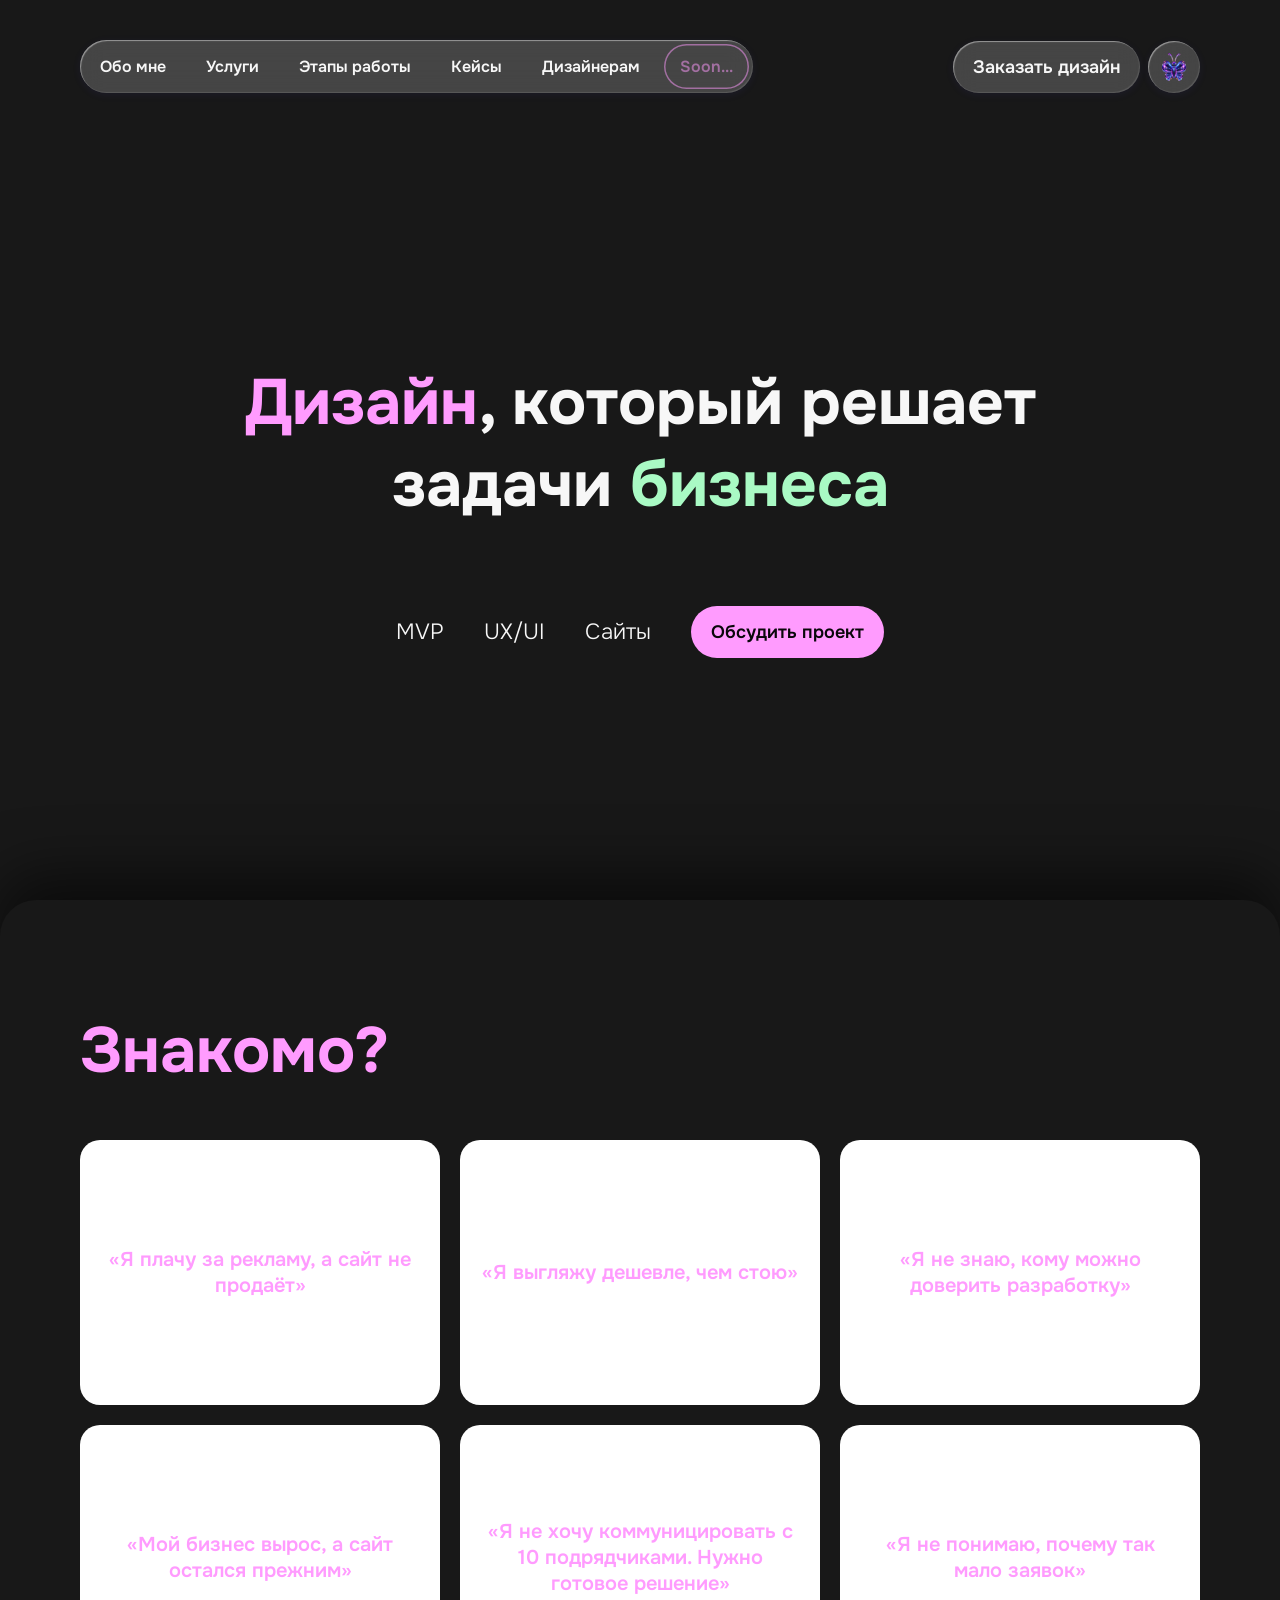
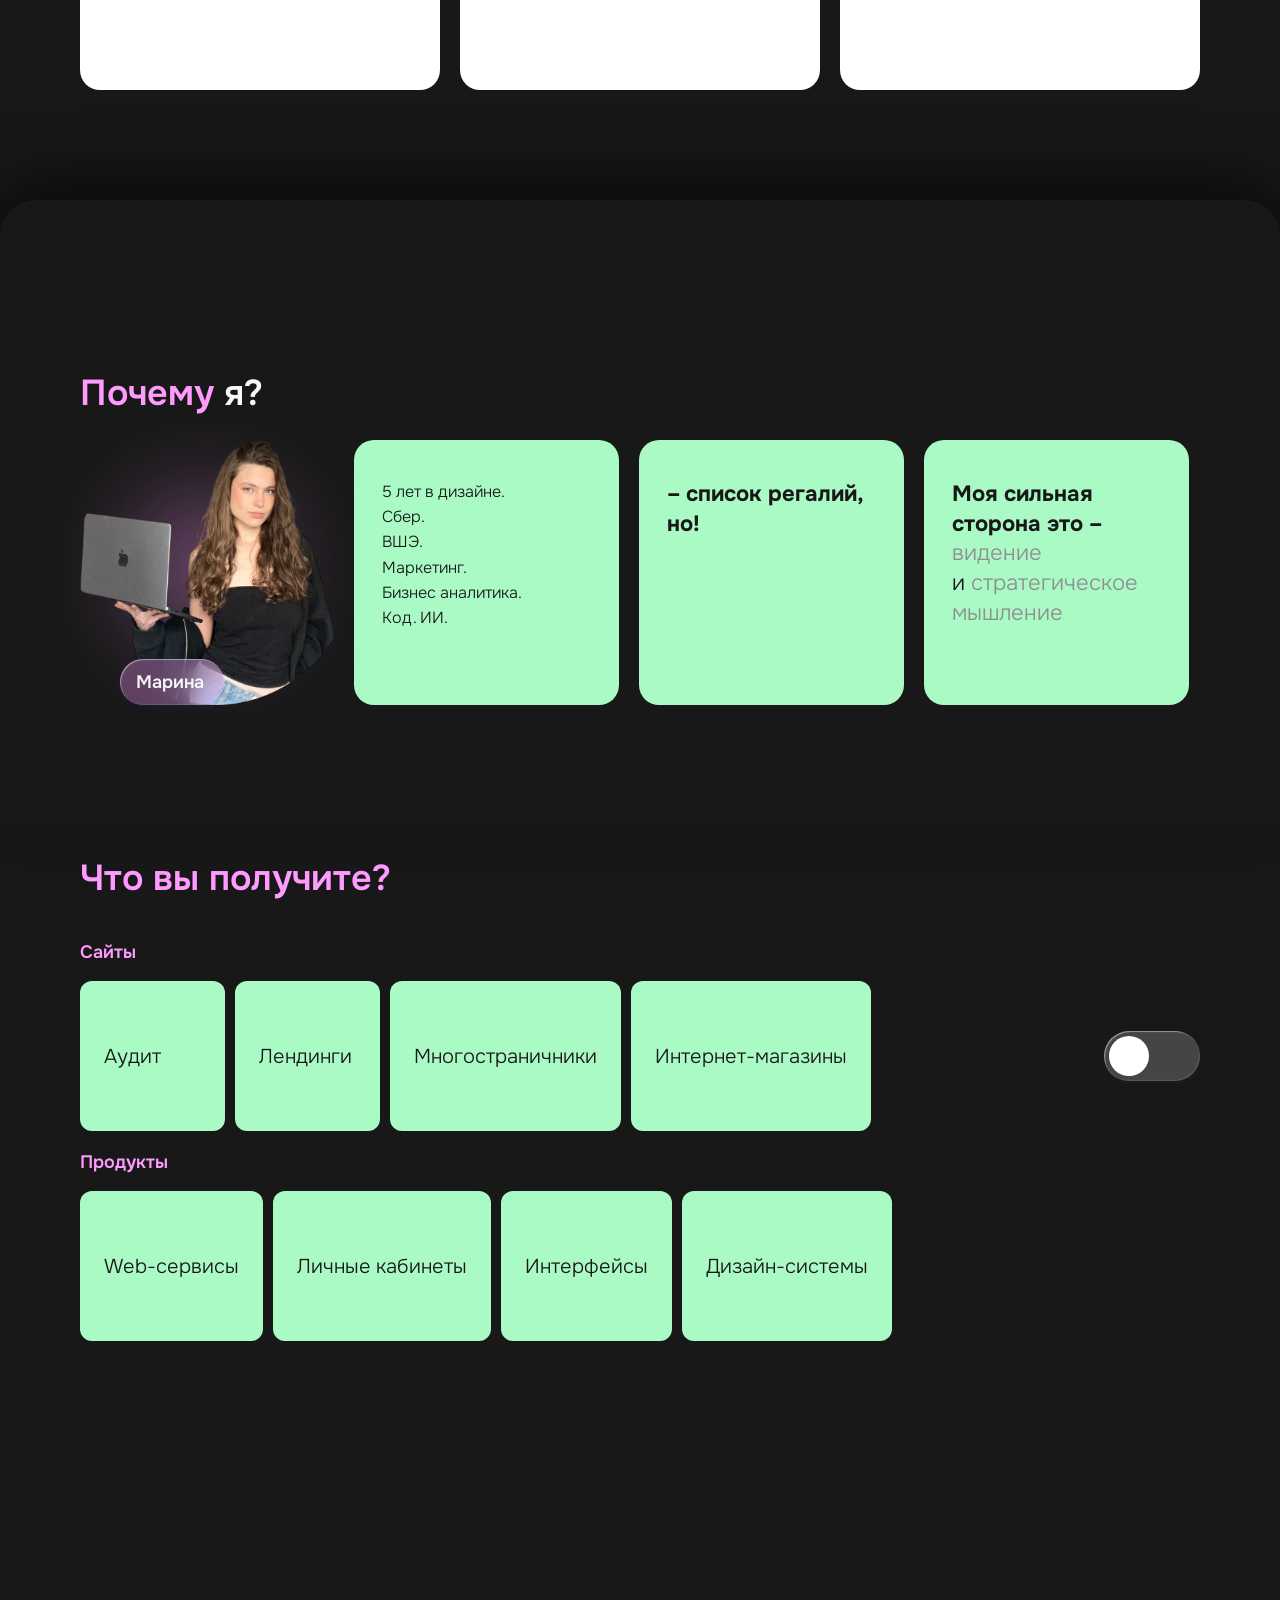
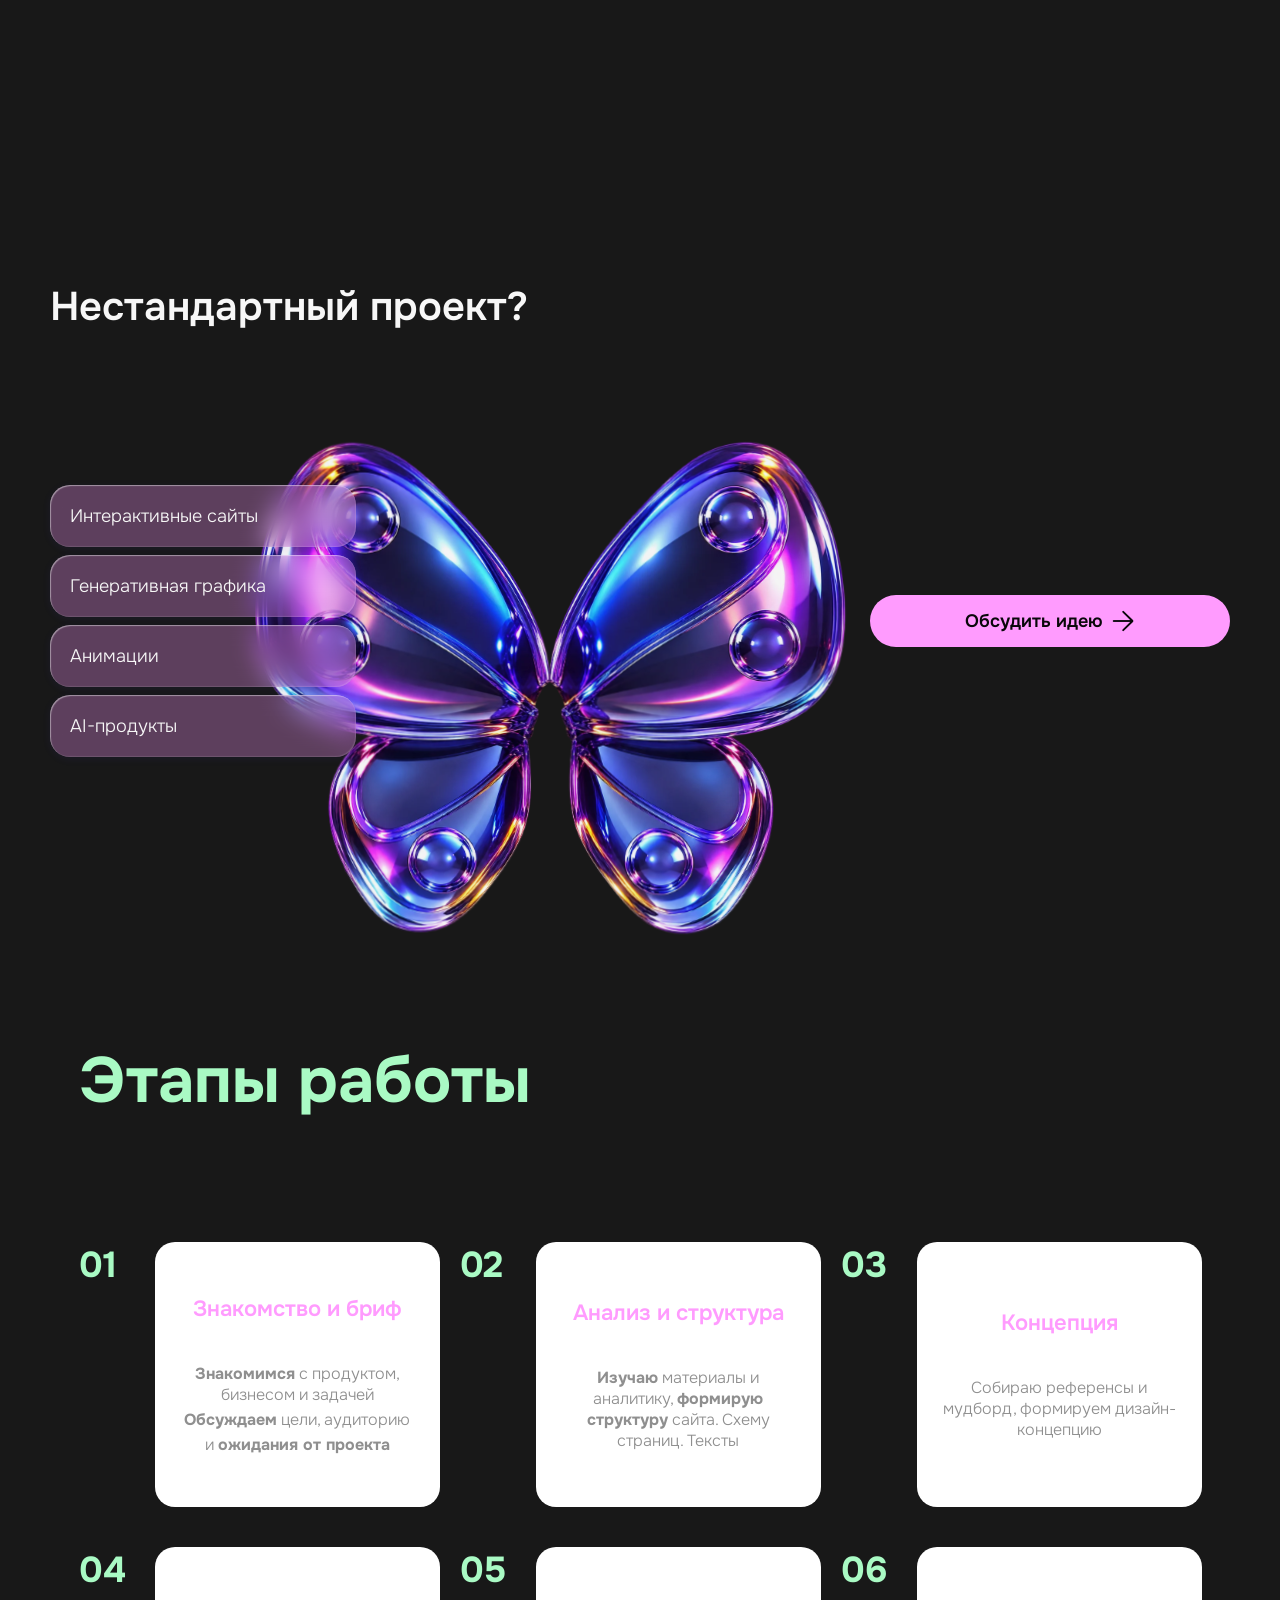
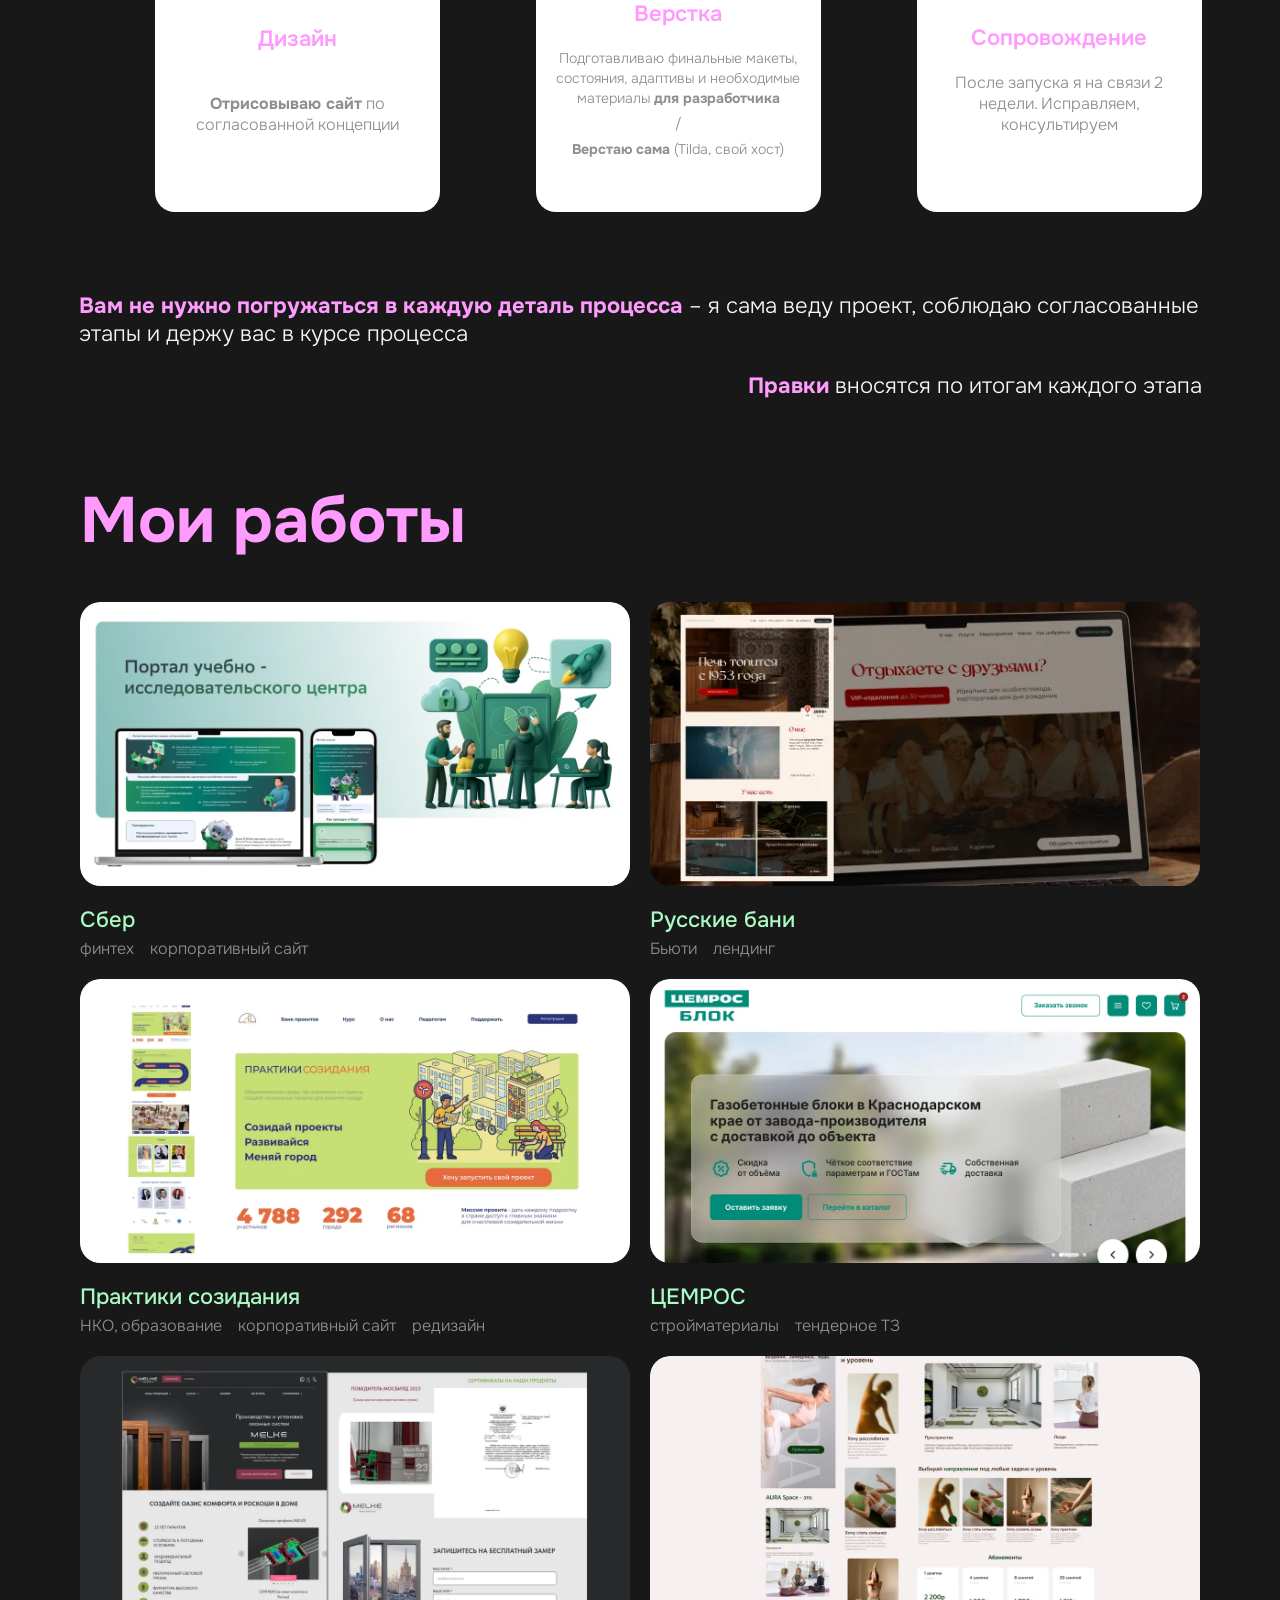
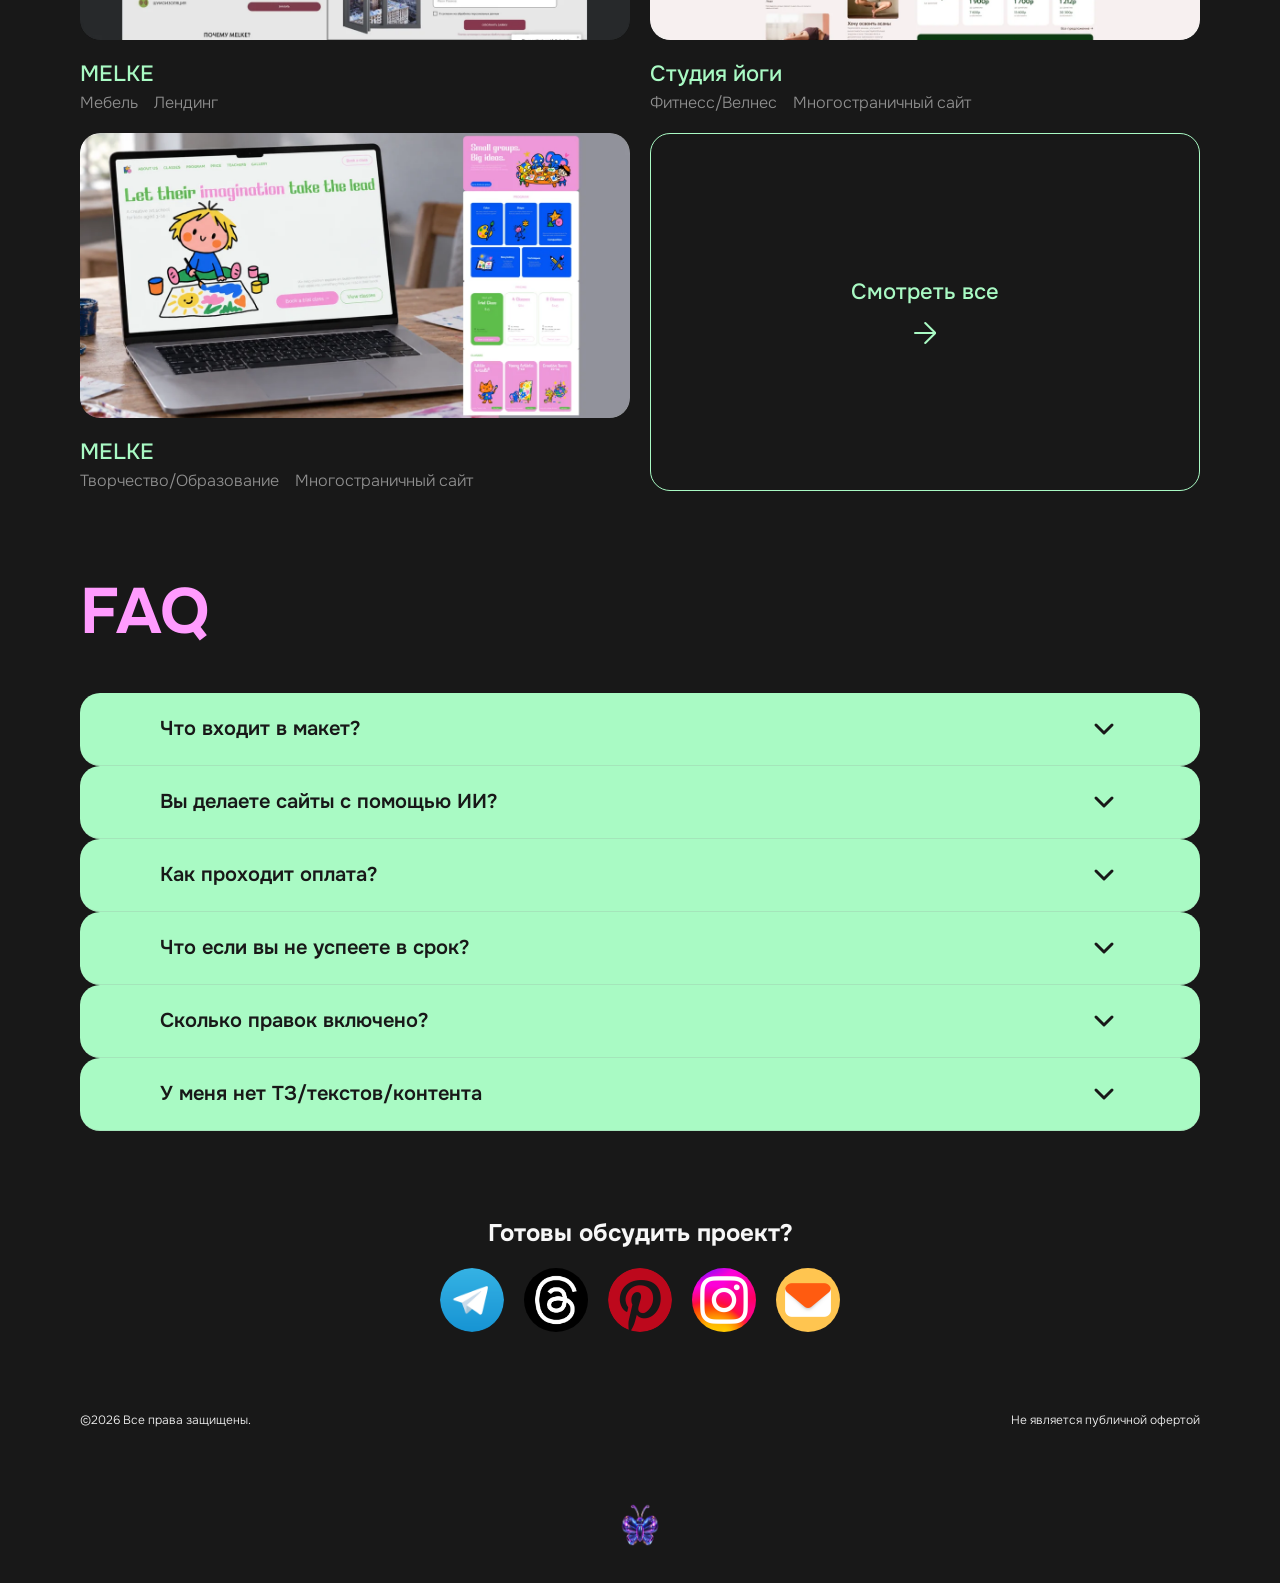
<file: index.html>
<!DOCTYPE html>
<html lang="ru">
<head>
<meta charset="UTF-8">
<meta name="viewport" content="width=device-width, initial-scale=1.0">
<title>Дизайн, который решает задачи бизнеса</title>
<link rel="icon" href="favicon.ico" sizes="any">
<link rel="icon" href="assets/icons/favicon-32.png" sizes="32x32" type="image/png">
<link rel="icon" href="assets/icons/favicon-192.png" sizes="192x192" type="image/png">
<link rel="apple-touch-icon" href="assets/icons/apple-touch-icon.png">
<link rel="preload" href="assets/fonts/Onest-VariableFont_wght.ttf" as="font" type="font/ttf" crossorigin>
<link rel="stylesheet" href="css/style.css?v=20261021">
</head>
<body>

<header class="header">
  <nav class="header__nav">
    <ul class="header__nav-list">
      <li><a href="#about" class="header__nav-link">Обо мне</a></li>
      <li><a href="#services" class="header__nav-link">Услуги</a></li>
      <li><a href="#process" class="header__nav-link">Этапы работы</a></li>
      <li><a href="#portfolio" class="header__nav-link">Кейсы</a></li>
      <li><a href="designers.html" class="header__nav-link">Дизайнерам</a></li>
      <li><a href="soon.html" class="header__nav-link header__nav-link--soon" title="Туториалы по ИИ — скоро">Soon...</a></li>
    </ul>
  </nav>

  <button type="button" class="btn btn--glass header__menu-btn" id="menuOpen"
          aria-expanded="false" aria-controls="mobileMenu">Меню</button>

  <!-- Кнопка заказа и Галя держатся вместе, поэтому они в одной обёртке -->
  <div class="header__right">
    <a href="https://t.me/qualcunodai" target="_blank" rel="noopener" data-goal="header_cta" class="btn btn--glass header__cta">
      <span class="header__cta-long">Заказать дизайн</span>
      <span class="header__cta-short">Заказать</span>
    </a>

    <!-- Галя: та же бабочка, что в фавиконке -->
    <a href="galya.html" class="btn btn--glass header__galya" data-goal="galya_open"
       title="Познакомиться с Галей" aria-label="Галя, живая бабочка">
      <img src="assets/icons/favicon-192.png" alt="" width="192" height="192" decoding="async">
    </a>
  </div>
</header>

<div class="menu" id="mobileMenu" hidden>
  <div class="menu__panel" role="dialog" aria-modal="true" aria-label="Навигация">
    <button type="button" class="menu__close" id="menuClose" aria-label="Закрыть меню">
      <svg viewBox="0 0 24 24" fill="none" aria-hidden="true"><path d="M6 6l12 12M18 6L6 18" stroke="currentColor" stroke-width="2" stroke-linecap="round"/></svg>
    </button>
    <ul class="menu__list">
      <li><a href="#about" class="menu__link">Обо мне</a></li>
      <li><a href="#services" class="menu__link">Услуги</a></li>
      <li><a href="#process" class="menu__link">Этапы работы</a></li>
      <li><a href="#portfolio" class="menu__link">Кейсы</a></li>
      <li><a href="designers.html" class="menu__link">Дизайнерам</a></li>
      <li><a href="soon.html" class="menu__link menu__link--soon">Soon...</a></li>
      <li><a href="galya.html" class="menu__link menu__link--galya" data-goal="galya_open">Галя
        <img src="assets/icons/favicon-192.png" alt="" width="192" height="192" decoding="async"></a></li>
    </ul>
  </div>
</div>

<main>

  <!-- Герой прилипает, «Почему я?» наезжает на него шторкой -->
  <div class="curtain">

  <section class="hero">
    <div class="hero__content">
      <h1 class="hero__title">
        <span class="text-main">Дизайн</span>, который решает задачи <span class="text-main-2">бизнеса</span>
      </h1>
      <div class="hero__tags-row">
        <ul class="hero__tags-list">
          <li>MVP</li>
          <li>UX/UI</li>
          <li>Сайты</li>
        </ul>
        <a href="https://t.me/qualcunodai" target="_blank" rel="noopener" class="btn btn--pink">Обсудить проект</a>
      </div>
    </div>
  </section>

  <!-- Боли клиента. Экран наползает на герой, карточки из стопки
       разлетаются по сетке — прогресс считает script.js. -->
  <section id="pains" class="pains">
    <div class="pains__content">
      <h2 class="section-title">Знакомо?</h2>
      <div class="pains__grid">
          <article class="step-card pain-card" style="--i: 0; --dx: 380px; --dy: 142px; --rot: -8deg">
            <svg class="step-card__outline" viewBox="0 0 285 265" fill="none" preserveAspectRatio="none" aria-hidden="true"><rect x="0" y="0" width="285" height="265" rx="20" stroke="currentColor" stroke-width="3" vector-effect="non-scaling-stroke"/></svg>
            <p class="step-card__title pain-card__quote">«Я плачу за рекламу, а сайт не продаёт»</p>
          </article>
          <article class="step-card pain-card" style="--i: 1; --dx: 0px; --dy: 142px; --rot: 5deg">
            <svg class="step-card__outline" viewBox="0 0 285 265" fill="none" preserveAspectRatio="none" aria-hidden="true"><rect x="0" y="0" width="285" height="265" rx="20" stroke="currentColor" stroke-width="3" vector-effect="non-scaling-stroke"/></svg>
            <p class="step-card__title pain-card__quote">«Я выгляжу дешевле, чем стою»</p>
          </article>
          <article class="step-card pain-card" style="--i: 2; --dx: -380px; --dy: 142px; --rot: -4deg">
            <svg class="step-card__outline" viewBox="0 0 285 265" fill="none" preserveAspectRatio="none" aria-hidden="true"><rect x="0" y="0" width="285" height="265" rx="20" stroke="currentColor" stroke-width="3" vector-effect="non-scaling-stroke"/></svg>
            <p class="step-card__title pain-card__quote">«Я не знаю, кому можно доверить разработку»</p>
          </article>
          <article class="step-card pain-card" style="--i: 3; --dx: 380px; --dy: -142px; --rot: 7deg">
            <svg class="step-card__outline" viewBox="0 0 285 265" fill="none" preserveAspectRatio="none" aria-hidden="true"><rect x="0" y="0" width="285" height="265" rx="20" stroke="currentColor" stroke-width="3" vector-effect="non-scaling-stroke"/></svg>
            <p class="step-card__title pain-card__quote">«Мой бизнес вырос, а сайт остался прежним»</p>
          </article>
          <article class="step-card pain-card" style="--i: 4; --dx: 0px; --dy: -142px; --rot: -6deg">
            <svg class="step-card__outline" viewBox="0 0 285 265" fill="none" preserveAspectRatio="none" aria-hidden="true"><rect x="0" y="0" width="285" height="265" rx="20" stroke="currentColor" stroke-width="3" vector-effect="non-scaling-stroke"/></svg>
            <p class="step-card__title pain-card__quote">«Я не хочу коммуницировать с 10 подрядчиками. Нужно готовое решение»</p>
          </article>
          <article class="step-card pain-card" style="--i: 5; --dx: -380px; --dy: -142px; --rot: 4deg">
            <svg class="step-card__outline" viewBox="0 0 285 265" fill="none" preserveAspectRatio="none" aria-hidden="true"><rect x="0" y="0" width="285" height="265" rx="20" stroke="currentColor" stroke-width="3" vector-effect="non-scaling-stroke"/></svg>
            <p class="step-card__title pain-card__quote">«Я не понимаю, почему так мало заявок»</p>
          </article>
      </div>
    </div>
  </section>

  <section id="about" class="about">
    <div class="about__content">
      <div class="about__heading-wrapper">
        <h2 class="about__heading"><span class="text-main">Почему</span> я?</h2>
      </div>
      <div class="about__cards-wrapper">
        <div class="about__cards-row">
          <div class="about__avatar-group">
            <div class="about__avatar-bg">
              <img src="assets/icons/about-avatar-bg.svg" alt="">
            </div>
            <div class="about__avatar-image">
              <img src="assets/images/about-avatar.webp" alt="Марина">
            </div>
            <div class="about__name-badge">Марина</div>
          </div>
          <div class="card card--about card--experience">
            <div class="card__list">
              <p>5 лет в дизайне.</p>
              <p>Сбер.</p>
              <p>ВШЭ.</p>
              <p>Маркетинг.</p>
              <p>Бизнес аналитика.</p>
              <p>Код. ИИ.</p>
            </div>
          </div>
          <div class="card card--about card--projects">
            <p class="card__lead"><strong>– список регалий, но!</strong></p>
          </div>
          <div class="card card--about card--approach">
            <p class="card__lead"><strong>Моя сильная сторона это –</strong><br>
              <span class="card__muted">видение</span><br>
              и <span class="card__muted">стратегическое мышление</span></p>
          </div>
        </div>
      </div>
    </div>
  </section>

  </div><!-- /curtain -->

  <section id="services" class="services">
    <div class="services__content">
      <div class="services__main">
        <h2 class="section-title section-title--sm">Что вы получите?</h2>
        <div class="services__tabs-wrapper">

          <div class="services__group services__group--sites">
            <p class="services__group-label">Сайты</p>
            <div class="services__cards-row">
              <button type="button" class="service-card" data-svc="audit" data-goal="svc_audit">
                <span class="service-card__title">Аудит</span>
              </button>
              <button type="button" class="service-card" data-svc="landing" data-goal="svc_landing">
                <span class="service-card__title">Лендинги</span>
              </button>
              <button type="button" class="service-card" data-svc="multipage" data-goal="svc_multipage">
                <span class="service-card__title">Многостраничники</span>
              </button>
              <button type="button" class="service-card" data-svc="shop" data-goal="svc_shop">
                <span class="service-card__title">Интернет-магазины</span>
              </button>
            </div>
            <button type="button" class="services__switch" id="funSwitch"
                    role="switch" aria-checked="false" aria-label="Режим веселья">
              <span class="services__switch-knob"></span>
            </button>
          </div>

          <div class="services__group services__group--products">
            <p class="services__group-label">Продукты</p>
            <div class="services__cards-row">
              <button type="button" class="service-card" data-svc="product" data-goal="svc_product" data-title="Web-сервисы">
                <span class="service-card__title">Web-сервисы</span>
              </button>
              <button type="button" class="service-card" data-svc="product" data-goal="svc_product" data-title="Личные кабинеты">
                <span class="service-card__title">Личные кабинеты</span>
              </button>
              <button type="button" class="service-card" data-svc="product" data-goal="svc_product" data-title="Интерфейсы">
                <span class="service-card__title">Интерфейсы</span>
              </button>
              <button type="button" class="service-card" data-svc="product" data-goal="svc_product" data-title="Дизайн-системы">
                <span class="service-card__title">Дизайн-системы</span>
              </button>
            </div>
          </div>

        </div>
      </div>

      <div class="services__switch-mobile">
        <button type="button" class="services__switch" id="funSwitchMobile"
                role="switch" aria-checked="false" aria-label="Режим веселья">
          <span class="services__switch-knob"></span>
        </button>
      </div>

      <div class="cta-banner-wrap">
        <div class="cta-banner">
        <div class="cta-banner__text">
          <p class="cta-banner__title">Макеты нужны еще вчера?</p>
          <p class="cta-banner__subtitle">Не повод экономить на деталях</p>
        </div>
          <a href="https://t.me/qualcunodai" target="_blank" rel="noopener" data-goal="urgent_cta" class="btn btn--dark">
            Обсудить срочный проект
            <svg class="btn__icon" viewBox="0 0 26 26" fill="none" aria-hidden="true"><path d="M3 13.1756L12.4107 22.7515C12.7361 23.0828 13.2639 23.0828 13.5893 22.7515L23 13.1756M13 3V21.6553" stroke="currentColor" stroke-width="2" stroke-linecap="round" stroke-linejoin="round"/></svg>
          </a>
        </div>
      </div>
    </div>
  </section>

  <section class="custom-projects">
    <div class="custom-projects__content">
      <div class="custom-projects__main">
        <h2 class="custom-projects__title">Нестандартный проект?</h2>

        <div class="custom-projects__body">
          <div class="bf" id="bf">
            <div class="bf__flight">
              <div class="bf__depart">
                <div class="bf__tilt">
                  <div class="bf__wing-box">
                    <img class="bf__layer bf__wing bf__wing--left" src="assets/images/wing-left.webp" alt="" decoding="async">
                  </div>
                  <div class="bf__wing-box">
                    <img class="bf__layer bf__wing bf__wing--right" src="assets/images/wing-right.webp" alt="" decoding="async">
                  </div>
                  <img class="bf__layer bf__body" src="assets/images/body.webp" alt="Стеклянная бабочка" decoding="async">
                </div>
              </div>
            </div>
          </div>

          <ul class="custom-projects__tags-list">
            <li class="tag">Интерактивные сайты</li>
            <li class="tag">Генеративная графика</li>
            <li class="tag">Анимации</li>
            <li class="tag">AI-продукты</li>
          </ul>
        </div>
      </div>

      <a href="https://t.me/qualcunodai" target="_blank" rel="noopener" data-goal="idea_cta" class="btn btn--pink btn--wide" id="ideaBtn">
        Обсудить идею
        <svg class="btn__icon" viewBox="0 0 26 26" fill="none" aria-hidden="true"><path d="M3 13.1756L12.4107 22.7515C12.7361 23.0828 13.2639 23.0828 13.5893 22.7515L23 13.1756M13 3V21.6553" stroke="currentColor" stroke-width="2" stroke-linecap="round" stroke-linejoin="round"/></svg>
      </a>
    </div>
  </section>

  <section id="process" class="process">
    <div class="process__content">
      <h2 class="process__title">Этапы работы</h2>
      <div class="process__steps-grid">
        <div class="process__steps-row">
          <div class="process__step">
            <span class="process__step-num">01</span>
            <div class="step-card">
              <svg class="step-card__outline" viewBox="0 0 285 265" fill="none" preserveAspectRatio="none" aria-hidden="true"><rect x="0" y="0" width="285" height="265" rx="20" stroke="currentColor" stroke-width="3" vector-effect="non-scaling-stroke"/></svg>
              <p class="step-card__title">Знакомство и бриф</p>
              <div class="step-card__text">
                <p><strong>Знакомимся</strong> с продуктом, бизнесом и задачей</p>
                <p><strong>Обсуждаем</strong> цели, аудиторию</p>
                <p>и <strong>ожидания от проекта</strong></p>
              </div>
            </div>
          </div>
          <div class="process__step">
            <span class="process__step-num">02</span>
            <div class="step-card">
              <svg class="step-card__outline" viewBox="0 0 285 265" fill="none" preserveAspectRatio="none" aria-hidden="true"><rect x="0" y="0" width="285" height="265" rx="20" stroke="currentColor" stroke-width="3" vector-effect="non-scaling-stroke"/></svg>
              <p class="step-card__title">Анализ и структура</p>
              <p class="step-card__text"><strong>Изучаю</strong> материалы и аналитику, <strong>формирую структуру</strong> сайта. Схему страниц. Тексты</p>
            </div>
          </div>
          <div class="process__step">
            <span class="process__step-num">03</span>
            <div class="step-card">
              <svg class="step-card__outline" viewBox="0 0 285 265" fill="none" preserveAspectRatio="none" aria-hidden="true"><rect x="0" y="0" width="285" height="265" rx="20" stroke="currentColor" stroke-width="3" vector-effect="non-scaling-stroke"/></svg>
              <p class="step-card__title">Концепция</p>
              <p class="step-card__text">Собираю референсы и мудборд, формируем дизайн-концепцию</p>
            </div>
          </div>
        </div>
        <div class="process__steps-row process__steps-row--bottom">
          <div class="process__steps-group">
            <div class="process__step">
              <span class="process__step-num">04</span>
              <div class="step-card">
              <svg class="step-card__outline" viewBox="0 0 285 265" fill="none" preserveAspectRatio="none" aria-hidden="true"><rect x="0" y="0" width="285" height="265" rx="20" stroke="currentColor" stroke-width="3" vector-effect="non-scaling-stroke"/></svg>
                <p class="step-card__title">Дизайн</p>
                <p class="step-card__text"><strong>Отрисовываю сайт</strong> по согласованной концепции</p>
              </div>
            </div>
            <div class="process__step">
              <span class="process__step-num">05</span>
              <div class="step-card step-card--dense">
              <svg class="step-card__outline" viewBox="0 0 285 265" fill="none" preserveAspectRatio="none" aria-hidden="true"><rect x="0" y="0" width="285" height="265" rx="20" stroke="currentColor" stroke-width="3" vector-effect="non-scaling-stroke"/></svg>
                <p class="step-card__title">Верстка</p>
                <div class="step-card__text">
                  <p>Подготавливаю финальные макеты, состояния, адаптивы и необходимые материалы <strong>для разработчика</strong></p>
                  <p class="step-card__or">/</p>
                  <p><strong>Верстаю сама</strong> (Tilda, свой хост)</p>
                </div>
              </div>
            </div>
          </div>
          <div class="process__step">
            <span class="process__step-num">06</span>
            <div class="step-card step-card--alt">
                <svg class="step-card__outline" viewBox="0 0 285 265" fill="none" preserveAspectRatio="none" aria-hidden="true"><rect x="0" y="0" width="285" height="265" rx="20" stroke="currentColor" stroke-width="3" vector-effect="non-scaling-stroke"/></svg>
              <p class="step-card__title">Сопровождение</p>
              <p class="step-card__text">После запуска я на связи 2 недели. Исправляем, консультируем</p>
            </div>
          </div>
        </div>
      </div>
      <p class="process__footer">
        <span><strong class="text-main">Вам не нужно погружаться в каждую деталь процесса</strong> – я сама веду проект, соблюдаю согласованные этапы и держу вас в курсе процесса</span>
        <span class="process__footer-note"><strong class="text-main">Правки</strong> вносятся по итогам каждого этапа</span>
      </p>
    </div>
  </section>

  <section id="portfolio" class="portfolio">
    <div class="portfolio__content">
      <div class="portfolio__main">
        <h2 class="section-title">Мои работы</h2>
        <div class="portfolio__grid">

          <a data-goal="case_open" class="portfolio-card" href="work-sber.html">
            <div class="portfolio-card__preview">
              <img src="assets/images/work-sber.webp" alt="Сбер – портал учебно-исследовательского центра">
            </div>
            <div class="portfolio-card__info">
              <p class="portfolio-card__name">Сбер</p>
              <ul class="portfolio-card__tags">
                <li>финтех</li>
                <li>корпоративный сайт</li>
              </ul>
            </div>
          </a>

          <a data-goal="case_open" class="portfolio-card" href="work-banya.html">
            <div class="portfolio-card__preview">
              <img src="assets/images/work-banya.webp" alt="Русские бани – лендинг">
            </div>
            <div class="portfolio-card__info">
              <p class="portfolio-card__name">Русские бани</p>
              <ul class="portfolio-card__tags">
                <li>Бьюти</li>
                <li>лендинг</li>
              </ul>
            </div>
          </a>

          <a data-goal="case_open" class="portfolio-card" href="work-praktiki.html">
            <div class="portfolio-card__preview">
              <img src="assets/images/work-praktiki.webp" alt="Практики созидания – редизайн сайта">
            </div>
            <div class="portfolio-card__info">
              <p class="portfolio-card__name">Практики созидания</p>
              <ul class="portfolio-card__tags">
                <li>НКО, образование</li>
                <li>корпоративный сайт</li>
                <li>редизайн</li>
              </ul>
            </div>
          </a>

          <a data-goal="case_open" class="portfolio-card" href="cemros/">
            <div class="portfolio-card__preview">
              <img src="assets/images/work-cemros.webp" alt="ЦЕМРОС БЛОК – главная страница по тендерному ТЗ">
            </div>
            <div class="portfolio-card__info">
              <p class="portfolio-card__name">ЦЕМРОС</p>
              <ul class="portfolio-card__tags">
                <li>стройматериалы</li>
                <li>тендерное ТЗ</li>
              </ul>
            </div>
          </a>

          <div class="portfolio-card portfolio-card--static">
            <div class="portfolio-card__preview">
              <img src="assets/images/work-melke.webp" alt="MELKE – лендинг оконных систем">
            </div>
            <div class="portfolio-card__info">
              <p class="portfolio-card__name">MELKE</p>
              <ul class="portfolio-card__tags">
                <li>Мебель</li>
                <li>Лендинг</li>
              </ul>
            </div>
          </div>

          <div class="portfolio-card portfolio-card--static">
            <div class="portfolio-card__preview">
              <img src="assets/images/work-yoga.webp" alt="Студия йоги – многостраничный сайт">
            </div>
            <div class="portfolio-card__info">
              <p class="portfolio-card__name">Студия йоги</p>
              <ul class="portfolio-card__tags">
                <li>Фитнесс/Велнес</li>
                <li>Многостраничный сайт</li>
              </ul>
            </div>
          </div>

          <div class="portfolio-card portfolio-card--static">
            <div class="portfolio-card__preview">
              <img src="assets/images/work-artschool.webp" alt="Детская арт-школа – многостраничный сайт">
            </div>
            <div class="portfolio-card__info">
              <p class="portfolio-card__name">MELKE</p>
              <ul class="portfolio-card__tags">
                <li>Творчество/Образование</li>
                <li>Многостраничный сайт</li>
              </ul>
            </div>
          </div>

          <!-- восьмая плитка: место ровно под неё, сетка остаётся целой -->
          <a href="404.html" data-goal="portfolio_all" class="portfolio-card portfolio-more">
            <span class="portfolio-more__box">
              <span class="portfolio-more__text">Смотреть все</span>
              <svg class="portfolio-more__icon" viewBox="0 0 26 26" fill="none" aria-hidden="true"><path d="M3 13.1756L12.4107 22.7515C12.7361 23.0828 13.2639 23.0828 13.5893 22.7515L23 13.1756M13 3V21.6553" stroke="currentColor" stroke-width="2" stroke-linecap="round" stroke-linejoin="round"/></svg>
            </span>
          </a>

        </div>
      </div>
    </div>
  </section>

  <section class="faq">
    <div class="faq__content">
      <h2 class="section-title">FAQ</h2>
      <div class="faq__list">
        <button type="button" class="faq-card">
          <div class="faq-card__row">
            <p class="faq-card__question">Что входит в макет?</p>
            <img src="assets/icons/faq-chevron.svg" alt="" class="faq-card__icon">
          </div>
          <p class="faq-card__answer">Полный комплект для разработки: все состояния компонентов (hover, ошибка, пустой экран, 404), адаптивные версии под мобильные и десктоп, и понятные материалы для передачи верстальщику.</p>
        </button>
        <button type="button" class="faq-card">
          <div class="faq-card__row">
            <p class="faq-card__question">Вы делаете сайты с помощью ИИ?</p>
            <img src="assets/icons/faq-chevron.svg" alt="" class="faq-card__icon">
          </div>
          <p class="faq-card__answer">Полноценные сайты нет. Я не считаю ИИ-генерацию самостоятельным решением для серьёзного проекта. А вот для усложнения (уникальных анимаций, нестандартных переходов, кастомного контента) можем использовать различные сервисы как инструмент.</p>
        </button>
        <button type="button" class="faq-card">
          <div class="faq-card__row">
            <p class="faq-card__question">Как проходит оплата?</p>
            <img src="assets/icons/faq-chevron.svg" alt="" class="faq-card__icon">
          </div>
          <p class="faq-card__answer">Предоплата 50%, остаток – после сдачи проекта. Для больших проектов можно разбить на этапы: оплата после каждого согласованного этапа.</p>
        </button>
        <button type="button" class="faq-card">
          <div class="faq-card__row">
            <p class="faq-card__question">Что если вы не успеете в срок?</p>
            <img src="assets/icons/faq-chevron.svg" alt="" class="faq-card__icon">
          </div>
          <p class="faq-card__answer">Закладываю запас времени при планировании, поэтому срывы случаются редко. Но если дедлайн всё же сорван по моей вине – даю скидку на проект в качестве извинения.</p>
        </button>
        <button type="button" class="faq-card">
          <div class="faq-card__row">
            <p class="faq-card__question">Сколько правок включено?</p>
            <img src="assets/icons/faq-chevron.svg" alt="" class="faq-card__icon">
          </div>
          <p class="faq-card__answer">2 правки на каждый этап.</p>
        </button>
        <button type="button" class="faq-card">
          <div class="faq-card__row">
            <p class="faq-card__question">У меня нет ТЗ/текстов/контента</p>
            <img src="assets/icons/faq-chevron.svg" alt="" class="faq-card__icon">
          </div>
          <p class="faq-card__answer">ТЗ и структуру мы формируем вместе на этапе первичного аудита – я задаю вопросы про бизнес, продукт и цели, и на основе этого предлагаю концепцию. Тексты и контент тоже не обязательно готовить заранее: могу подготовить структуру и заглушки под финальный текст, или помочь с текстом отдельно.</p>
        </button>
      </div>
    </div>
  </section>

</main>

<footer id="footer" class="footer">
  <div class="footer__content">
    <div class="footer__cta-wrapper">
      <p class="footer__title">Готовы обсудить проект?</p>
      <div class="footer__social-links">
        <a href="https://t.me/qualcunodai" target="_blank" rel="noopener" data-goal="social" class="footer__social-link" aria-label="Telegram"><img src="assets/images/social-1.png" alt="Telegram"></a>
        <a href="https://www.threads.com/@mgmdvmrn" target="_blank" rel="noopener" data-goal="social" class="footer__social-link" aria-label="Threads"><img src="assets/images/social-2.png" alt="Threads"></a>
        <a href="https://www.pinterest.com/mgmdvmrndesign/" target="_blank" rel="noopener" data-goal="social" class="footer__social-link" aria-label="Pinterest"><img src="assets/images/social-5.png" alt="Pinterest"></a>
        <span class="footer__social-link" aria-label="Instagram"><img src="assets/images/social-4.png" alt="Instagram"></span>
        <a href="https://mail.yandex.ru/compose?to=mamagomedova_2%40edu.hse.ru" target="_blank" rel="noopener" data-goal="social" class="footer__social-link" aria-label="Написать письмо"><img src="assets/images/social-3.png" alt="Почта"></a>
      </div>
    </div>
    <div class="footer__legal">
      <p>©2026 Все права защищены.</p>
      <p>Не является публичной офертой</p>
    </div>
  </div>
</footer>

<!-- Пасхалка: бабочка под подвалом -->
<a href="esli-by.html" class="egg" data-goal="egg_butterfly"
   title="Нажми меня"
   aria-label="Как бы выглядел мой сайт, если бы не общественное мнение">
  <img class="egg__bf" src="assets/icons/favicon-192.png" alt="" width="192" height="192" decoding="async">
</a>

<!-- ============ Попапы услуг ============ -->
<!-- Тексты правятся прямо здесь, в блоках template ниже. Разметку вокруг трогать не нужно. -->

<dialog class="svcm" id="svcModal" aria-labelledby="svcmTitle">
  <div class="svcm__panel">
    <button type="button" class="svcm__close" id="svcmClose" aria-label="Закрыть">
      <svg viewBox="0 0 24 24" fill="none" aria-hidden="true"><path d="M6 6l12 12M18 6L6 18" stroke="currentColor" stroke-width="2" stroke-linecap="round"/></svg>
    </button>
    <div class="svcm__scroll">
      <div class="svcm__body" id="svcmBody"></div>
    </div>
    <div class="svcm__foot">
      <a href="https://t.me/qualcunodai" target="_blank" rel="noopener" data-goal="service_cta" class="btn btn--dark svcm__cta">
        Обсудить проект
        <svg class="btn__icon" viewBox="0 0 26 26" fill="none" aria-hidden="true"><path d="M3 13.1756L12.4107 22.7515C12.7361 23.0828 13.2639 23.0828 13.5893 22.7515L23 13.1756M13 3V21.6553" stroke="currentColor" stroke-width="2" stroke-linecap="round" stroke-linejoin="round"/></svg>
      </a>
    </div>
  </div>
</dialog>

<template id="svc-audit">
  <h3 class="svcm__title" id="svcmTitle">
    <img class="svcm__bf" src="assets/icons/favicon-192.png" alt="" width="192" height="192" aria-hidden="true">
    <span>Аудит</span>
  </h3>
  <p class="svcm__lead">Разбор готового сайта: показываю, что мешает людям дойти до заявки, и что с этим делать.</p>

  <div class="svcm__tiers">
    <div class="svcm__tier">
      <p class="svcm__tier-name">Базовый</p>
      <p class="svcm__tier-desc">Прохожу по сайту глазами пользователя: UX, тексты, SEO, дизайн</p>
      <p class="svcm__tier-price">от 10 000 ₽ <span>|</span> 1–3 дня</p>
    </div>
    <div class="svcm__tier">
      <p class="svcm__tier-name">С аналитикой</p>
      <p class="svcm__tier-desc">То же самое плюс разбор ваших метрик: где именно падает конверсия и почему</p>
      <p class="svcm__tier-price">от 15 000 ₽ <span>|</span> 1–3 дня</p>
    </div>
  </div>

  <p class="svcm__sub">Что входит в базовый:</p>
  <ul class="svcm__list">
    <li>Прохожу сценарии как пользователь – ищу места, где непонятно или неудобно</li>
    <li>Ловлю баги вёрстки и поведения на мобильном и на десктопе</li>
    <li>Разбираю тексты: о том ли вы говорите и слышит ли это ваша аудитория</li>
    <li>Смотрю, где проседает SEO</li>
    <li>Показываю, какие дизайн-решения можно усилить</li>
  </ul>

  <p class="svcm__sub">С аналитикой – дополнительно:</p>
  <ul class="svcm__list">
    <li>Смотрю Яндекс.Метрику или аналитику Тильды, если дадите доступ</li>
    <li>Нахожу шаг воронки, на котором вы теряете людей</li>
    <li>Разбираю, почему бросают форму заявки, а не просто фиксирую, что бросают</li>
  </ul>

  <p class="svcm__note">Перед стартом коротко расспрошу о бизнесе – без понимания, кому и что вы продаёте, аудит превращается в список придирок.</p>
</template>

<template id="svc-landing">
  <h3 class="svcm__title" id="svcmTitle">
    <img class="svcm__bf" src="assets/icons/favicon-192.png" alt="" width="192" height="192" aria-hidden="true">
    <span>Лендинг</span>
  </h3>
  <p class="svcm__lead">Одностраничный сайт под одну задачу: услуга, продукт, промо, запись, лонгрид.</p>
  <p class="svcm__price">от 70 000 ₽ <span>|</span> от 2 недель</p>

  <p class="svcm__sub">Что входит в стоимость:</p>
  <ul class="svcm__list">
    <li>Смотрю конкурентов – чтобы вы понимали, чем отличаетесь и за счёт чего выделяться</li>
    <li>Разбираю ваши текущие метрики, если они есть: где слабые места и точки роста</li>
    <li>Изучаю, как устроен ваш бизнес – от этого зависит структура сайта</li>
    <li>Структура и прототип</li>
    <li>Мудборд и дизайн-концепция</li>
    <li>Дизайн всех блоков и адаптив</li>
    <li>2 круга правок на каждом этапе с согласованием</li>
    <li>Две недели на связи после запуска</li>
  </ul>

  <p class="svcm__sub">От чего зависит цена:</p>
  <ul class="svcm__list svcm__list--muted">
    <li>Объём лендинга</li>
    <li>Нужны ли анимации</li>
    <li>Есть ли готовые тексты и контент – или их пишу и генерирую я</li>
    <li>Нужны ли интеграции и подключение форм</li>
    <li>Нужна ли вёрстка с моей стороны и на какой платформе</li>
  </ul>

</template>

<template id="svc-multipage">
  <h3 class="svcm__title" id="svcmTitle">
    <img class="svcm__bf" src="assets/icons/favicon-192.png" alt="" width="192" height="192" aria-hidden="true">
    <span>Многостраничный сайт</span>
  </h3>
  <p class="svcm__lead">Сайт компании или агентства, портфолио, сайт школы, персональный сайт.</p>
  <p class="svcm__price">от 120 000 ₽ <span>|</span> от месяца</p>

  <p class="svcm__sub">Что входит в стоимость:</p>
  <ul class="svcm__list">
    <li>Смотрю конкурентов – чтобы вы понимали, чем отличаетесь и за счёт чего выделяться</li>
    <li>Разбираю ваши текущие метрики, если они есть: где слабые места и точки роста</li>
    <li>Изучаю, как устроен ваш бизнес – от этого зависит структура сайта</li>
    <li>Сценарий пользовательского пути для каждого сегмента аудитории</li>
    <li>Структура разделов, навигация и прототип</li>
    <li>Мудборд и дизайн-концепция</li>
    <li>Дизайн всех страниц и адаптив</li>
    <li>2 круга правок на каждом этапе с согласованием</li>
    <li>Две недели на связи после запуска</li>
  </ul>

  <p class="svcm__sub">От чего зависит цена:</p>
  <ul class="svcm__list svcm__list--muted">
    <li>Количество страниц и глубина структуры</li>
    <li>Нужны ли анимации</li>
    <li>Есть ли готовые тексты и контент – или их пишу и генерирую я</li>
    <li>Нужны ли интеграции и подключение форм</li>
    <li>Нужна ли вёрстка с моей стороны и на какой платформе</li>
  </ul>

</template>

<template id="svc-shop">
  <h3 class="svcm__title" id="svcmTitle">
    <img class="svcm__bf" src="assets/icons/favicon-192.png" alt="" width="192" height="192" aria-hidden="true">
    <span>Интернет-магазин</span>
  </h3>
  <p class="svcm__lead">Каталог товаров, карточки, корзина и оплата.</p>
  <p class="svcm__price">от 200 000 ₽ <span>|</span> от 5 недель</p>

  <p class="svcm__sub">Что входит в стоимость:</p>
  <ul class="svcm__list">
    <li>Смотрю конкурентов – чтобы вы понимали, чем отличаетесь и за счёт чего выделяться</li>
    <li>Разбираю ваши текущие метрики, если они есть: где слабые места и точки роста</li>
    <li>Изучаю, как устроен ваш бизнес – от этого зависит структура каталога</li>
    <li>Структура каталога, фильтры и карточка товара</li>
    <li>Корзина и сценарий оформления заказа</li>
    <li>Мудборд и дизайн-концепция</li>
    <li>Дизайн всех страниц и адаптив</li>
    <li>2 круга правок на каждом этапе с согласованием</li>
    <li>Две недели на связи после запуска</li>
  </ul>

  <p class="svcm__sub">От чего зависит цена:</p>
  <ul class="svcm__list svcm__list--muted">
    <li>Количество товаров и сложность каталога</li>
    <li>Нужны ли анимации</li>
    <li>Есть ли готовые тексты, фото товаров и описания</li>
    <li>Подключение оплаты, доставки и выгрузки товаров</li>
    <li>Нужна ли вёрстка с моей стороны и на какой платформе</li>
  </ul>

</template>

<template id="svc-product">
  <h3 class="svcm__title" id="svcmTitle">
    <img class="svcm__bf" src="assets/icons/favicon-192.png" alt="" width="192" height="192" aria-hidden="true">
    <span data-title-slot>Продукты</span>
  </h3>
  <p class="svcm__lead">Такие проекты не укладываются в прайс. Объём, сроки и стоимость обсуждаем индивидуально – под конкретную задачу и то, что уже есть на руках.</p>
</template>

<script src="js/script.js?v=20261021"></script>
<script src="js/analytics.js"></script>
</body>
</html>
</file>
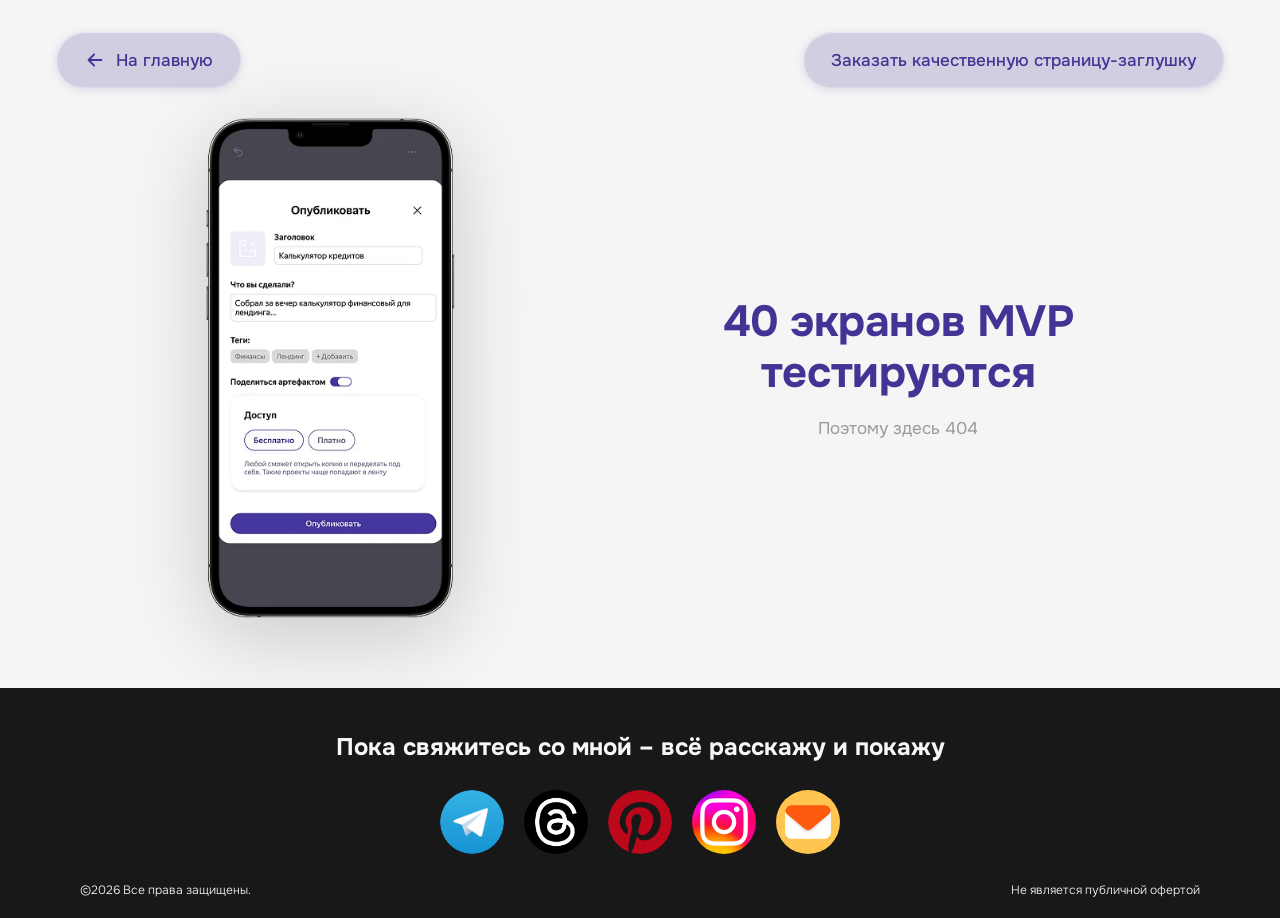
<file: case-aihub.html>
<!DOCTYPE html>
<html lang="ru">
<head>
<meta charset="UTF-8">
<meta name="viewport" content="width=device-width, initial-scale=1.0">
<title>AiHub – кейс в работе</title>
<link rel="icon" href="favicon.ico" sizes="any">
<link rel="icon" href="assets/icons/favicon-32.png" sizes="32x32" type="image/png">
<link rel="icon" href="assets/icons/favicon-192.png" sizes="192x192" type="image/png">
<link rel="apple-touch-icon" href="assets/icons/apple-touch-icon.png">
<link rel="preload" href="assets/fonts/Onest-VariableFont_wght.ttf" as="font" type="font/ttf" crossorigin>
<link rel="stylesheet" href="css/case.css?v=20261021">
<style>:root { --accent: #423494; --accent-rgb: 66, 52, 148; }</style>
</head>
<body>

<div class="case-top">
  <a href="index.html#portfolio" class="case-btn">
    <svg class="case-btn__arrow" viewBox="0 0 24 24" fill="none" aria-hidden="true"><path d="M19 12H5M11 6l-6 6 6 6" stroke="currentColor" stroke-width="2" stroke-linecap="round" stroke-linejoin="round"/></svg>
    На главную
  </a>
  <a href="https://t.me/qualcunodai" target="_blank" rel="noopener" data-goal="stub_cta" class="case-btn">Заказать качественную страницу-заглушку</a>
</div>

<main class="case-main">
  <div class="case-trio">
    <img src="assets/images/case-aihub-phone.webp" alt="Экран публикации" class="case-phone" width="314" height="626">
    <div class="case-text">
      <h1 class="case-title accent">40 экранов MVP тестируются</h1>
      <p class="case-caption">Поэтому здесь 404</p>
    </div>
  </div>
</main>

<footer class="case-footer">
  <div class="case-footer__inner">
    <p class="case-footer__title">Пока свяжитесь со мной – всё расскажу и покажу</p>
    <div class="case-footer__socials">
      <a href="https://t.me/qualcunodai" target="_blank" rel="noopener" data-goal="social" class="case-footer__social" aria-label="Telegram"><img src="assets/images/social-1.png" alt="Telegram"></a>
      <a href="https://www.threads.com/@mgmdvmrn" target="_blank" rel="noopener" data-goal="social" class="case-footer__social" aria-label="Threads"><img src="assets/images/social-2.png" alt="Threads"></a>
      <a href="https://www.pinterest.com/mgmdvmrndesign/" target="_blank" rel="noopener" data-goal="social" class="case-footer__social" aria-label="Pinterest"><img src="assets/images/social-5.png" alt="Pinterest"></a>
      <span class="case-footer__social" aria-label="Instagram"><img src="assets/images/social-4.png" alt="Instagram"></span>
      <a href="https://mail.yandex.ru/compose?to=mamagomedova_2%40edu.hse.ru" target="_blank" rel="noopener" data-goal="social" class="case-footer__social" aria-label="Написать письмо"><img src="assets/images/social-3.png" alt="Почта"></a>
    </div>
  </div>
  <div class="case-footer__legal">
    <p>©2026 Все права защищены.</p>
    <p>Не является публичной офертой</p>
  </div>
</footer>

<script src="js/analytics.js?v=20261021"></script>
</body>
</html>
</file>
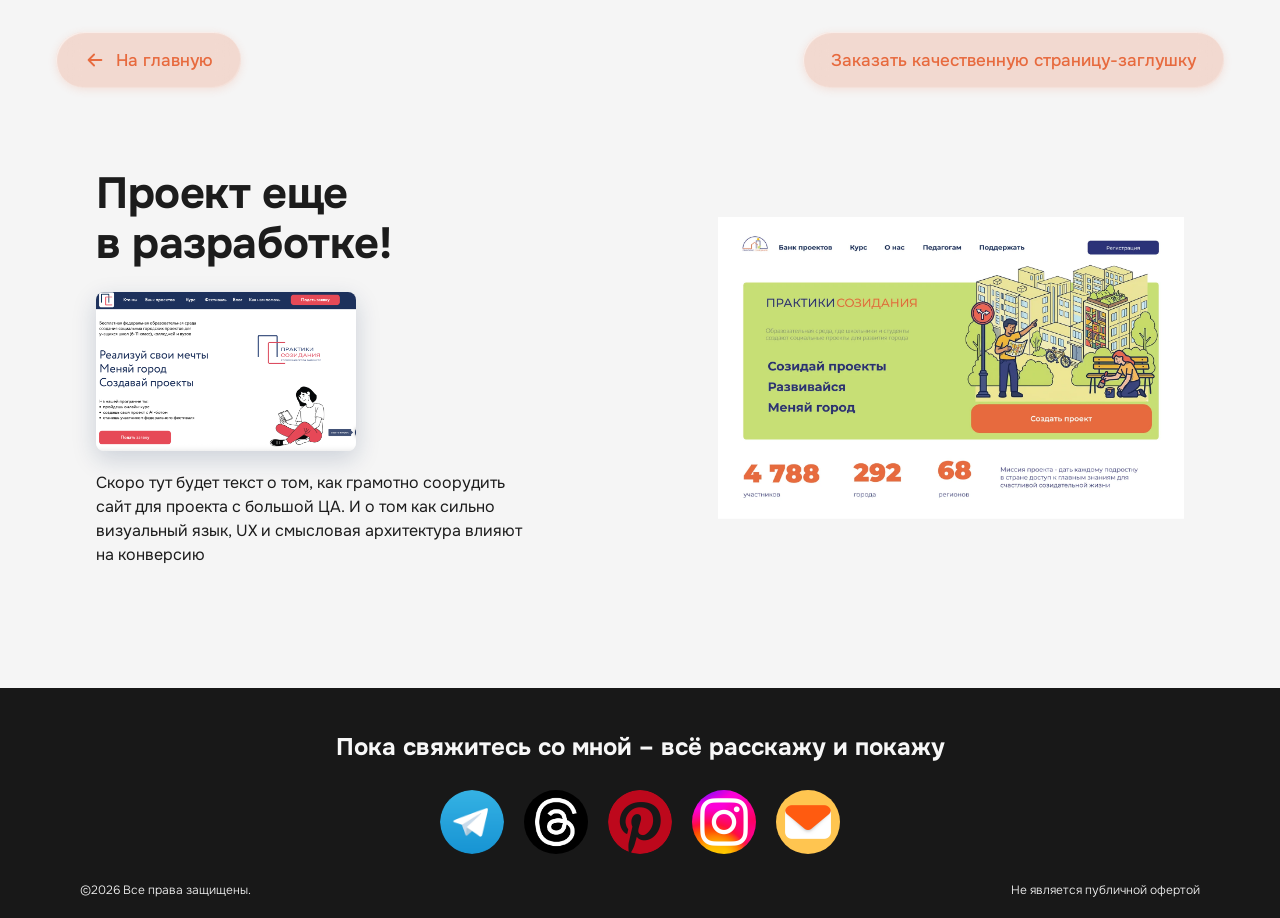
<file: case-praktiki.html>
<!DOCTYPE html>
<html lang="ru">
<head>
<meta charset="UTF-8">
<meta name="viewport" content="width=device-width, initial-scale=1.0">
<title>Практики созидания – кейс в работе</title>
<link rel="icon" href="favicon.ico" sizes="any">
<link rel="icon" href="assets/icons/favicon-32.png" sizes="32x32" type="image/png">
<link rel="icon" href="assets/icons/favicon-192.png" sizes="192x192" type="image/png">
<link rel="apple-touch-icon" href="assets/icons/apple-touch-icon.png">
<link rel="preload" href="assets/fonts/Onest-VariableFont_wght.ttf" as="font" type="font/ttf" crossorigin>
<link rel="stylesheet" href="css/case.css">
<style>:root { --accent: #E76A3E; --accent-rgb: 231, 106, 62; }</style>
</head>
<body>

<div class="case-top">
  <a href="index.html#portfolio" class="case-btn">
    <svg class="case-btn__arrow" viewBox="0 0 24 24" fill="none" aria-hidden="true"><path d="M19 12H5M11 6l-6 6 6 6" stroke="currentColor" stroke-width="2" stroke-linecap="round" stroke-linejoin="round"/></svg>
    На главную
  </a>
  <a href="https://t.me/qualcunodai" target="_blank" rel="noopener" data-goal="stub_cta" class="case-btn">Заказать качественную страницу-заглушку</a>
</div>

<main class="case-main">
  <div class="case-split">
    <div class="case-text">
      <h1 class="case-title">Проект еще<br>в разработке!</h1>
      <img src="assets/images/portfolio-praktiki-old.png" alt="Сайт до редизайна" class="case-before">
      <p class="case-body">Скоро тут будет текст о том, как грамотно соорудить сайт для проекта с большой ЦА. И о том как сильно визуальный язык, UX и смысловая архитектура влияют на конверсию</p>
    </div>
    <img src="assets/images/case-praktiki-new.webp" class="case-media" alt="Сайт после редизайна" width="1600" height="1040">
  </div>
</main>

<footer class="case-footer">
  <div class="case-footer__inner">
    <p class="case-footer__title">Пока свяжитесь со мной – всё расскажу и покажу</p>
    <div class="case-footer__socials">
      <a href="https://t.me/qualcunodai" target="_blank" rel="noopener" data-goal="social" class="case-footer__social" aria-label="Telegram"><img src="assets/images/social-1.png" alt="Telegram"></a>
      <a href="https://www.threads.com/@mgmdvmrn" target="_blank" rel="noopener" data-goal="social" class="case-footer__social" aria-label="Threads"><img src="assets/images/social-2.png" alt="Threads"></a>
      <a href="https://www.pinterest.com/mgmdvmrndesign/" target="_blank" rel="noopener" data-goal="social" class="case-footer__social" aria-label="Pinterest"><img src="assets/images/social-5.png" alt="Pinterest"></a>
      <span class="case-footer__social" aria-label="Instagram"><img src="assets/images/social-4.png" alt="Instagram"></span>
      <a href="https://mail.yandex.ru/compose?to=mamagomedova_2%40edu.hse.ru" target="_blank" rel="noopener" data-goal="social" class="case-footer__social" aria-label="Написать письмо"><img src="assets/images/social-3.png" alt="Почта"></a>
    </div>
  </div>
  <div class="case-footer__legal">
    <p>©2026 Все права защищены.</p>
    <p>Не является публичной офертой</p>
  </div>
</footer>

<script src="js/analytics.js"></script>
</body>
</html>
</file>
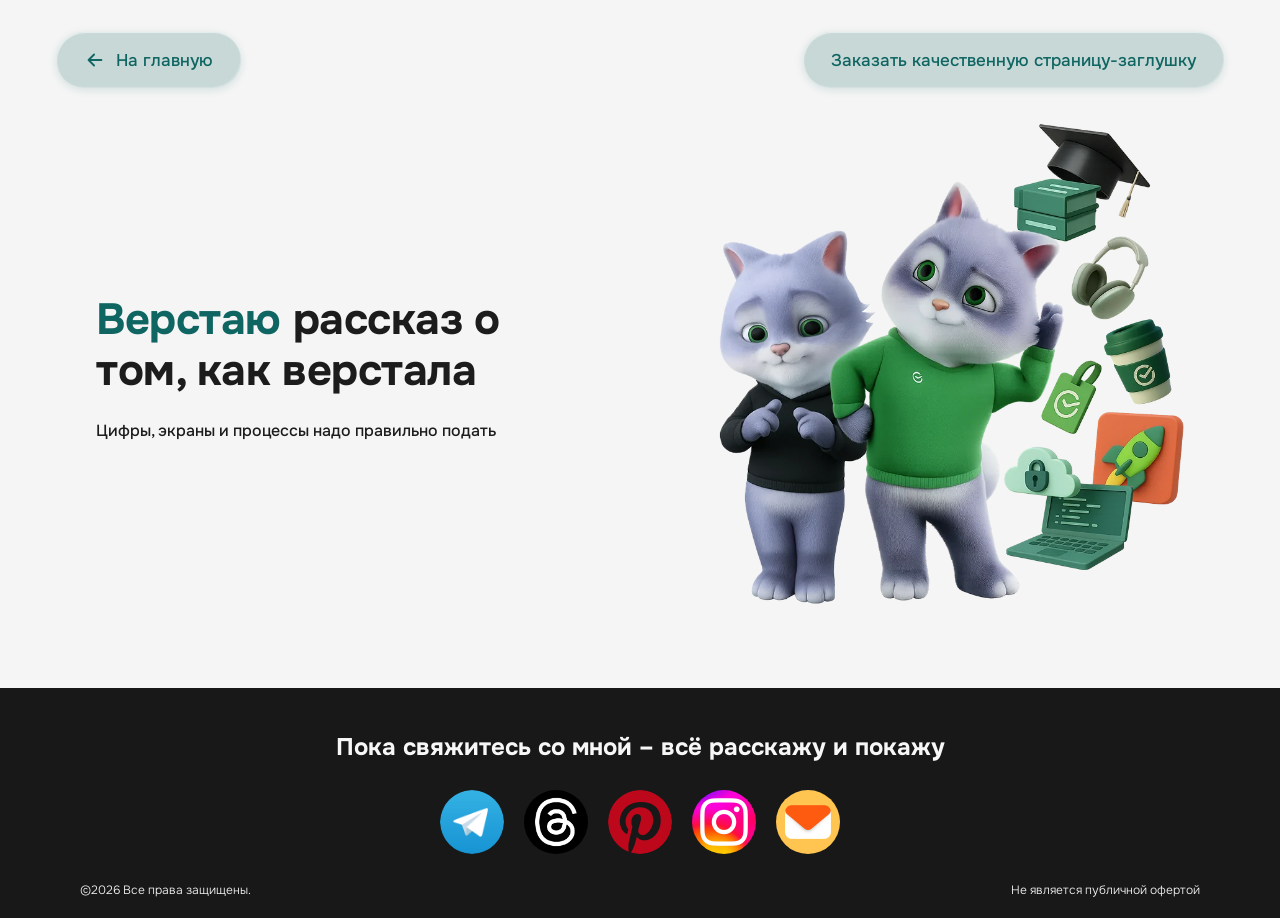
<file: case-sber.html>
<!DOCTYPE html>
<html lang="ru">
<head>
<meta charset="UTF-8">
<meta name="viewport" content="width=device-width, initial-scale=1.0">
<title>Сбер – кейс в работе</title>
<link rel="icon" href="favicon.ico" sizes="any">
<link rel="icon" href="assets/icons/favicon-32.png" sizes="32x32" type="image/png">
<link rel="icon" href="assets/icons/favicon-192.png" sizes="192x192" type="image/png">
<link rel="apple-touch-icon" href="assets/icons/apple-touch-icon.png">
<link rel="preload" href="assets/fonts/Onest-VariableFont_wght.ttf" as="font" type="font/ttf" crossorigin>
<link rel="stylesheet" href="css/case.css">
<style>:root { --accent: #0F6561; --accent-rgb: 15, 101, 97; }</style>
</head>
<body>

<div class="case-top">
  <a href="index.html#portfolio" class="case-btn">
    <svg class="case-btn__arrow" viewBox="0 0 24 24" fill="none" aria-hidden="true"><path d="M19 12H5M11 6l-6 6 6 6" stroke="currentColor" stroke-width="2" stroke-linecap="round" stroke-linejoin="round"/></svg>
    На главную
  </a>
  <a href="https://t.me/qualcunodai" target="_blank" rel="noopener" data-goal="stub_cta" class="case-btn">Заказать качественную страницу-заглушку</a>
</div>

<main class="case-main">
  <div class="case-split">
    <div class="case-text">
      <h1 class="case-title"><span class="accent">Верстаю</span> рассказ о том, как верстала</h1>
      <p class="case-note">Цифры, экраны и процессы надо правильно подать</p>
    </div>
    <img src="assets/images/case-sber-cats.webp" class="case-media" alt="Иллюстрация к кейсу Сбера" width="749" height="805">
  </div>
</main>

<footer class="case-footer">
  <div class="case-footer__inner">
    <p class="case-footer__title">Пока свяжитесь со мной – всё расскажу и покажу</p>
    <div class="case-footer__socials">
      <a href="https://t.me/qualcunodai" target="_blank" rel="noopener" data-goal="social" class="case-footer__social" aria-label="Telegram"><img src="assets/images/social-1.png" alt="Telegram"></a>
      <a href="https://www.threads.com/@mgmdvmrn" target="_blank" rel="noopener" data-goal="social" class="case-footer__social" aria-label="Threads"><img src="assets/images/social-2.png" alt="Threads"></a>
      <a href="https://www.pinterest.com/mgmdvmrndesign/" target="_blank" rel="noopener" data-goal="social" class="case-footer__social" aria-label="Pinterest"><img src="assets/images/social-5.png" alt="Pinterest"></a>
      <span class="case-footer__social" aria-label="Instagram"><img src="assets/images/social-4.png" alt="Instagram"></span>
      <a href="https://mail.yandex.ru/compose?to=mamagomedova_2%40edu.hse.ru" target="_blank" rel="noopener" data-goal="social" class="case-footer__social" aria-label="Написать письмо"><img src="assets/images/social-3.png" alt="Почта"></a>
    </div>
  </div>
  <div class="case-footer__legal">
    <p>©2026 Все права защищены.</p>
    <p>Не является публичной офертой</p>
  </div>
</footer>

<script src="js/analytics.js"></script>
</body>
</html>
</file>
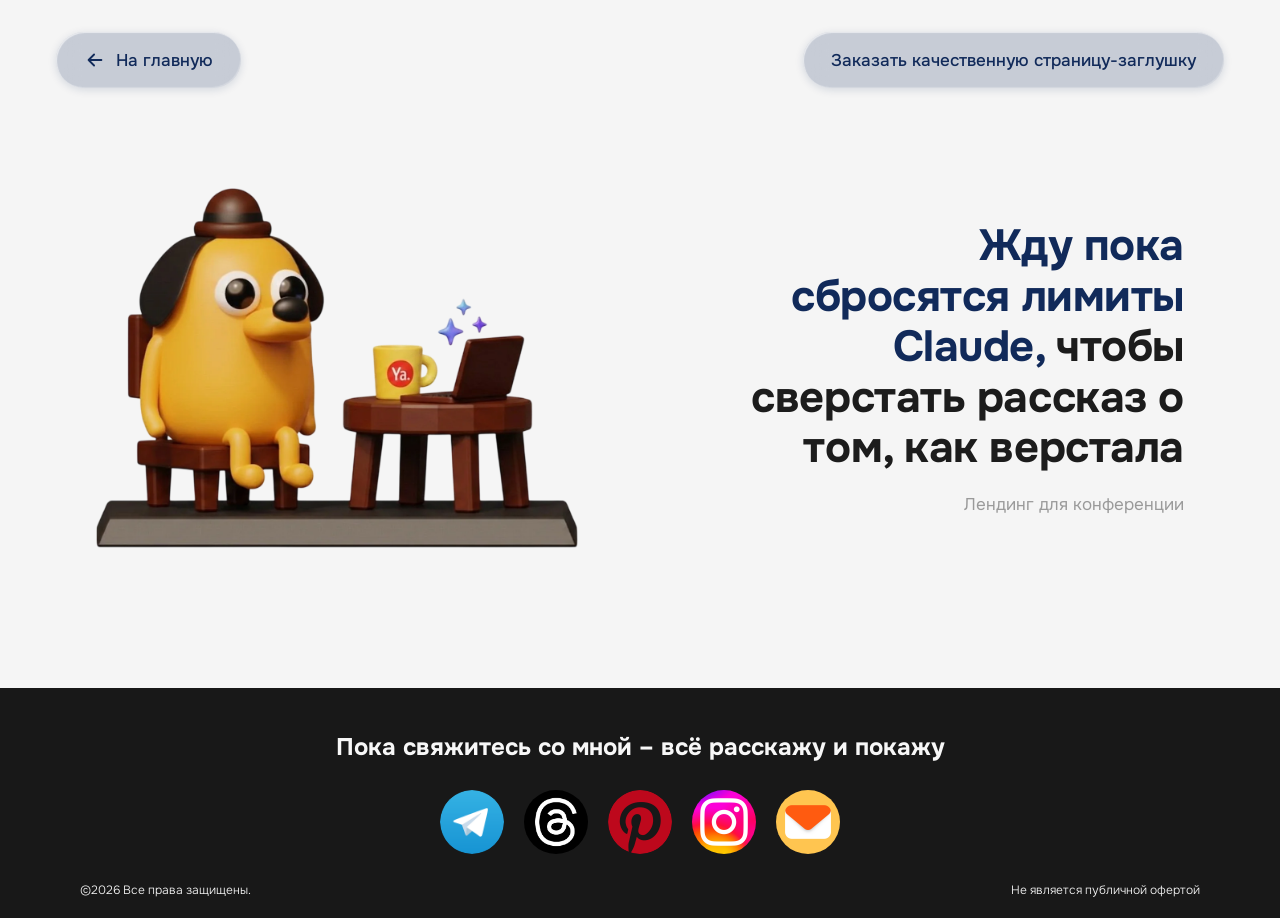
<file: case-yandex.html>
<!DOCTYPE html>
<html lang="ru">
<head>
<meta charset="UTF-8">
<meta name="viewport" content="width=device-width, initial-scale=1.0">
<title>Яндекс – кейс в работе</title>
<link rel="icon" href="favicon.ico" sizes="any">
<link rel="icon" href="assets/icons/favicon-32.png" sizes="32x32" type="image/png">
<link rel="icon" href="assets/icons/favicon-192.png" sizes="192x192" type="image/png">
<link rel="apple-touch-icon" href="assets/icons/apple-touch-icon.png">
<link rel="preload" href="assets/fonts/Onest-VariableFont_wght.ttf" as="font" type="font/ttf" crossorigin>
<link rel="stylesheet" href="css/case.css?v=20261021">
<style>:root { --accent: #112A5A; --accent-rgb: 17, 42, 90; }</style>
</head>
<body>

<div class="case-top">
  <a href="index.html#portfolio" class="case-btn">
    <svg class="case-btn__arrow" viewBox="0 0 24 24" fill="none" aria-hidden="true"><path d="M19 12H5M11 6l-6 6 6 6" stroke="currentColor" stroke-width="2" stroke-linecap="round" stroke-linejoin="round"/></svg>
    На главную
  </a>
  <a href="https://t.me/qualcunodai" target="_blank" rel="noopener" data-goal="stub_cta" class="case-btn">Заказать качественную страницу-заглушку</a>
</div>

<main class="case-main">
  <div class="case-split case-split--reverse">
    <img src="assets/images/case-yandex-dog.webp" class="case-media" alt="Иллюстрация к кейсу Яндекса" width="1200" height="897">
    <div class="case-text">
      <h1 class="case-title"><span class="accent">Жду пока сбросятся лимиты Claude,</span> чтобы сверстать рассказ о том, как верстала</h1>
      <p class="case-caption">Лендинг для конференции</p>
    </div>
  </div>
</main>

<footer class="case-footer">
  <div class="case-footer__inner">
    <p class="case-footer__title">Пока свяжитесь со мной – всё расскажу и покажу</p>
    <div class="case-footer__socials">
      <a href="https://t.me/qualcunodai" target="_blank" rel="noopener" data-goal="social" class="case-footer__social" aria-label="Telegram"><img src="assets/images/social-1.png" alt="Telegram"></a>
      <a href="https://www.threads.com/@mgmdvmrn" target="_blank" rel="noopener" data-goal="social" class="case-footer__social" aria-label="Threads"><img src="assets/images/social-2.png" alt="Threads"></a>
      <a href="https://www.pinterest.com/mgmdvmrndesign/" target="_blank" rel="noopener" data-goal="social" class="case-footer__social" aria-label="Pinterest"><img src="assets/images/social-5.png" alt="Pinterest"></a>
      <span class="case-footer__social" aria-label="Instagram"><img src="assets/images/social-4.png" alt="Instagram"></span>
      <a href="https://mail.yandex.ru/compose?to=mamagomedova_2%40edu.hse.ru" target="_blank" rel="noopener" data-goal="social" class="case-footer__social" aria-label="Написать письмо"><img src="assets/images/social-3.png" alt="Почта"></a>
    </div>
  </div>
  <div class="case-footer__legal">
    <p>©2026 Все права защищены.</p>
    <p>Не является публичной офертой</p>
  </div>
</footer>

<script src="js/analytics.js?v=20261021"></script>
</body>
</html>
</file>
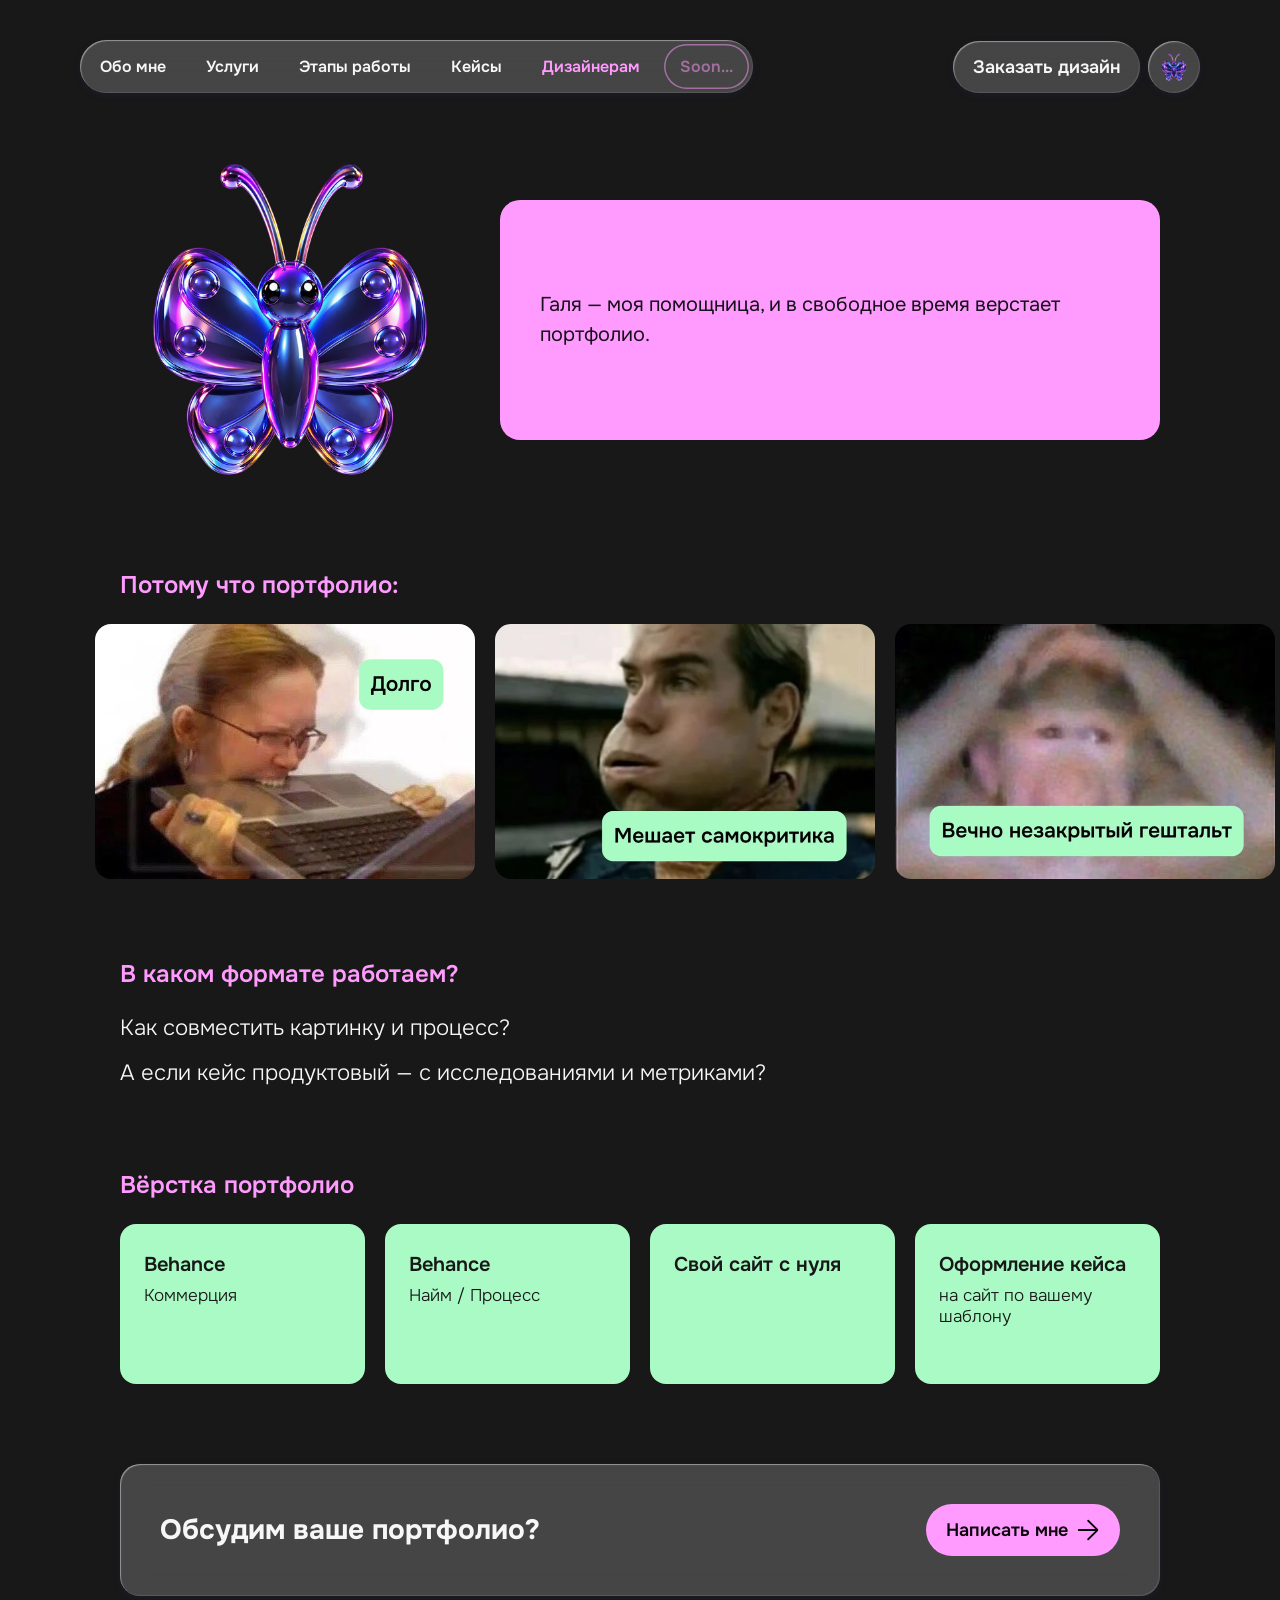
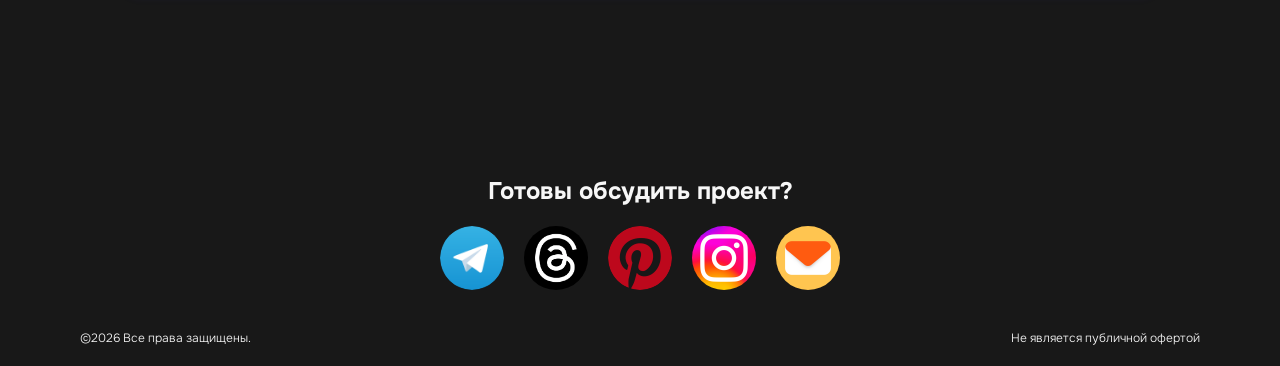
<file: designers.html>
<!DOCTYPE html>
<html lang="ru">
<head>
<meta charset="UTF-8">
<meta name="viewport" content="width=device-width, initial-scale=1.0">
<title>Дизайнерам — вёрстка портфолио</title>
<meta name="description" content="Помогаю дизайнерам собрать портфолио: Behance, свой сайт, оформление кейса по шаблону.">
<link rel="icon" href="favicon.ico" sizes="any">
<link rel="icon" href="assets/icons/favicon-32.png" sizes="32x32" type="image/png">
<link rel="icon" href="assets/icons/favicon-192.png" sizes="192x192" type="image/png">
<link rel="apple-touch-icon" href="assets/icons/apple-touch-icon.png">
<link rel="preload" href="assets/fonts/Onest-VariableFont_wght.ttf" as="font" type="font/ttf" crossorigin>
<link rel="stylesheet" href="css/designers.css?v=20261021">
</head>
<body>

<header class="header">
  <nav class="header__nav">
    <ul class="header__nav-list">
      <li><a href="index.html#about" class="header__nav-link">Обо мне</a></li>
      <li><a href="index.html#services" class="header__nav-link">Услуги</a></li>
      <li><a href="index.html#process" class="header__nav-link">Этапы работы</a></li>
      <li><a href="index.html#portfolio" class="header__nav-link">Кейсы</a></li>
      <li><span class="header__nav-link header__nav-link--current" aria-current="page">Дизайнерам</span></li>
      <li><a href="soon.html" class="header__nav-link header__nav-link--soon" title="Туториалы по ИИ — скоро">Soon...</a></li>
    </ul>
  </nav>

  <a href="index.html" class="btn btn--glass header__back-short">На главную</a>

  <div class="header__right">
    <a href="https://t.me/qualcunodai" target="_blank" rel="noopener" data-goal="header_cta" class="btn btn--glass header__cta">
      <span class="header__cta-long">Заказать дизайн</span>
      <span class="header__cta-short">Заказать</span>
    </a>
    <a href="galya.html" class="btn btn--glass header__galya" data-goal="galya_open"
       title="Познакомиться с Галей" aria-label="Галя, живая бабочка">
      <img src="assets/icons/favicon-192.png" alt="" width="192" height="192" decoding="async">
    </a>
  </div>
</header>

<main class="dz">

  <!-- ---------- Герой ---------- -->
  <section class="dz__hero">
    <div class="dz__bf">
      <img src="assets/galya/galya-fallback.png" alt="Галя, стеклянная бабочка" width="512" height="512" decoding="async">
    </div>
    <div class="dz__card-pink">
      <p>Галя — моя помощница, и в свободное время верстает портфолио.</p>
    </div>
  </section>

  <!-- ---------- Почему портфолио ---------- -->
  <section class="dz__block">
    <h2 class="dz__heading">Потому что портфолио:</h2>

    <div class="dz__marquee" data-marquee data-speed="18">
      <div class="dz__track" data-track>
        <figure class="dz__meme"><img src="assets/memes/meme-dolgo.webp" alt="Долго" width="760" height="509" loading="lazy"></figure>
        <figure class="dz__meme"><img src="assets/memes/meme-samokritika.webp" alt="Мешает самокритика" width="760" height="509" loading="lazy"></figure>
        <figure class="dz__meme"><img src="assets/memes/meme-geshtalt.webp" alt="Вечно незакрытый гештальт" width="760" height="509" loading="lazy"></figure>
        <figure class="dz__meme"><img src="assets/memes/meme-tiran.webp" alt="Заказчик тиран" width="760" height="509" loading="lazy"></figure>
      </div>
    </div>
  </section>

  <!-- ---------- Формат ---------- -->
  <section class="dz__block">
    <h2 class="dz__heading">В каком формате работаем?</h2>

    <div class="dz__text">
      <p>Как совместить картинку и процесс?</p>
      <p>А если кейс продуктовый — с исследованиями и метриками?</p>
    </div>
  </section>

  <!-- ---------- Форматы вёрстки ---------- -->
  <section class="dz__block">
    <h2 class="dz__heading">Вёрстка портфолио</h2>

    <div class="dz__cards">
      <article class="dz__card">
        <p class="dz__card-title">Behance</p>
        <p class="dz__card-note">Коммерция</p>
      </article>
      <article class="dz__card">
        <p class="dz__card-title">Behance</p>
        <p class="dz__card-note">Найм / Процесс</p>
      </article>
      <article class="dz__card">
        <p class="dz__card-title">Свой сайт с нуля</p>
      </article>
      <article class="dz__card">
        <p class="dz__card-title">Оформление кейса</p>
        <p class="dz__card-note">на сайт по вашему шаблону</p>
      </article>
    </div>
  </section>

  <!-- ---------- Призыв ---------- -->
  <section class="dz__cta">
    <p class="dz__cta-text">Обсудим ваше портфолио?</p>
    <a href="https://t.me/qualcunodai" target="_blank" rel="noopener" data-goal="dz_cta" class="btn btn--pink">
      Написать мне
      <svg class="btn__icon" viewBox="0 0 26 26" fill="none" aria-hidden="true"><path d="M3 13.1756L12.4107 22.7515C12.7361 23.0828 13.2639 23.0828 13.5893 22.7515L23 13.1756M13 3V21.6553" stroke="currentColor" stroke-width="2" stroke-linecap="round" stroke-linejoin="round"/></svg>
    </a>
  </section>

</main>

<footer class="dz-footer">
  <div class="dz-footer__inner">
    <p class="dz-footer__title">Готовы обсудить проект?</p>
    <div class="dz-footer__socials">
      <a href="https://t.me/qualcunodai" target="_blank" rel="noopener" data-goal="social" class="dz-footer__social" aria-label="Telegram"><img src="assets/images/social-1.png" alt="Telegram"></a>
      <a href="https://www.threads.com/@mgmdvmrn" target="_blank" rel="noopener" data-goal="social" class="dz-footer__social" aria-label="Threads"><img src="assets/images/social-2.png" alt="Threads"></a>
      <a href="https://www.pinterest.com/mgmdvmrndesign/" target="_blank" rel="noopener" data-goal="social" class="dz-footer__social" aria-label="Pinterest"><img src="assets/images/social-5.png" alt="Pinterest"></a>
      <span class="dz-footer__social" aria-label="Instagram"><img src="assets/images/social-4.png" alt="Instagram"></span>
      <a href="https://mail.yandex.ru/compose?to=mamagomedova_2%40edu.hse.ru" target="_blank" rel="noopener" data-goal="social" class="dz-footer__social" aria-label="Написать письмо"><img src="assets/images/social-3.png" alt="Почта"></a>
    </div>
  </div>
  <div class="dz-footer__legal">
    <p>©2026 Все права защищены.</p>
    <p>Не является публичной офертой</p>
  </div>
</footer>

<script src="js/designers.js?v=20261021"></script>
<script src="js/analytics.js?v=20261021"></script>
</body>
</html>
</file>
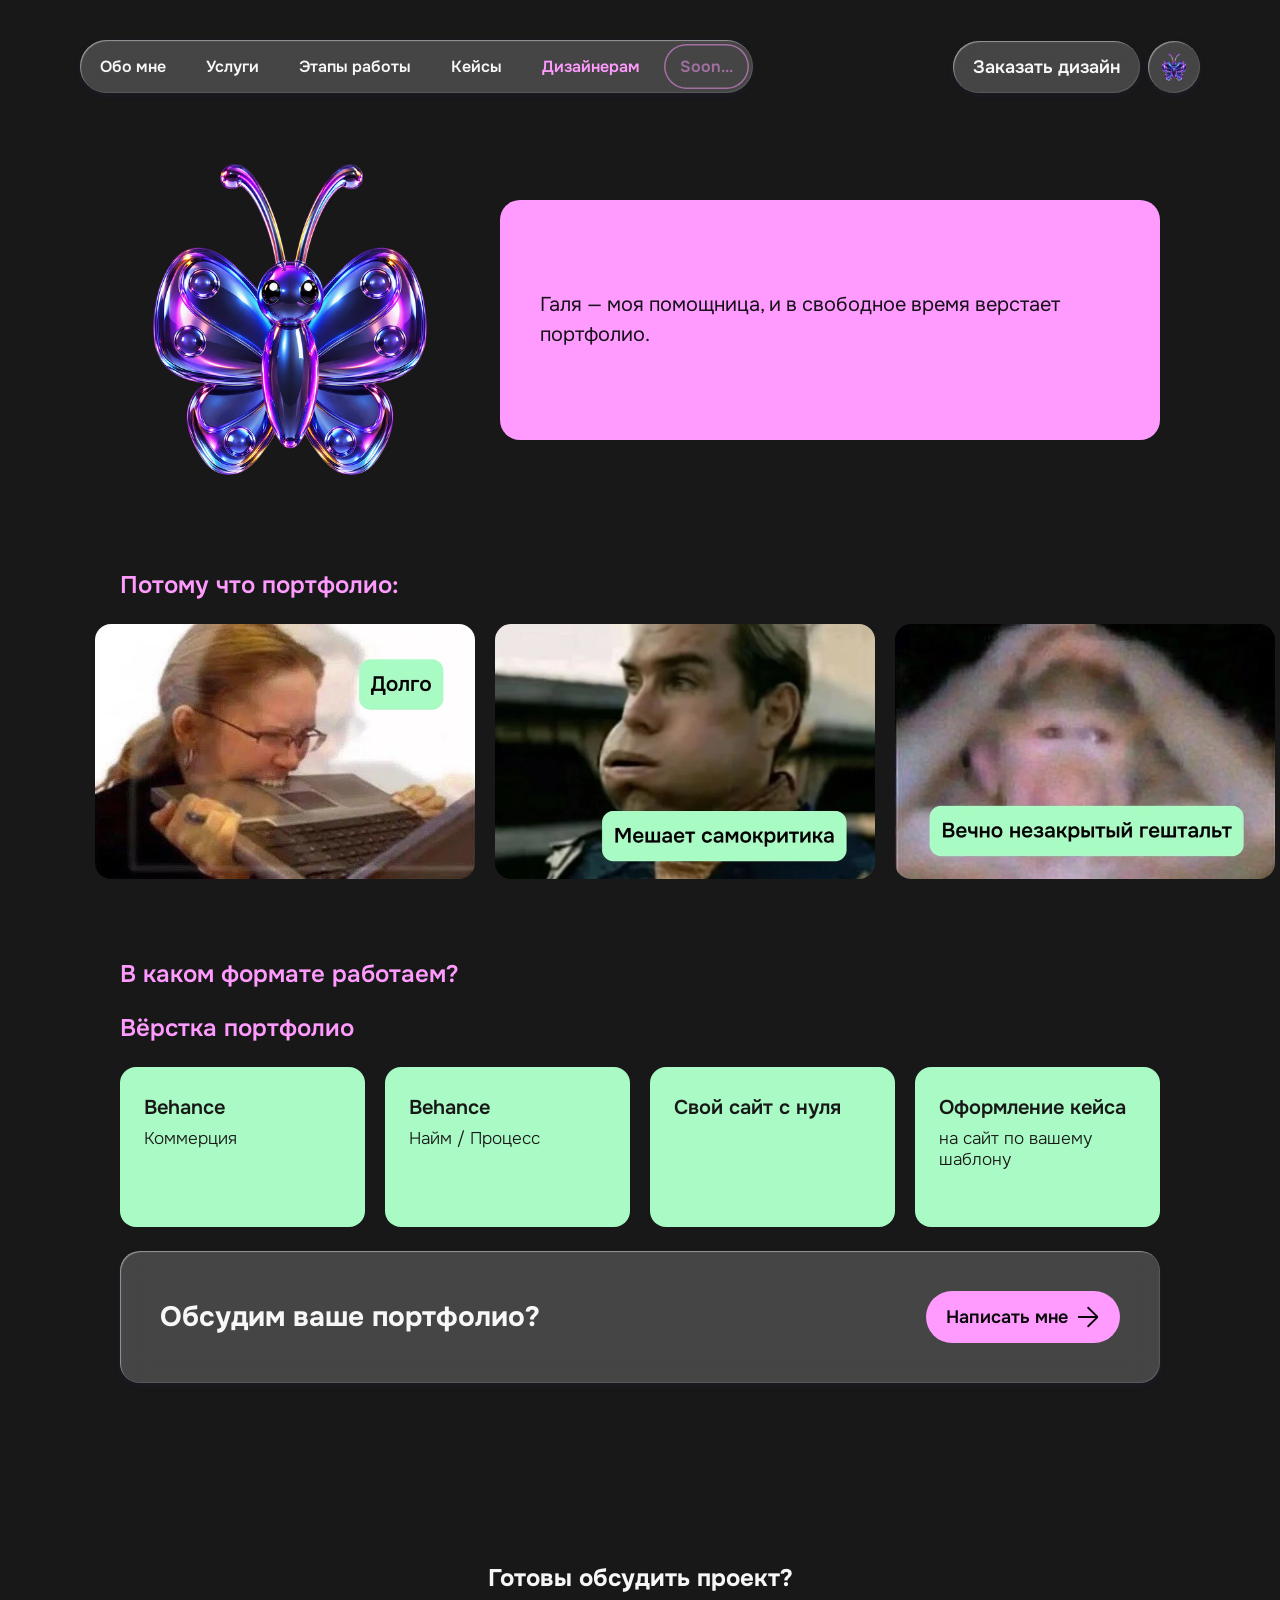
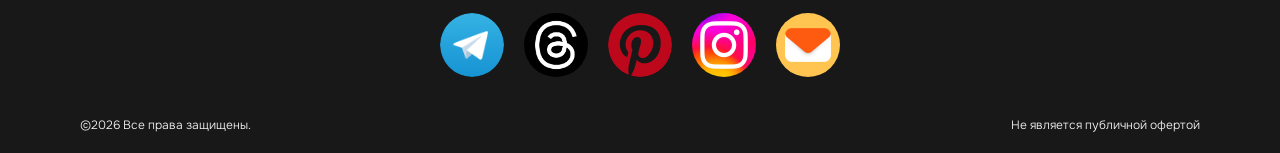
<file: dizaineram.html>
<!DOCTYPE html>
<html lang="ru">
<head>
<meta charset="UTF-8">
<meta name="viewport" content="width=device-width, initial-scale=1.0">
<title>Дизайнерам — вёрстка портфолио</title>
<meta name="description" content="Помогаю дизайнерам собрать портфолио: Behance, свой сайт, оформление кейса по шаблону.">
<link rel="icon" href="favicon.ico" sizes="any">
<link rel="icon" href="assets/icons/favicon-32.png" sizes="32x32" type="image/png">
<link rel="icon" href="assets/icons/favicon-192.png" sizes="192x192" type="image/png">
<link rel="apple-touch-icon" href="assets/icons/apple-touch-icon.png">
<link rel="preload" href="assets/fonts/Onest-VariableFont_wght.ttf" as="font" type="font/ttf" crossorigin>
<link rel="stylesheet" href="css/dizaineram.css?v=20261018">
</head>
<body>

<header class="header">
  <nav class="header__nav">
    <ul class="header__nav-list">
      <li><a href="index.html#about" class="header__nav-link">Обо мне</a></li>
      <li><a href="index.html#services" class="header__nav-link">Услуги</a></li>
      <li><a href="index.html#process" class="header__nav-link">Этапы работы</a></li>
      <li><a href="index.html#portfolio" class="header__nav-link">Кейсы</a></li>
      <li><span class="header__nav-link header__nav-link--current" aria-current="page">Дизайнерам</span></li>
      <li><a href="ai-tutorials.html" class="header__nav-link header__nav-link--soon" title="Туториалы по ИИ — скоро">Soon...</a></li>
    </ul>
  </nav>

  <a href="index.html" class="btn btn--glass header__back-short">На главную</a>

  <div class="header__right">
    <a href="https://t.me/qualcunodai" target="_blank" rel="noopener" data-goal="header_cta" class="btn btn--glass header__cta">
      <span class="header__cta-long">Заказать дизайн</span>
      <span class="header__cta-short">Заказать</span>
    </a>
    <a href="galya.html" class="btn btn--glass header__galya" data-goal="galya_open"
       title="Познакомиться с Галей" aria-label="Галя, живая бабочка">
      <img src="assets/icons/favicon-192.png" alt="" width="192" height="192" decoding="async">
    </a>
  </div>
</header>

<main class="dz">

  <!-- ---------- Герой ---------- -->
  <section class="dz__hero">
    <div class="dz__bf">
      <img src="assets/galya/galya-fallback.png" alt="Галя, стеклянная бабочка" width="512" height="512" decoding="async">
    </div>
    <div class="dz__card-pink">
      <p>Галя — моя помощница, и в свободное время верстает портфолио.</p>
    </div>
  </section>

  <!-- ---------- Почему портфолио ---------- -->
  <section class="dz__block">
    <h2 class="dz__heading">Потому что портфолио:</h2>

    <div class="dz__marquee" data-marquee data-speed="18">
      <div class="dz__track" data-track>
        <figure class="dz__meme"><img src="assets/memes/meme-dolgo.webp" alt="Долго" width="760" height="509" loading="lazy"></figure>
        <figure class="dz__meme"><img src="assets/memes/meme-samokritika.webp" alt="Мешает самокритика" width="760" height="509" loading="lazy"></figure>
        <figure class="dz__meme"><img src="assets/memes/meme-geshtalt.webp" alt="Вечно незакрытый гештальт" width="760" height="509" loading="lazy"></figure>
        <figure class="dz__meme"><img src="assets/memes/meme-tiran.webp" alt="Заказчик тиран" width="760" height="509" loading="lazy"></figure>
      </div>
    </div>
  </section>

  <!-- ---------- Формат ---------- -->
  <section class="dz__block">
    <h2 class="dz__heading">В каком формате работаем?</h2>


  <!-- ---------- Форматы вёрстки ---------- -->
  <section class="dz__block">
    <h2 class="dz__heading">Вёрстка портфолио</h2>

    <div class="dz__cards">
      <article class="dz__card">
        <p class="dz__card-title">Behance</p>
        <p class="dz__card-note">Коммерция</p>
      </article>
      <article class="dz__card">
        <p class="dz__card-title">Behance</p>
        <p class="dz__card-note">Найм / Процесс</p>
      </article>
      <article class="dz__card">
        <p class="dz__card-title">Свой сайт с нуля</p>
      </article>
      <article class="dz__card">
        <p class="dz__card-title">Оформление кейса</p>
        <p class="dz__card-note">на сайт по вашему шаблону</p>
      </article>
    </div>
  </section>

  <!-- ---------- Призыв ---------- -->
  <section class="dz__cta">
    <p class="dz__cta-text">Обсудим ваше портфолио?</p>
    <a href="https://t.me/qualcunodai" target="_blank" rel="noopener" data-goal="dz_cta" class="btn btn--pink">
      Написать мне
      <svg class="btn__icon" viewBox="0 0 26 26" fill="none" aria-hidden="true"><path d="M3 13.1756L12.4107 22.7515C12.7361 23.0828 13.2639 23.0828 13.5893 22.7515L23 13.1756M13 3V21.6553" stroke="currentColor" stroke-width="2" stroke-linecap="round" stroke-linejoin="round"/></svg>
    </a>
  </section>

</main>

<footer class="dz-footer">
  <div class="dz-footer__inner">
    <p class="dz-footer__title">Готовы обсудить проект?</p>
    <div class="dz-footer__socials">
      <a href="https://t.me/qualcunodai" target="_blank" rel="noopener" data-goal="social" class="dz-footer__social" aria-label="Telegram"><img src="assets/images/social-1.png" alt="Telegram"></a>
      <a href="https://www.threads.com/@mgmdvmrn" target="_blank" rel="noopener" data-goal="social" class="dz-footer__social" aria-label="Threads"><img src="assets/images/social-2.png" alt="Threads"></a>
      <a href="https://www.pinterest.com/mgmdvmrndesign/" target="_blank" rel="noopener" data-goal="social" class="dz-footer__social" aria-label="Pinterest"><img src="assets/images/social-5.png" alt="Pinterest"></a>
      <span class="dz-footer__social" aria-label="Instagram"><img src="assets/images/social-4.png" alt="Instagram"></span>
      <a href="https://mail.yandex.ru/compose?to=mamagomedova_2%40edu.hse.ru" target="_blank" rel="noopener" data-goal="social" class="dz-footer__social" aria-label="Написать письмо"><img src="assets/images/social-3.png" alt="Почта"></a>
    </div>
  </div>
  <div class="dz-footer__legal">
    <p>©2026 Все права защищены.</p>
    <p>Не является публичной офертой</p>
  </div>
</footer>

<script src="js/dizaineram.js?v=20261018"></script>
<script src="js/analytics.js?v=20261018"></script>
</body>
</html>
</file>
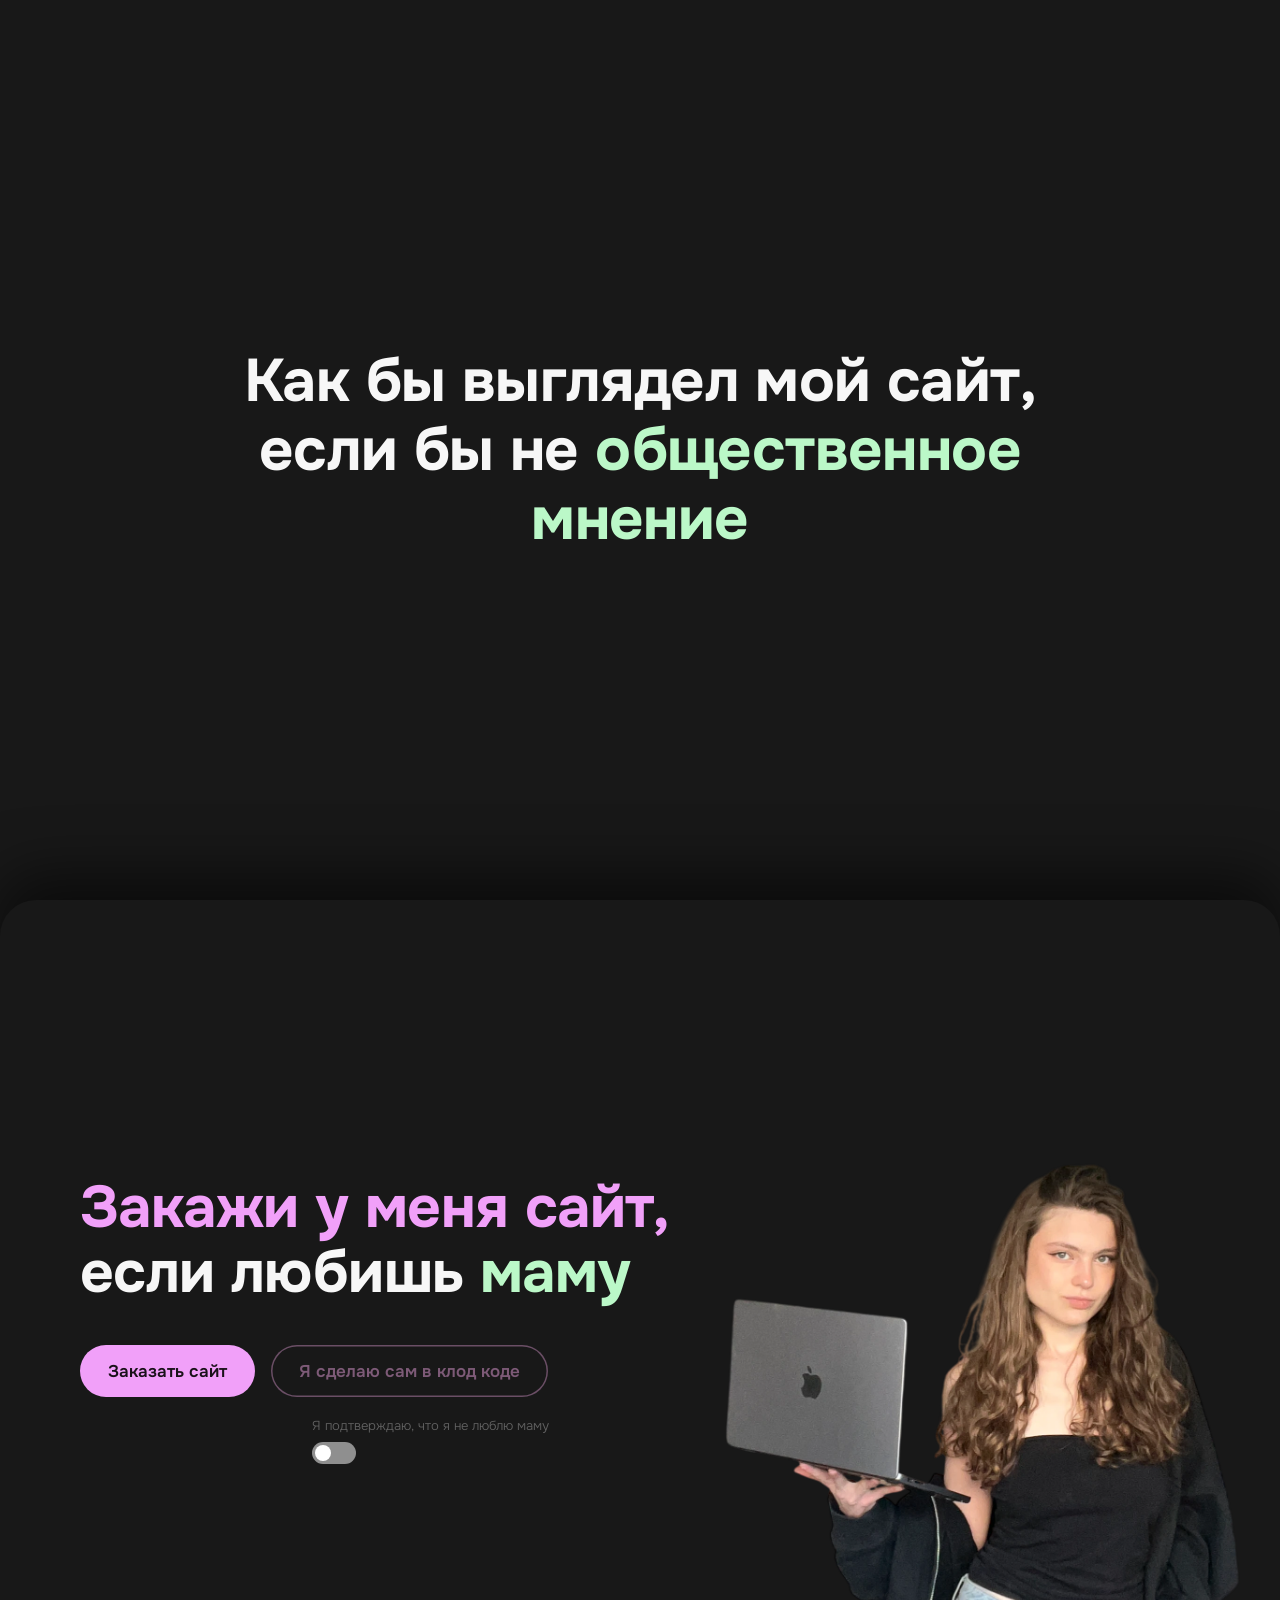
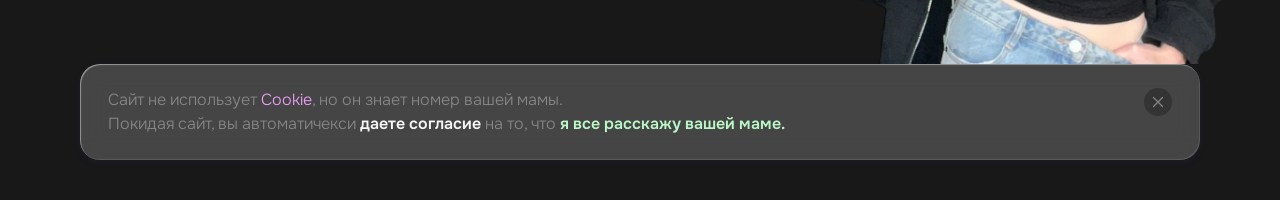
<file: esli-by.html>
<!DOCTYPE html>
<html lang="ru">
<head>
<meta charset="UTF-8">
<meta name="viewport" content="width=device-width, initial-scale=1.0">
<title>Как бы выглядел мой сайт, если бы не общественное мнение</title>
<meta name="robots" content="noindex">
<link rel="icon" href="favicon.ico" sizes="any">
<link rel="icon" href="assets/icons/favicon-32.png" sizes="32x32" type="image/png">
<link rel="icon" href="assets/icons/favicon-192.png" sizes="192x192" type="image/png">
<link rel="apple-touch-icon" href="assets/icons/apple-touch-icon.png">
<link rel="preload" href="assets/fonts/Onest-VariableFont_wght.ttf" as="font" type="font/ttf" crossorigin>
<link rel="stylesheet" href="css/esli-by.css?v=20261021">
</head>
<body>

<header class="header" id="mHeader">
  <nav class="header__nav">
    <ul class="header__nav-list">
      <li><a href="index.html" class="header__nav-link header__nav-link--back">Вернуться назад</a></li>
      <li><a href="index.html#about" class="header__nav-link">Обо мне</a></li>
      <li><a href="index.html#services" class="header__nav-link">Услуги</a></li>
      <li><a href="index.html#process" class="header__nav-link">Этапы работы</a></li>
      <li><a href="index.html#portfolio" class="header__nav-link">Кейсы</a></li>
    </ul>
  </nav>

  <a href="index.html" class="btn btn--glass header__back-short">Назад</a>

  <a href="https://t.me/qualcunodai" target="_blank" rel="noopener" data-goal="header_cta" class="btn btn--glass header__cta">
    <span class="header__cta-long">Заказать дизайн</span>
    <span class="header__cta-short">Заказать</span>
  </a>
</header>

<!-- ---------- Экран-заставка ---------- -->
<section class="intro" id="intro">
  <div class="intro__inner">
    <h1 class="intro__title">Как бы выглядел мой сайт,<br>если бы не <span>общественное мнение</span></h1>
  </div>
</section>

<!-- ---------- Единственный герой ---------- -->
<main class="stage" id="stage">
  <section class="mhero">
    <div class="mhero__inner">

      <div class="mhero__content">
        <h2 class="mhero__title">
          <span class="t-pink">Закажи у меня сайт,</span><br>
          <span class="t-white">если любишь</span> <span class="t-mint">маму</span>
        </h2>

        <!-- Кликается всегда ровно одна: какую выбрал свитч, та и живая -->
        <div class="mhero__actions">
          <a href="https://t.me/qualcunodai" target="_blank" rel="noopener"
             class="m-btn m-btn--solid" id="mBtnOrder">Заказать сайт</a>
          <a href="https://claude.ai/code" target="_blank" rel="noopener"
             class="m-btn m-btn--ghost" id="mBtnClaude" aria-disabled="true" tabindex="-1">Я сделаю сам в клод коде</a>
        </div>

        <div class="mhero__confirm">
          <p class="mhero__label" id="mLabel">Я подтверждаю, что я не люблю маму</p>
          <button type="button" class="m-switch" id="mSwitch" role="switch" aria-checked="false"
                  aria-label="Я не люблю маму">
            <span class="m-switch__knob"></span>
          </button>
        </div>
      </div>

      <div class="mhero__media">
        <img class="mhero__img mhero__img--photo" id="mPhoto"
             src="assets/images/mama-photo.webp" alt="Марина с ноутбуком" width="1100" height="1071">
        <img class="mhero__img mhero__img--meme" id="mMeme"
             src="assets/images/mama-meme.webp" alt="Услышал тебя, родной" width="900" height="746">
      </div>

    </div>
  </section>

  <!-- Плашка про печеньки: единственное, что не меняется от свитча -->
  <div class="cookie" id="mCookie">
    <p class="cookie__text">
      Сайт не использует <span class="t-pink">Cookie</span>, но он знает номер вашей мамы.<br>
      Покидая сайт, вы автоматичекси <b>даете согласие</b> на то, что <b class="t-mint">я все расскажу вашей маме.</b>
    </p>
    <button type="button" class="cookie__close" id="mCookieClose" aria-label="Закрыть">
      <svg viewBox="0 0 24 24" fill="none" aria-hidden="true"><path d="M6 6l12 12M18 6L6 18" stroke="currentColor" stroke-width="1.6" stroke-linecap="round"/></svg>
    </button>
  </div>
</main>

<script src="js/esli-by.js?v=20261021"></script>
<script src="js/analytics.js"></script>
</body>
</html>
</file>
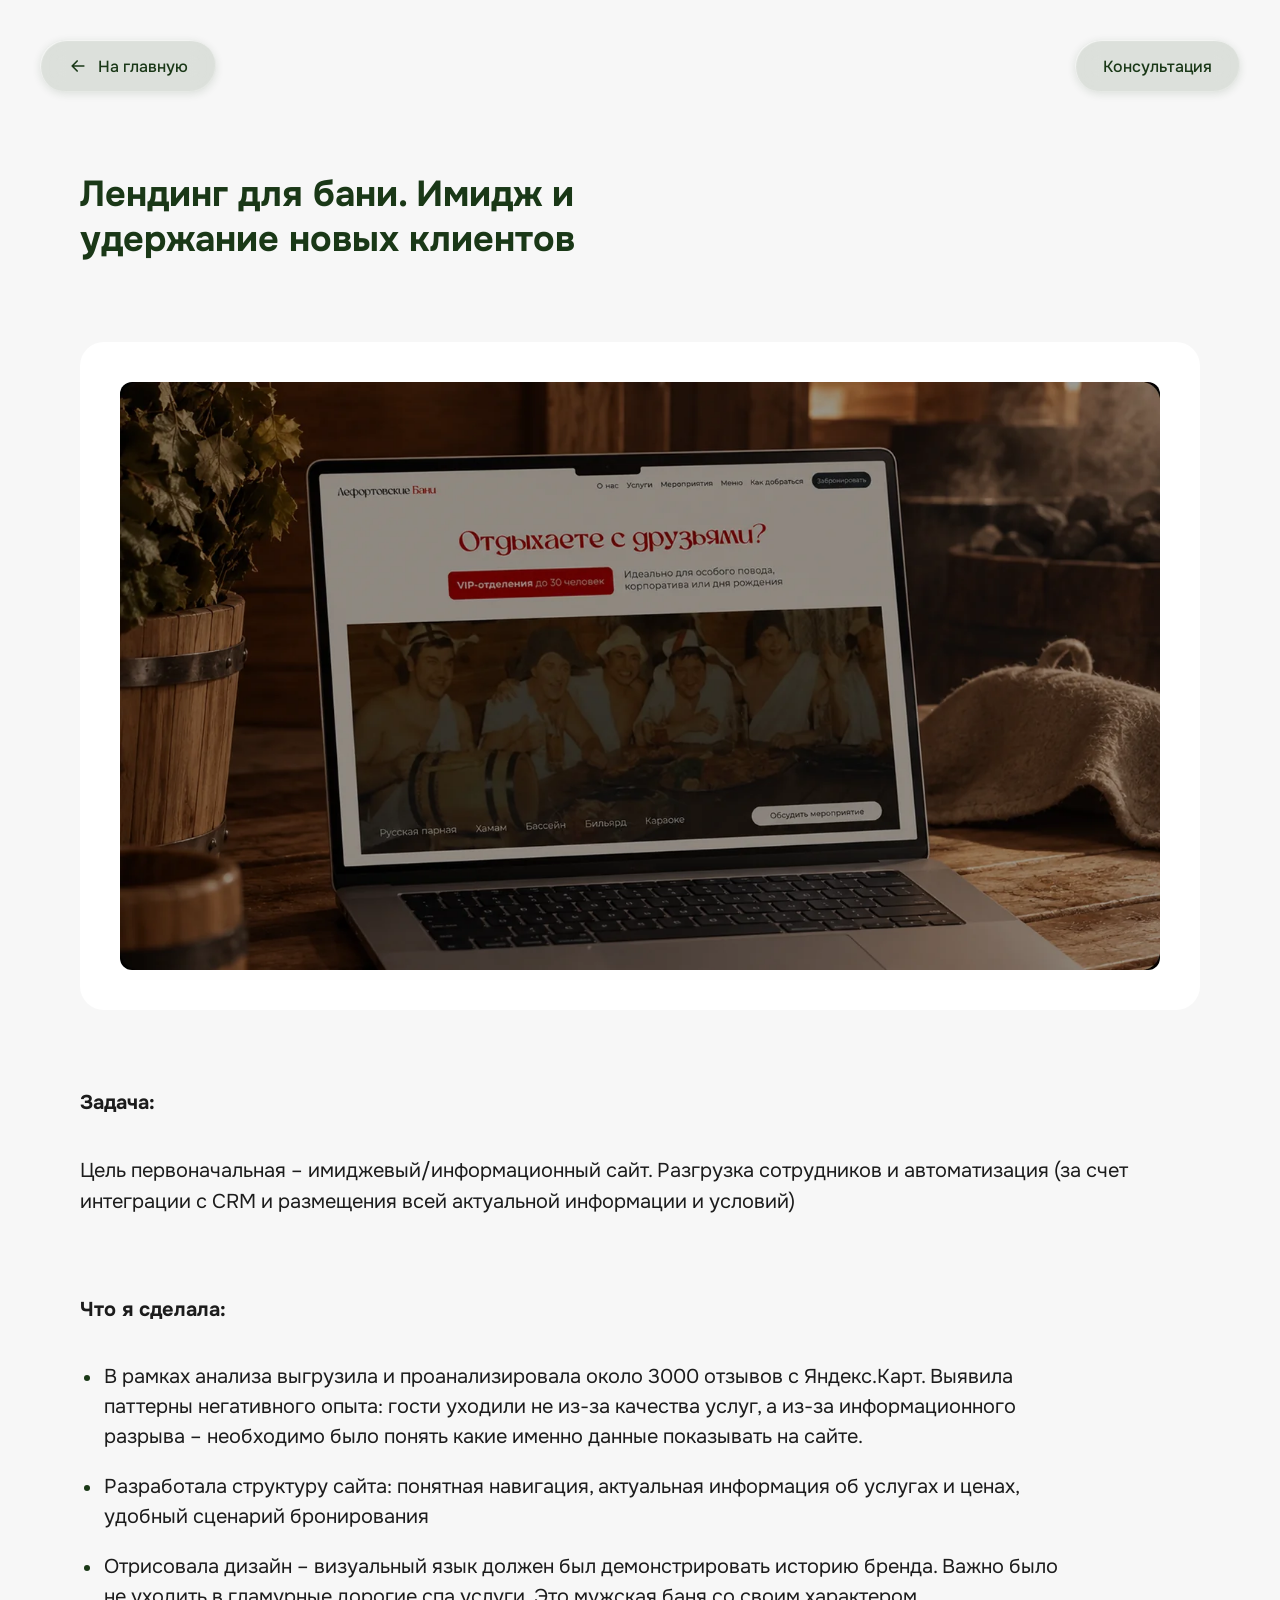
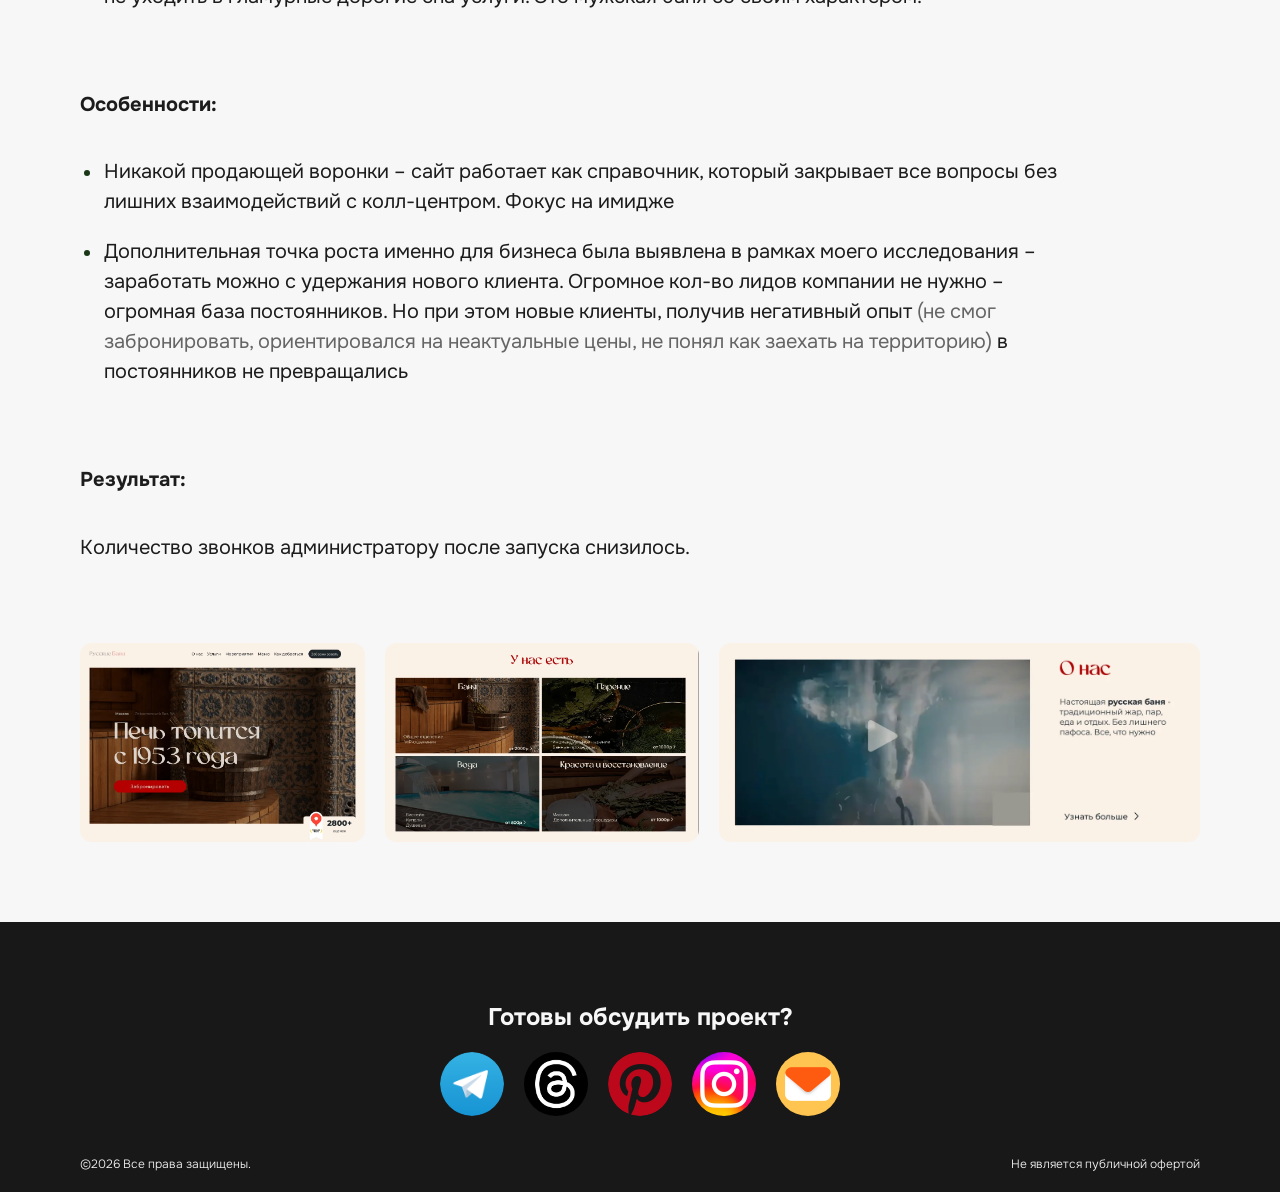
<file: work-banya.html>
<!DOCTYPE html>
<html lang="ru">
<head>
<meta charset="UTF-8">
<meta name="viewport" content="width=device-width, initial-scale=1.0">
<title>Лендинг для бани: имидж и удержание клиентов — кейс</title>
<link rel="icon" href="favicon.ico" sizes="any">
<link rel="icon" href="assets/icons/favicon-32.png" sizes="32x32" type="image/png">
<link rel="icon" href="assets/icons/favicon-192.png" sizes="192x192" type="image/png">
<link rel="apple-touch-icon" href="assets/icons/apple-touch-icon.png">
<link rel="preload" href="assets/fonts/Onest-VariableFont_wght.ttf" as="font" type="font/ttf" crossorigin>
<link rel="stylesheet" href="css/work.css?v=20261021">
<style>:root { --accent: #1A3817; --accent-rgb: 26, 56, 23; }</style>
</head>
<body>

<div class="work-top">
  <a href="index.html#portfolio" class="work-btn">
    <svg class="work-btn__arrow" viewBox="0 0 24 24" fill="none" aria-hidden="true"><path d="M19 12H5M11 6l-6 6 6 6" stroke="currentColor" stroke-width="2" stroke-linecap="round" stroke-linejoin="round"/></svg>
    На главную
  </a>
  <a href="https://t.me/qualcunodai" target="_blank" rel="noopener" data-goal="work_cta" class="work-btn">Консультация</a>
</div>

<main class="work">

  <h1 class="work__title">Лендинг для бани. Имидж и удержание новых клиентов</h1>

  <div class="work__card">
    <img src="assets/images/banya-hero.webp" alt="Сайт Лефортовских бань на ноутбуке" width="1400" height="791">
  </div>

  <section class="work__section">
    <h2 class="work__heading">Задача:</h2>
    <p class="work__text">Цель первоначальная – имиджевый/информационный сайт. Разгрузка сотрудников и автоматизация (за счет интеграции с CRM и размещения всей актуальной информации и условий)</p>
  </section>

  <section class="work__section">
    <h2 class="work__heading">Что я сделала:</h2>
    <ul class="work__list">
      <li>В рамках анализа выгрузила и проанализировала около 3000 отзывов с Яндекс.Карт. Выявила паттерны негативного опыта: гости уходили не из-за качества услуг, а из-за информационного разрыва – необходимо было понять какие именно данные показывать на сайте.</li>
      <li>Разработала структуру сайта: понятная навигация, актуальная информация об услугах и ценах, удобный сценарий бронирования</li>
      <li>Отрисовала дизайн – визуальный язык должен был демонстрировать историю бренда. Важно было не уходить в гламурные дорогие спа услуги. Это мужская баня со своим характером.</li>
    </ul>
  </section>

  <section class="work__section">
    <h2 class="work__heading">Особенности:</h2>
    <ul class="work__list">
      <li>Никакой продающей воронки – сайт работает как справочник, который закрывает все вопросы без лишних взаимодействий с колл-центром. Фокус на имидже</li>
      <li>Дополнительная точка роста именно для бизнеса была выявлена в рамках моего исследования – заработать можно с удержания нового клиента. Огромное кол-во лидов компании не нужно – огромная база постоянников. Но при этом новые клиенты, получив негативный опыт <span class="work__dim">(не смог забронировать, ориентировался на неактуальные цены, не понял как заехать на территорию)</span> в постоянников не превращались</li>
    </ul>
  </section>

  <section class="work__section">
    <h2 class="work__heading">Результат:</h2>
    <p class="work__text">Количество звонков администратору после запуска снизилось.</p>
  </section>

  <div class="work__trio" style="--cols: 1.433fr 1.574fr 2.419fr">
    <img src="assets/images/banya-main.webp" alt="Главный экран сайта: «Печь топится с 1953 года»" width="953" height="665">
    <img src="assets/images/banya-services.webp" alt="Блок «У нас есть»: баня, парение, вода, красота и восстановление" width="1069" height="679">
    <img src="assets/images/banya-about.webp" alt="Блок «О нас» с видео" width="1200" height="496">
  </div>

</main>

<footer class="work-footer">
  <div class="work-footer__inner">
    <p class="work-footer__title">Готовы обсудить проект?</p>
    <div class="work-footer__socials">
      <a href="https://t.me/qualcunodai" target="_blank" rel="noopener" data-goal="social" class="work-footer__social" aria-label="Telegram"><img src="assets/images/social-1.png" alt="Telegram"></a>
      <a href="https://www.threads.com/@mgmdvmrn" target="_blank" rel="noopener" data-goal="social" class="work-footer__social" aria-label="Threads"><img src="assets/images/social-2.png" alt="Threads"></a>
      <a href="https://www.pinterest.com/mgmdvmrndesign/" target="_blank" rel="noopener" data-goal="social" class="work-footer__social" aria-label="Pinterest"><img src="assets/images/social-5.png" alt="Pinterest"></a>
      <span class="work-footer__social" aria-label="Instagram"><img src="assets/images/social-4.png" alt="Instagram"></span>
      <a href="https://mail.yandex.ru/compose?to=mamagomedova_2%40edu.hse.ru" target="_blank" rel="noopener" data-goal="social" class="work-footer__social" aria-label="Написать письмо"><img src="assets/images/social-3.png" alt="Почта"></a>
    </div>
  </div>
  <div class="work-footer__legal">
    <p>©2026 Все права защищены.</p>
    <p>Не является публичной офертой</p>
  </div>
</footer>

<script src="js/analytics.js?v=20261021"></script>
</body>
</html>
</file>
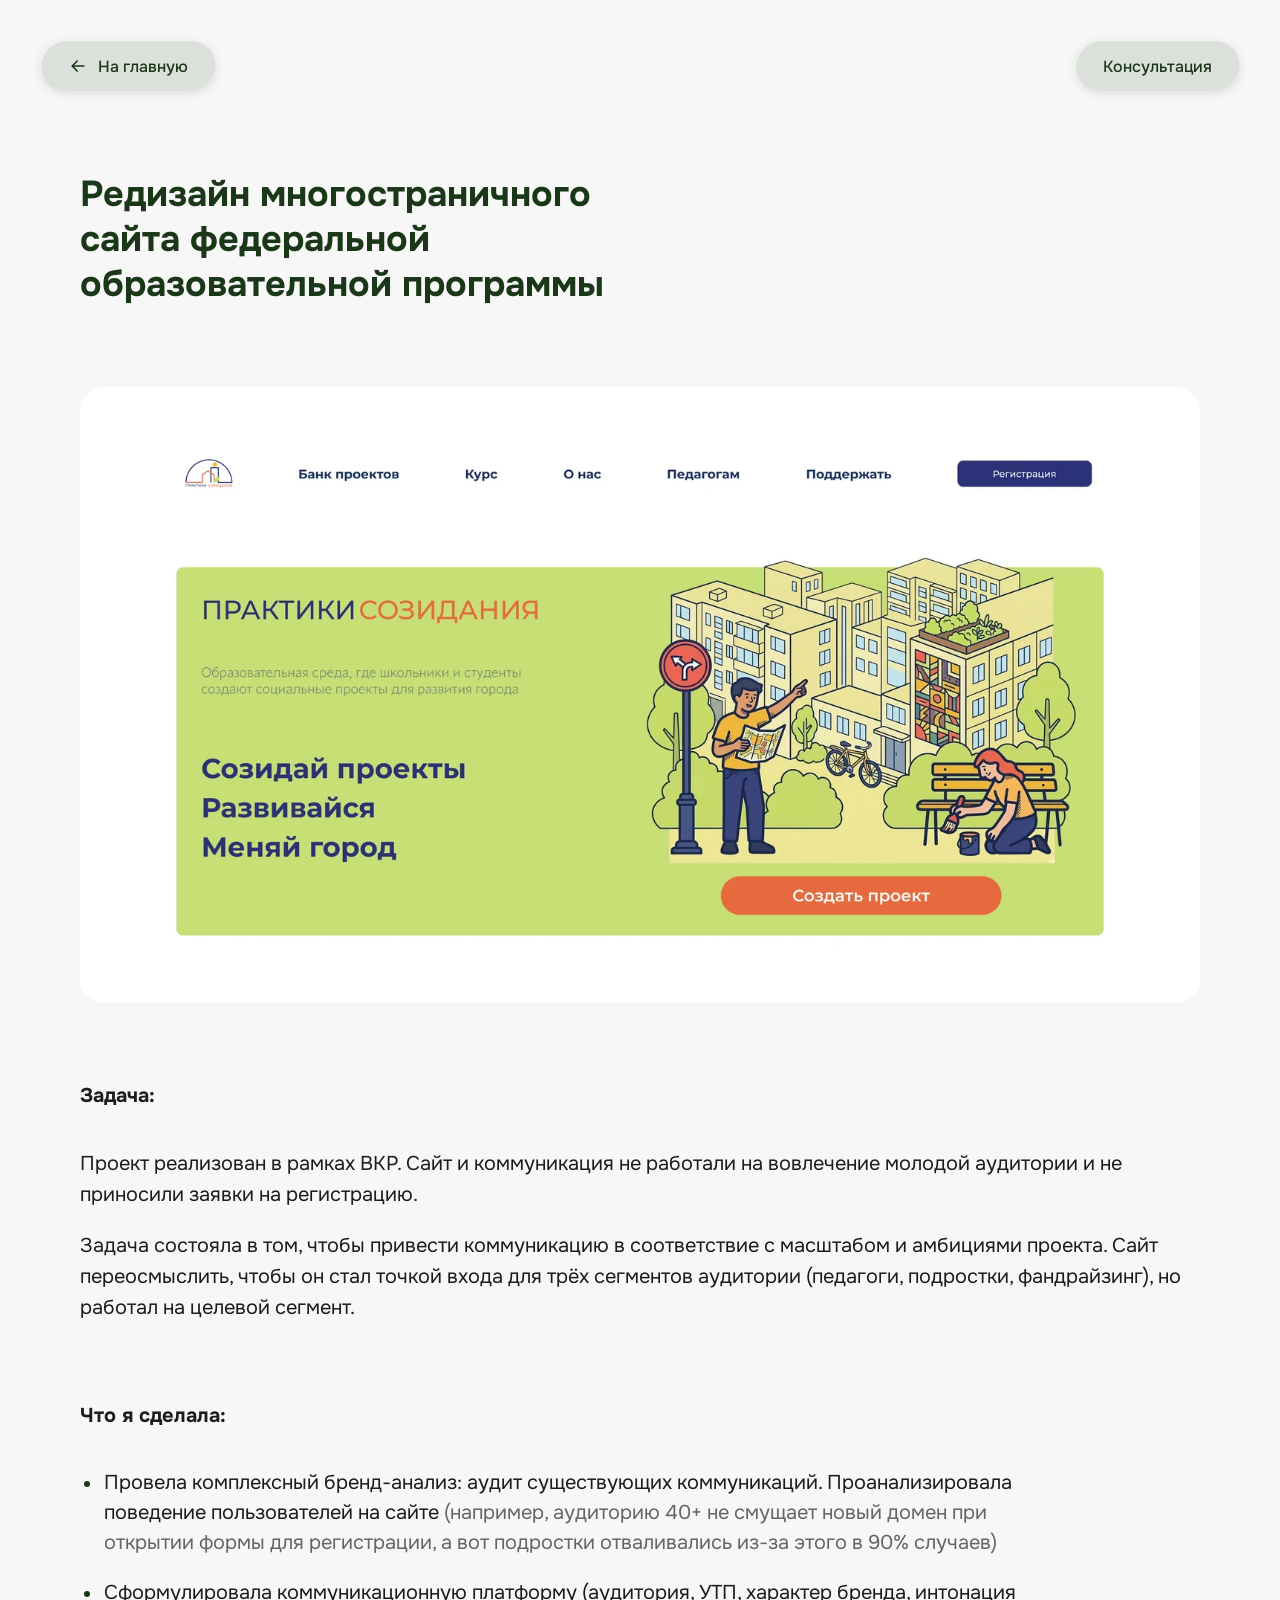
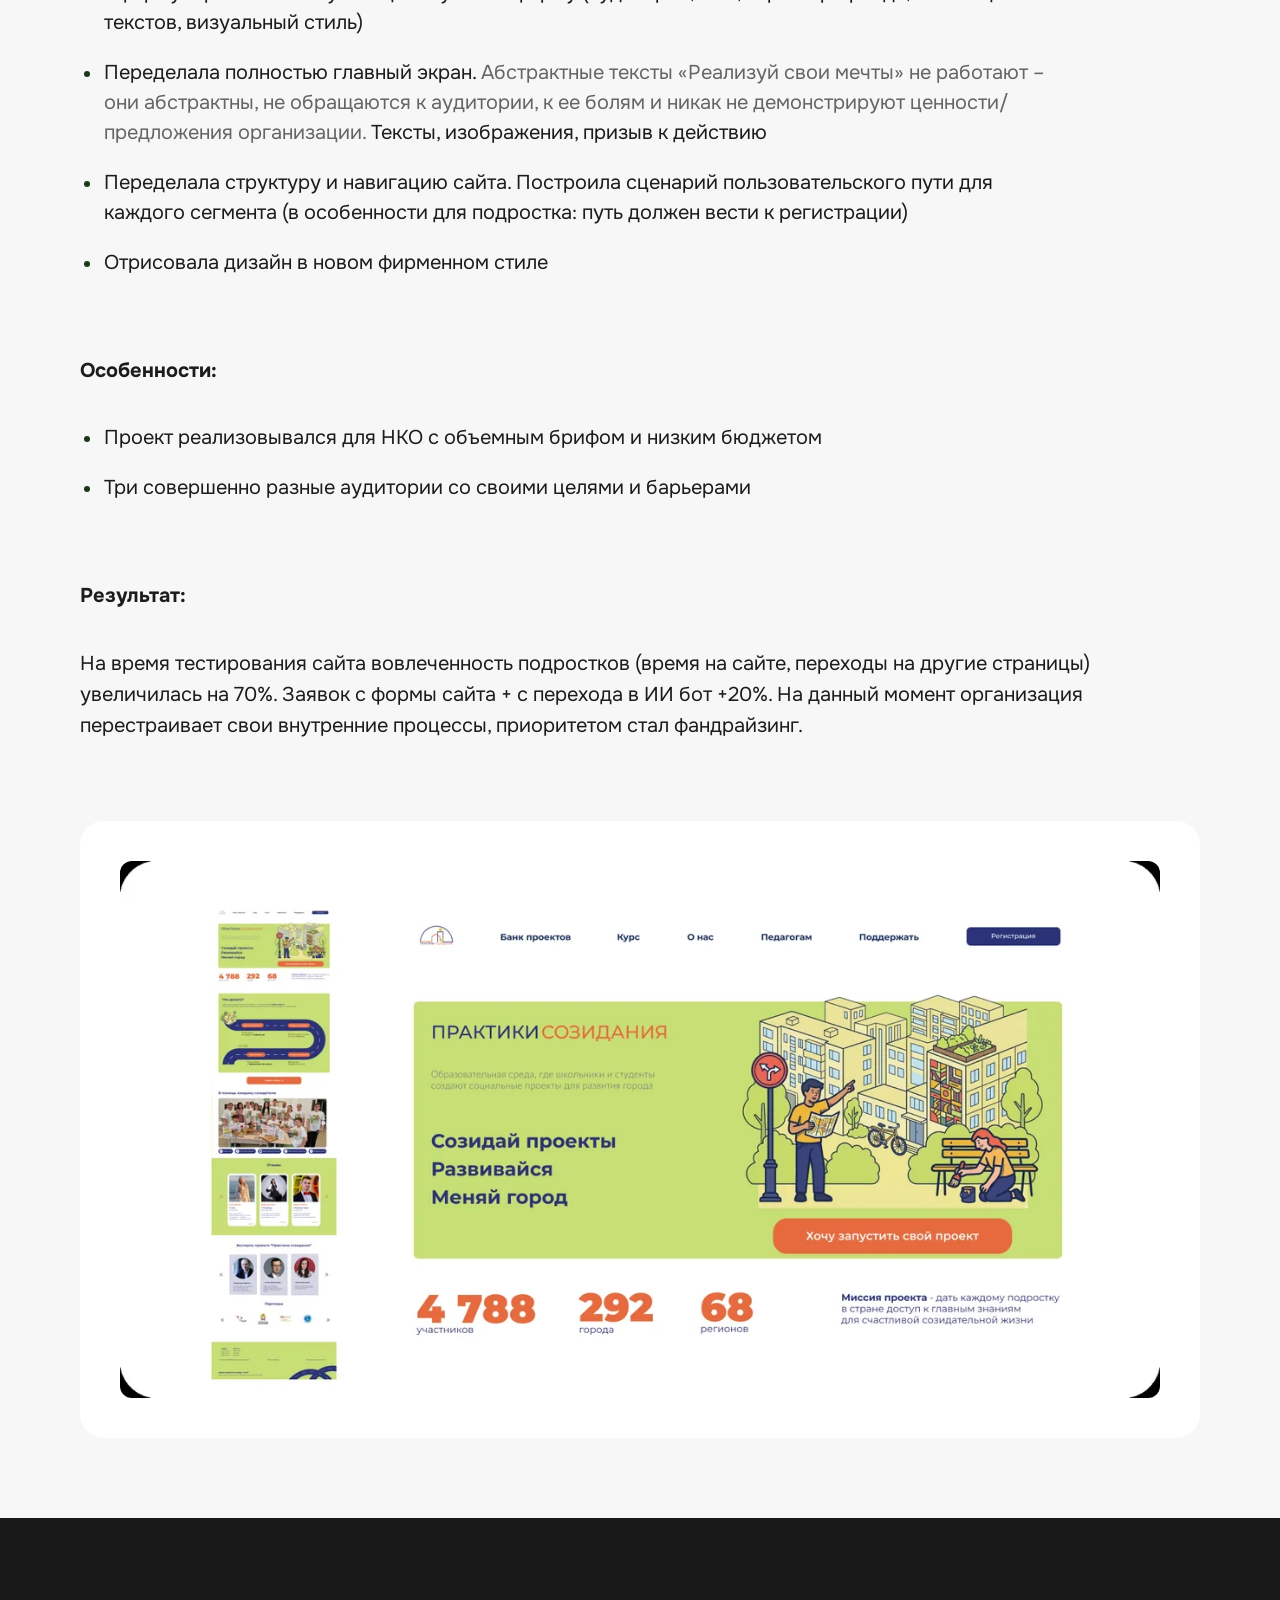
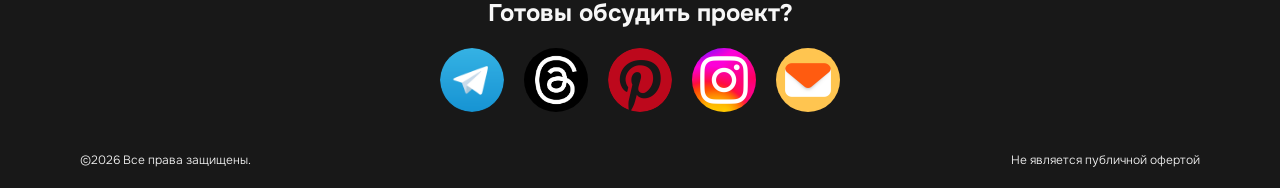
<file: work-praktiki.html>
<!DOCTYPE html>
<html lang="ru">
<head>
<meta charset="UTF-8">
<meta name="viewport" content="width=device-width, initial-scale=1.0">
<title>Редизайн сайта федеральной образовательной программы — кейс</title>
<link rel="icon" href="favicon.ico" sizes="any">
<link rel="icon" href="assets/icons/favicon-32.png" sizes="32x32" type="image/png">
<link rel="icon" href="assets/icons/favicon-192.png" sizes="192x192" type="image/png">
<link rel="apple-touch-icon" href="assets/icons/apple-touch-icon.png">
<link rel="preload" href="assets/fonts/Onest-VariableFont_wght.ttf" as="font" type="font/ttf" crossorigin>
<link rel="stylesheet" href="css/work.css?v=20261021">
<style>:root { --accent: #1A3817; --accent-rgb: 26, 56, 23; }</style>
</head>
<body>

<div class="work-top">
  <a href="index.html#portfolio" class="work-btn">
    <svg class="work-btn__arrow" viewBox="0 0 24 24" fill="none" aria-hidden="true"><path d="M19 12H5M11 6l-6 6 6 6" stroke="currentColor" stroke-width="2" stroke-linecap="round" stroke-linejoin="round"/></svg>
    На главную
  </a>
  <a href="https://t.me/qualcunodai" target="_blank" rel="noopener" data-goal="work_cta" class="work-btn">Консультация</a>
</div>

<main class="work">

  <h1 class="work__title">Редизайн многостраничного сайта федеральной образовательной программы</h1>

  <div class="work__card">
    <img src="assets/images/praktiki-hero.webp" alt="Главный экран сайта «Практики созидания» после редизайна" width="1400" height="721">
  </div>

  <section class="work__section">
    <h2 class="work__heading">Задача:</h2>
    <p class="work__text">Проект реализован в рамках ВКР. Сайт и коммуникация не работали на вовлечение молодой аудитории и не приносили заявки на регистрацию.</p>
    <p class="work__text">Задача состояла в том, чтобы привести коммуникацию в соответствие с масштабом и амбициями проекта. Сайт переосмыслить, чтобы он стал точкой входа для трёх сегментов аудитории (педагоги, подростки, фандрайзинг), но работал на целевой сегмент.</p>
  </section>

  <section class="work__section">
    <h2 class="work__heading">Что я сделала:</h2>
    <ul class="work__list">
      <li>Провела комплексный бренд-анализ: аудит существующих коммуникаций. Проанализировала поведение пользователей на сайте <span class="work__dim">(например, аудиторию 40+ не смущает новый домен при открытии формы для регистрации, а вот подростки отваливались из-за этого в 90% случаев)</span></li>
      <li>Сформулировала коммуникационную платформу (аудитория, УТП, характер бренда, интонация текстов, визуальный стиль)</li>
      <li>Переделала полностью главный экран. <span class="work__dim">Абстрактные тексты «Реализуй свои мечты» не работают – они абстрактны, не обращаются к аудитории, к ее болям и никак не демонстрируют ценности/предложения организации.</span> Тексты, изображения, призыв к действию</li>
      <li>Переделала структуру и навигацию сайта. Построила сценарий пользовательского пути для каждого сегмента (в особенности для подростка: путь должен вести к регистрации)</li>
      <li>Отрисовала дизайн в новом фирменном стиле</li>
    </ul>
  </section>

  <section class="work__section">
    <h2 class="work__heading">Особенности:</h2>
    <ul class="work__list">
      <li>Проект реализовывался для НКО с объемным брифом и низким бюджетом</li>
      <li>Три совершенно разные аудитории со своими целями и барьерами</li>
    </ul>
  </section>

  <section class="work__section">
    <h2 class="work__heading">Результат:</h2>
    <p class="work__text">На время тестирования сайта вовлеченность подростков (время на сайте, переходы на другие страницы) увеличилась на 70%. Заявок с формы сайта + с перехода в ИИ бот +20%. На данный момент организация перестраивает свои внутренние процессы, приоритетом стал фандрайзинг.</p>
  </section>

  <div class="work__card">
    <img src="assets/images/work-praktiki.webp" alt="Страницы сайта «Практики созидания»" width="1200" height="620">
  </div>

</main>

<footer class="work-footer">
  <div class="work-footer__inner">
    <p class="work-footer__title">Готовы обсудить проект?</p>
    <div class="work-footer__socials">
      <a href="https://t.me/qualcunodai" target="_blank" rel="noopener" data-goal="social" class="work-footer__social" aria-label="Telegram"><img src="assets/images/social-1.png" alt="Telegram"></a>
      <a href="https://www.threads.com/@mgmdvmrn" target="_blank" rel="noopener" data-goal="social" class="work-footer__social" aria-label="Threads"><img src="assets/images/social-2.png" alt="Threads"></a>
      <a href="https://www.pinterest.com/mgmdvmrndesign/" target="_blank" rel="noopener" data-goal="social" class="work-footer__social" aria-label="Pinterest"><img src="assets/images/social-5.png" alt="Pinterest"></a>
      <span class="work-footer__social" aria-label="Instagram"><img src="assets/images/social-4.png" alt="Instagram"></span>
      <a href="https://mail.yandex.ru/compose?to=mamagomedova_2%40edu.hse.ru" target="_blank" rel="noopener" data-goal="social" class="work-footer__social" aria-label="Написать письмо"><img src="assets/images/social-3.png" alt="Почта"></a>
    </div>
  </div>
  <div class="work-footer__legal">
    <p>©2026 Все права защищены.</p>
    <p>Не является публичной офертой</p>
  </div>
</footer>

<script src="js/analytics.js?v=20261021"></script>
</body>
</html>
</file>
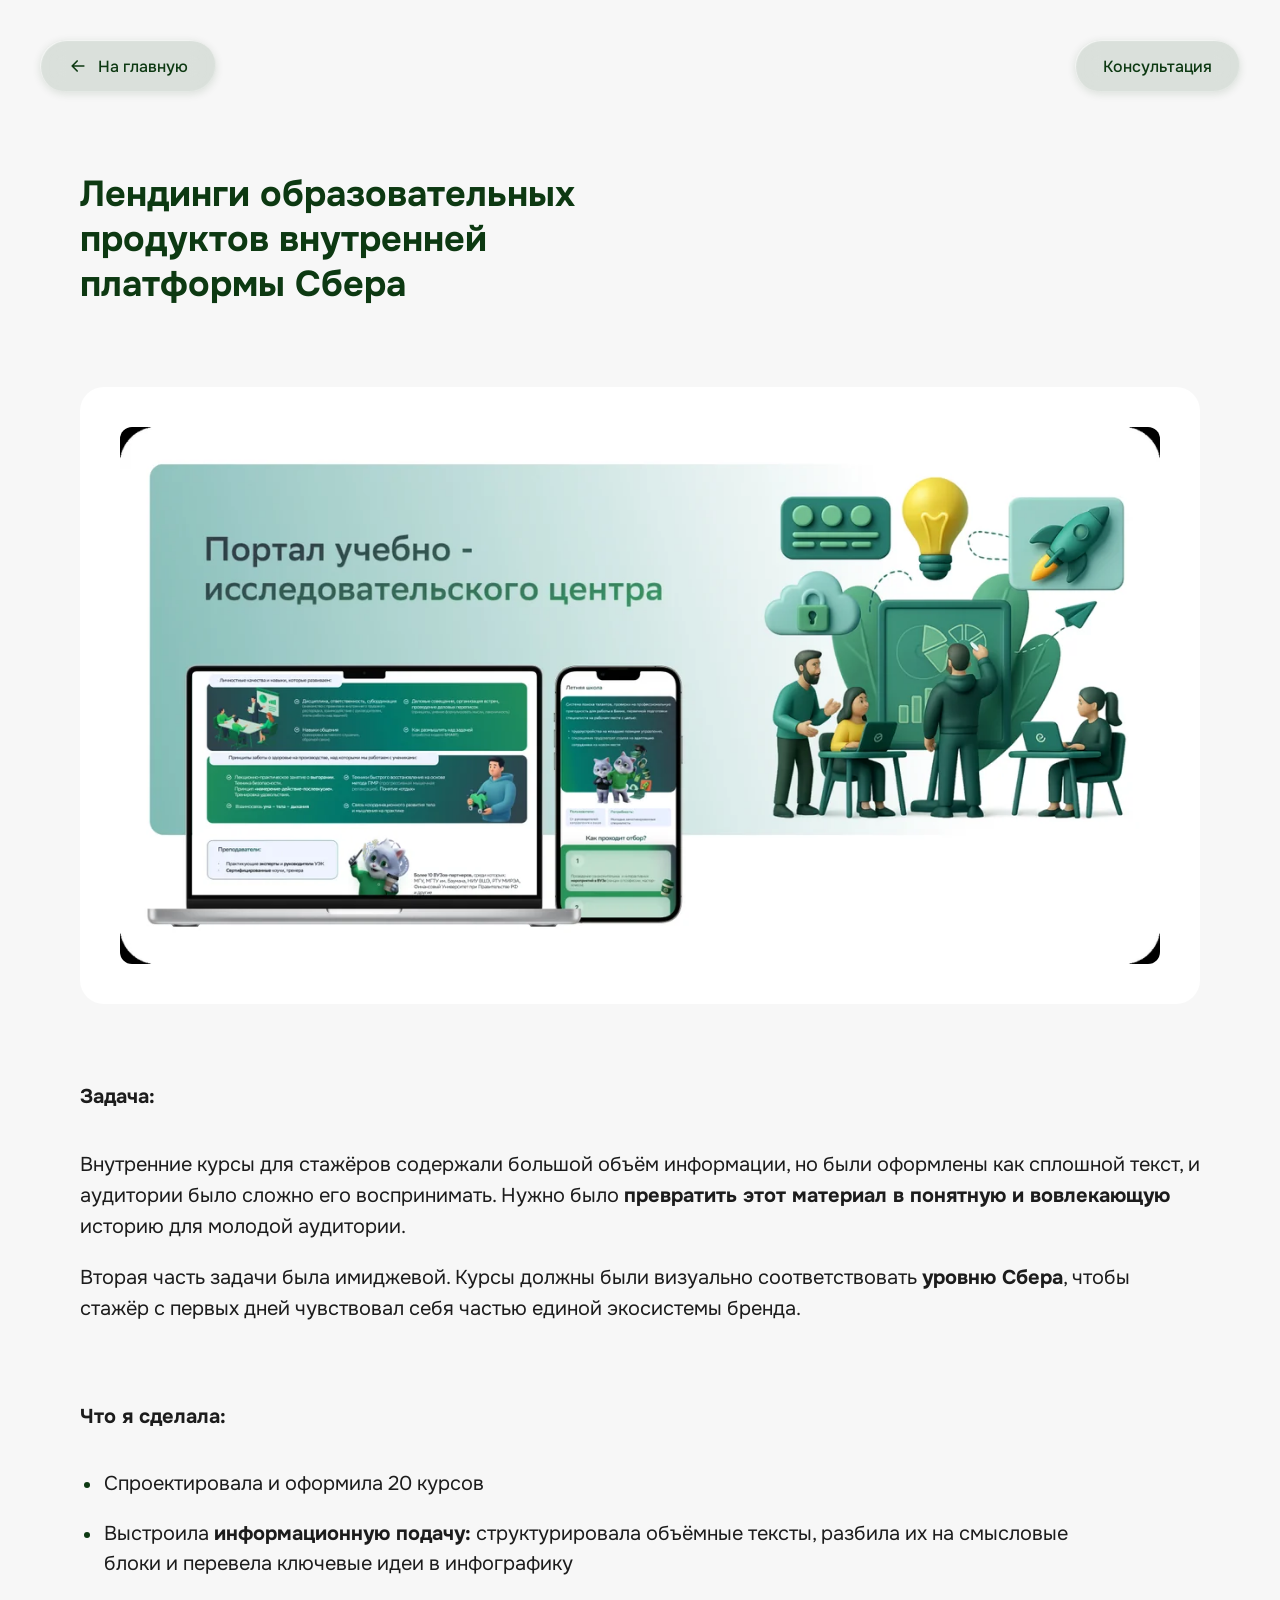
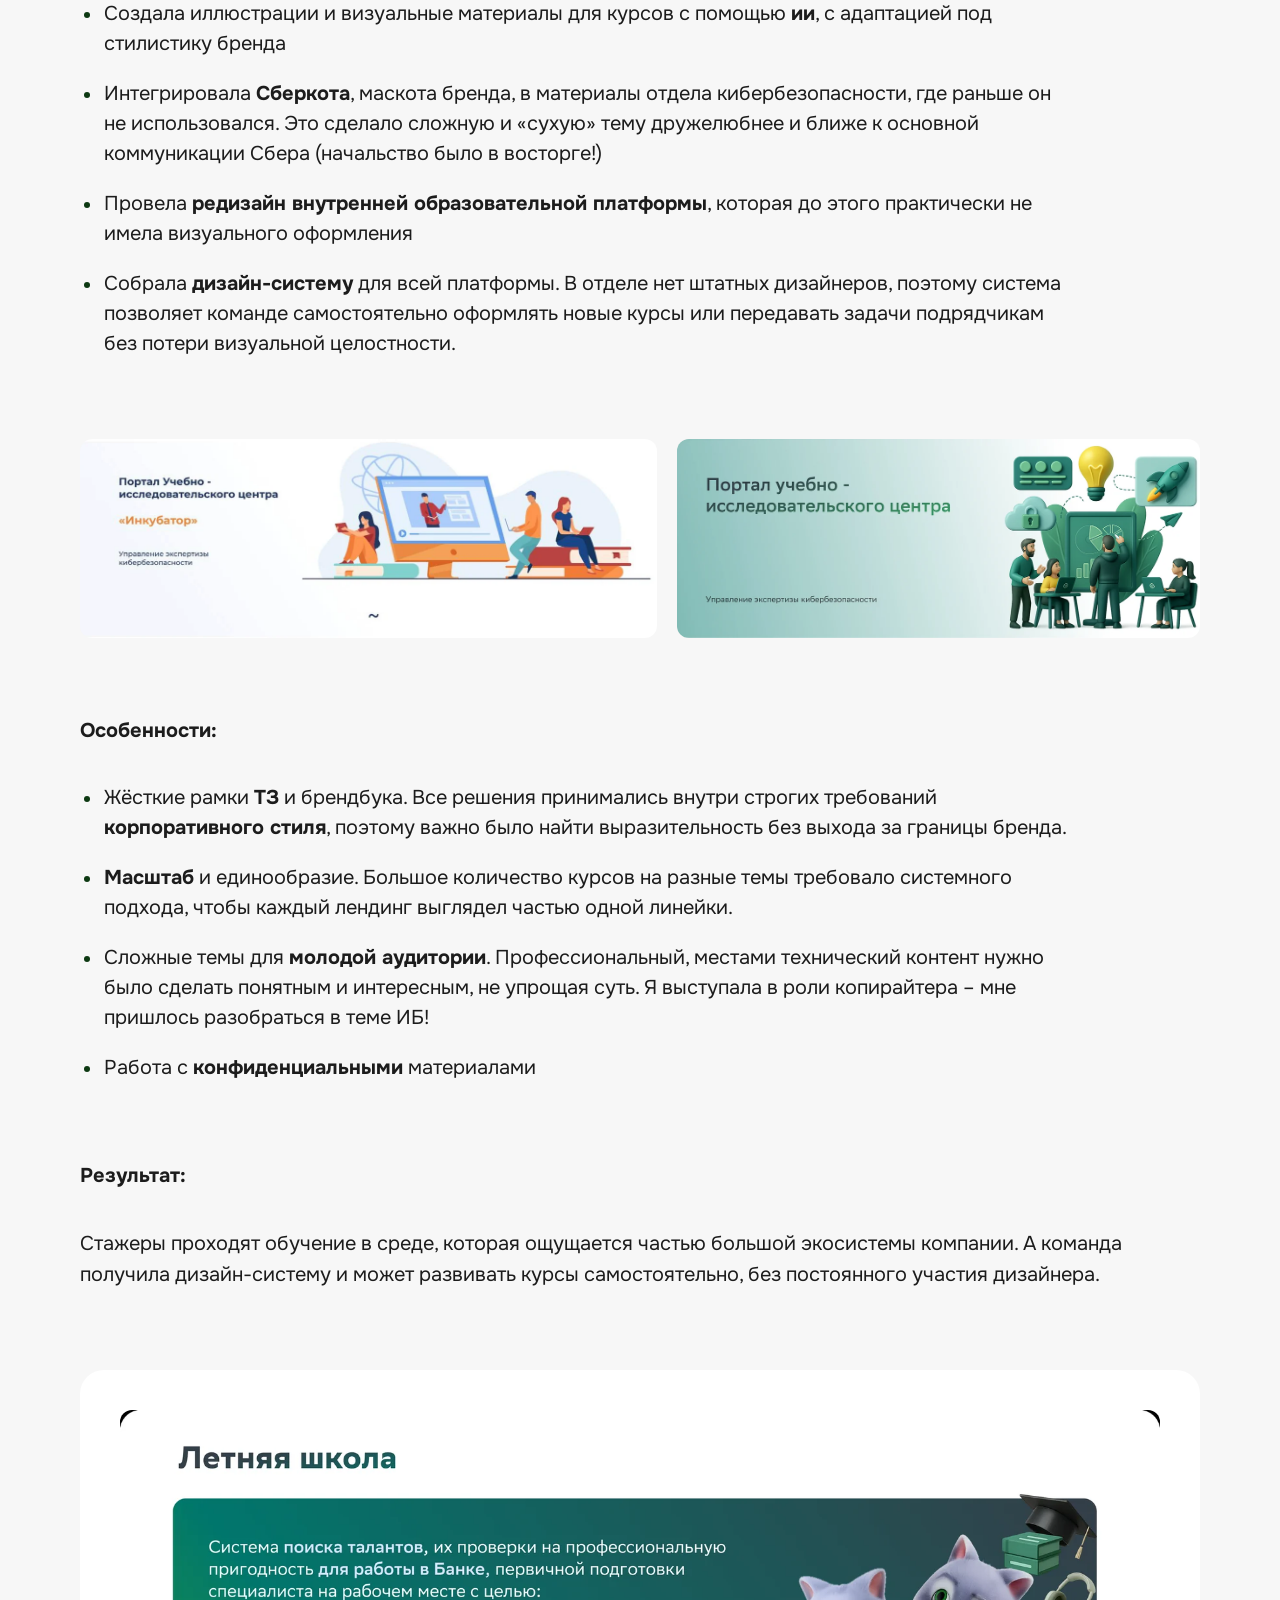
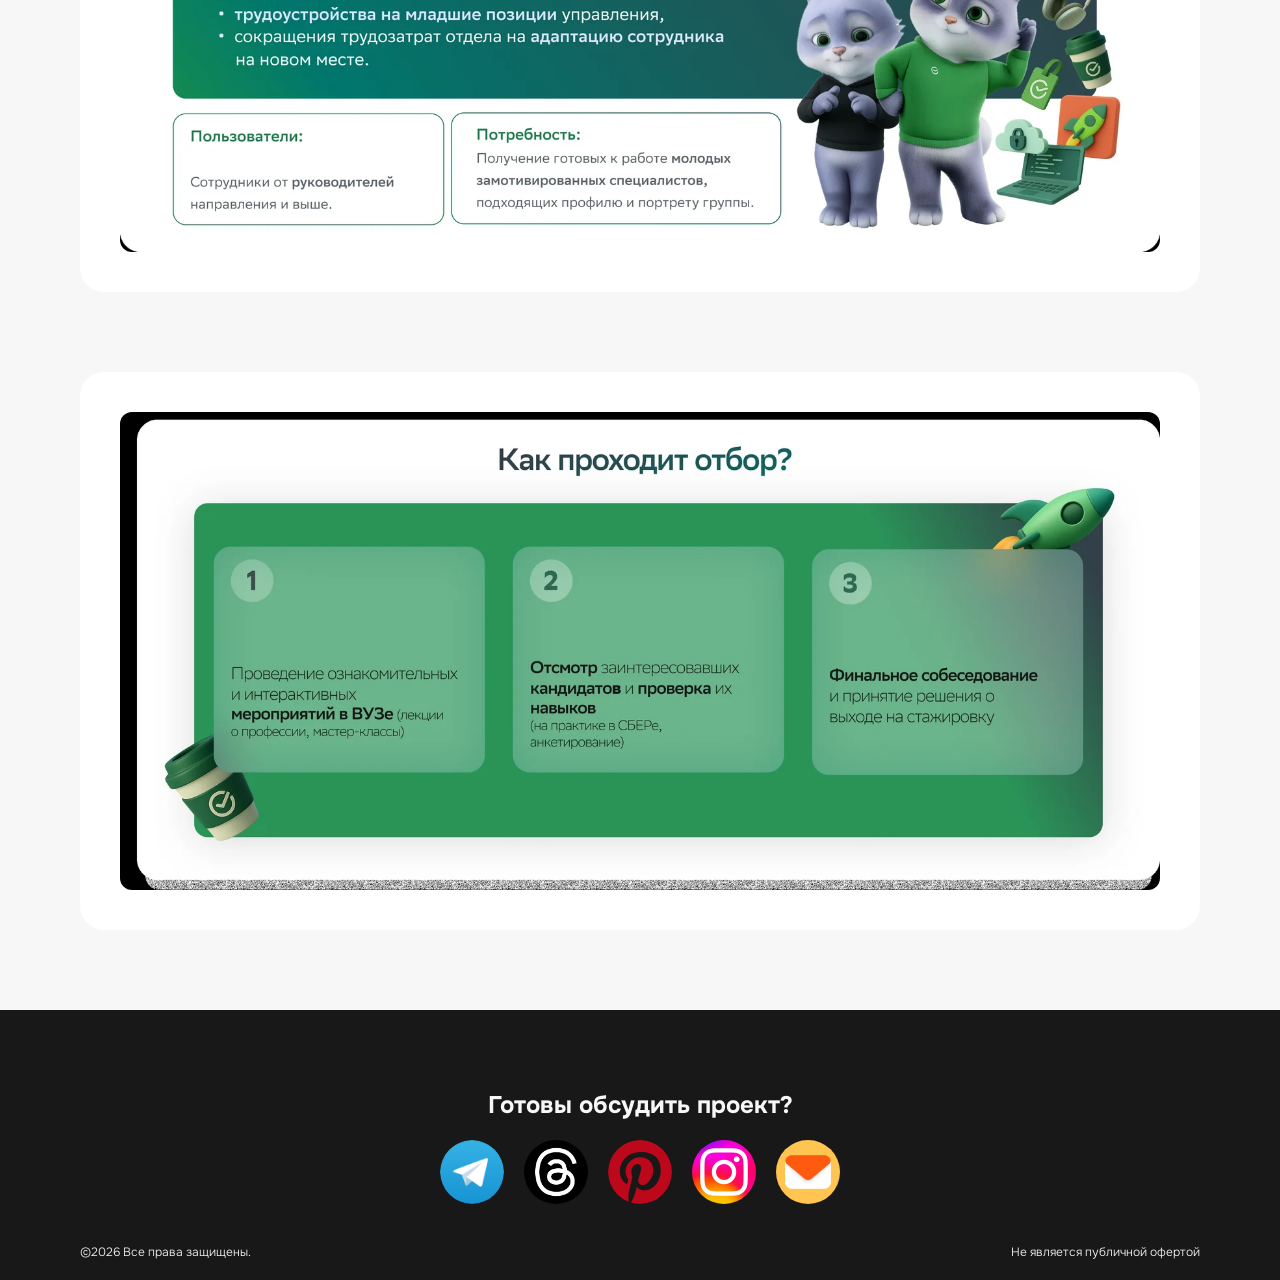
<file: work-sber.html>
<!DOCTYPE html>
<html lang="ru">
<head>
<meta charset="UTF-8">
<meta name="viewport" content="width=device-width, initial-scale=1.0">
<title>Лендинги образовательных продуктов Сбера — кейс</title>
<link rel="icon" href="favicon.ico" sizes="any">
<link rel="icon" href="assets/icons/favicon-32.png" sizes="32x32" type="image/png">
<link rel="icon" href="assets/icons/favicon-192.png" sizes="192x192" type="image/png">
<link rel="apple-touch-icon" href="assets/icons/apple-touch-icon.png">
<link rel="preload" href="assets/fonts/Onest-VariableFont_wght.ttf" as="font" type="font/ttf" crossorigin>
<link rel="stylesheet" href="css/work.css?v=20261021">
<style>:root { --accent: #0D3912; --accent-rgb: 13, 57, 18; }</style>
</head>
<body>

<div class="work-top">
  <a href="index.html#portfolio" class="work-btn">
    <svg class="work-btn__arrow" viewBox="0 0 24 24" fill="none" aria-hidden="true"><path d="M19 12H5M11 6l-6 6 6 6" stroke="currentColor" stroke-width="2" stroke-linecap="round" stroke-linejoin="round"/></svg>
    На главную
  </a>
  <a href="https://t.me/qualcunodai" target="_blank" rel="noopener" data-goal="work_cta" class="work-btn">Консультация</a>
</div>

<main class="work">

  <h1 class="work__title">Лендинги образовательных продуктов внутренней платформы Сбера</h1>

  <div class="work__card">
    <img src="assets/images/work-sber.webp" alt="Портал учебно-исследовательского центра на ноутбуке и телефоне" width="1200" height="620">
  </div>

  <section class="work__section">
    <h2 class="work__heading">Задача:</h2>
    <p class="work__text">Внутренние курсы для стажёров содержали большой объём информации, но были оформлены как сплошной текст, и аудитории было сложно его воспринимать. Нужно было <strong>превратить этот материал в понятную и вовлекающую</strong> историю для молодой аудитории.</p>
    <p class="work__text">Вторая часть задачи была имиджевой. Курсы должны были визуально соответствовать <strong>уровню Сбера</strong>, чтобы стажёр с первых дней чувствовал себя частью единой экосистемы бренда.</p>
  </section>

  <section class="work__section">
    <h2 class="work__heading">Что я сделала:</h2>
    <ul class="work__list">
      <li>Спроектировала и оформила 20 курсов</li>
      <li>Выстроила <strong>информационную подачу:</strong> структурировала объёмные тексты, разбила их на смысловые блоки и перевела ключевые идеи в инфографику</li>
      <li>Создала иллюстрации и визуальные материалы для курсов с помощью <strong>ии</strong>, с адаптацией под стилистику бренда</li>
      <li>Интегрировала <strong>Сберкота</strong>, маскота бренда, в материалы отдела кибербезопасности, где раньше он не использовался. Это сделало сложную и «сухую» тему дружелюбнее и ближе к основной коммуникации Сбера (начальство было в восторге!)</li>
      <li>Провела <strong>редизайн внутренней образовательной платформы</strong>, которая до этого практически не имела визуального оформления</li>
      <li>Собрала <strong>дизайн-систему</strong> для всей платформы. В отделе нет штатных дизайнеров, поэтому система позволяет команде самостоятельно оформлять новые курсы или передавать задачи подрядчикам без потери визуальной целостности.</li>
    </ul>
  </section>

  <div class="work__pair" style="--cols: 2.906fr 2.637fr">
    <img src="assets/images/sber-portal-blue.webp" alt="Портал учебно-исследовательского центра «Инкубатор» до редизайна" width="1200" height="413">
    <img src="assets/images/sber-portal-green.webp" alt="Портал учебно-исследовательского центра после редизайна" width="1200" height="455">
  </div>

  <section class="work__section">
    <h2 class="work__heading">Особенности:</h2>
    <ul class="work__list">
      <li>Жёсткие рамки <strong>ТЗ</strong> и брендбука. Все решения принимались внутри строгих требований <strong>корпоративного стиля</strong>, поэтому важно было найти выразительность без выхода за границы бренда.</li>
      <li><strong>Масштаб</strong> и единообразие. Большое количество курсов на разные темы требовало системного подхода, чтобы каждый лендинг выглядел частью одной линейки.</li>
      <li>Сложные темы для <strong>молодой аудитории</strong>. Профессиональный, местами технический контент нужно было сделать понятным и интересным, не упрощая суть. Я выступала в роли копирайтера – мне пришлось разобраться в теме ИБ!</li>
      <li>Работа с <strong>конфиденциальными</strong> материалами</li>
    </ul>
  </section>

  <section class="work__section">
    <h2 class="work__heading">Результат:</h2>
    <p class="work__text">Стажеры проходят обучение в среде, которая ощущается частью большой экосистемы компании. А команда получила дизайн-систему и может развивать курсы самостоятельно, без постоянного участия дизайнера.</p>
  </section>

  <div class="work__card">
    <img src="assets/images/sber-summer.webp" alt="Летняя школа: система поиска талантов" width="1600" height="680">
  </div>

  <div class="work__card">
    <img src="assets/images/sber-selection.webp" alt="Как проходит отбор: три этапа" width="1600" height="736">
  </div>

</main>

<footer class="work-footer">
  <div class="work-footer__inner">
    <p class="work-footer__title">Готовы обсудить проект?</p>
    <div class="work-footer__socials">
      <a href="https://t.me/qualcunodai" target="_blank" rel="noopener" data-goal="social" class="work-footer__social" aria-label="Telegram"><img src="assets/images/social-1.png" alt="Telegram"></a>
      <a href="https://www.threads.com/@mgmdvmrn" target="_blank" rel="noopener" data-goal="social" class="work-footer__social" aria-label="Threads"><img src="assets/images/social-2.png" alt="Threads"></a>
      <a href="https://www.pinterest.com/mgmdvmrndesign/" target="_blank" rel="noopener" data-goal="social" class="work-footer__social" aria-label="Pinterest"><img src="assets/images/social-5.png" alt="Pinterest"></a>
      <span class="work-footer__social" aria-label="Instagram"><img src="assets/images/social-4.png" alt="Instagram"></span>
      <a href="https://mail.yandex.ru/compose?to=mamagomedova_2%40edu.hse.ru" target="_blank" rel="noopener" data-goal="social" class="work-footer__social" aria-label="Написать письмо"><img src="assets/images/social-3.png" alt="Почта"></a>
    </div>
  </div>
  <div class="work-footer__legal">
    <p>©2026 Все права защищены.</p>
    <p>Не является публичной офертой</p>
  </div>
</footer>

<script src="js/analytics.js?v=20261021"></script>
</body>
</html>
</file>
<file: css/style.css>
@font-face {
  font-family: "Onest";
  src: url("../assets/fonts/Onest-VariableFont_wght.ttf") format("truetype-variations"),
       url("../assets/fonts/Onest-VariableFont_wght.ttf") format("truetype");
  font-weight: 100 900;
  font-style: normal;
  font-display: swap;
}

:root {
  --color-bg: #181818;
  --color-text: #f7f7f7;
  --color-main: #ff9bfe;
  --color-main-2: #a9fac4;
  --color-muted: #8f8f8f;
  --radius-card: 20px;
  --max-width: 1120px;

  /* Glass (Figma: Frost 24, Light -45° 80%, Drop shadow 0 2 8 #4F46E5 8%) */
  --glass-fill-light: rgba(247, 247, 247, 0.2);
  --glass-fill-pink: rgba(255, 155, 254, 0.3);
  --glass-blur: 12px;
  --glass-shadow: 0 2px 8px 0 rgba(79, 70, 229, 0.08);
  --glass-edge: inset 1px 1px 1px 0 rgba(255, 255, 255, 0.45),
                inset -1px -1px 1px 0 rgba(255, 255, 255, 0.12);
}

/* Стеклянная поверхность — переиспользуемая база */
.glass {
  backdrop-filter: blur(var(--glass-blur));
  -webkit-backdrop-filter: blur(var(--glass-blur));
  box-shadow: var(--glass-shadow), var(--glass-edge);
}

.glass--light { background: var(--glass-fill-light); }
.glass--pink { background: var(--glass-fill-pink); }

* {
  box-sizing: border-box;
  margin: 0;
  padding: 0;
}

html {
  scroll-behavior: smooth;
}

body {
  background: var(--color-bg);
  color: var(--color-text);
  font-family: "Onest", sans-serif;
  font-weight: 300;
  line-height: normal;
  overflow-x: clip;
  /* Двойной тап по любому месту страницы больше не зумит — это ловило
     на тогле, когда им начинали играться. Пинч двумя пальцами работает. */
  touch-action: manipulation;
}

img {
  display: block;
  max-width: 100%;
  height: auto;   /* иначе атрибут height в разметке сплющивает кадр */
}

a {
  color: inherit;
  text-decoration: none;
}

ul {
  list-style: none;
}

button {
  font: inherit;
  color: inherit;
  background: none;
  border: none;
  cursor: pointer;
}

.text-main { color: var(--color-main); }
.text-main-2 { color: var(--color-main-2); }

.section-title {
  font-weight: 700;
  font-size: 64px;
  color: var(--color-main);
}

.section-title--sm {
  font-weight: 600;
  font-size: 36px;
}

/* Buttons */
.btn {
  display: inline-flex;
  align-items: center;
  justify-content: center;
  gap: 8px;
  height: 52px;
  padding: 12px 20px;
  border-radius: 999px;
  font-weight: 600;
  font-size: 18px;
  white-space: nowrap;
  transition: transform 0.15s ease, opacity 0.15s ease;
}

.btn:hover { transform: translateY(-2px); }

.btn:active {
  transform: scale(0.97);
  filter: brightness(0.88);
}

.btn:focus-visible { outline: 2px solid var(--color-text); outline-offset: 3px; }

.btn--pink {
  background: var(--color-main);
  color: #09070a;
}

.btn--dark {
  background: var(--color-bg);
  color: var(--color-main);
}

.btn--glass {
  background: var(--glass-fill-light);
  color: var(--color-text);
  backdrop-filter: blur(var(--glass-blur));
  -webkit-backdrop-filter: blur(var(--glass-blur));
  box-shadow: var(--glass-shadow), var(--glass-edge);
}

.btn--outline {
  background: transparent;
  border: 1px solid var(--color-main-2);
  color: var(--color-text);
}

.btn--wide {
  width: 360px;
  flex: 0 0 auto;
}

.btn__icon {
  width: 24px;
  height: 24px;
  flex-shrink: 0;
  color: currentColor;          /* стрелка берёт цвет текста кнопки */
  transform: rotate(-90deg);
}

.btn--outline .btn__icon { color: var(--color-main-2); }

/* Header */
.header {
  position: fixed;
  top: 40px;
  left: 50%;
  transform: translateX(-50%);
  width: min(var(--max-width), calc(100% - 80px));
  z-index: 100;
  display: flex;
  align-items: center;
  justify-content: space-between;
  gap: 20px;
}

.header__nav {
  background: var(--glass-fill-light);
  border-radius: 999px;
  backdrop-filter: blur(var(--glass-blur));
  -webkit-backdrop-filter: blur(var(--glass-blur));
  box-shadow: var(--glass-shadow), var(--glass-edge);
  padding: 4px;
}

.header__nav-list {
  display: flex;
  gap: 8px;
}

.header__nav-link {
  display: flex;
  align-items: center;
  padding: 12px 16px;
  border-radius: 999px;
  font-weight: 600;
  font-size: 16px;
  transition: background 0.15s ease;
}

.header__nav-link:hover {
  background: rgba(247, 247, 247, 0.15);
}

.header__cta { flex-shrink: 0; }

.header__cta:hover {
  background: var(--glass-fill-pink);
}

.header__cta-short { display: none; }
.header__menu-btn { display: none; }

/* Мобильное меню */
.menu {
  position: fixed;
  inset: 0;
  z-index: 200;
  background: rgba(9, 7, 10, 0.6);
  display: grid;
  place-items: start center;
  padding: 16px;
}

.menu[hidden] { display: none; }

.menu__panel {
  position: relative;
  width: 100%;
  max-width: 420px;
  padding: 64px 24px 24px;
  border-radius: 28px;
  background: var(--glass-fill-light);
  backdrop-filter: blur(var(--glass-blur));
  -webkit-backdrop-filter: blur(var(--glass-blur));
  box-shadow: var(--glass-shadow), var(--glass-edge);
}

.menu__close {
  position: absolute;
  top: 16px;
  right: 16px;
  width: 40px;
  height: 40px;
  display: grid;
  place-items: center;
  border-radius: 999px;
  color: var(--color-text);
  background: rgba(247, 247, 247, 0.12);
}

.menu__close svg { width: 22px; height: 22px; }

.menu__list { display: flex; flex-direction: column; gap: 4px; }

.menu__link {
  display: block;
  padding: 14px 16px;
  border-radius: 16px;
  font-weight: 600;
  font-size: 20px;
}

.menu__link:active { background: rgba(247, 247, 247, 0.12); }

/* Hero */
.hero {
  min-height: 675px;
  display: flex;
  align-items: flex-end;
  justify-content: center;
  padding: 160px 40px 40px;
}

.hero__content {
  display: flex;
  flex-direction: column;
  gap: 80px;
  align-items: center;
  max-width: 820px;
  text-align: center;
}

.hero__title {
  font-weight: 700;
  font-size: 64px;
  line-height: normal;
}

.hero__tags-row {
  display: flex;
  gap: 40px;
  align-items: center;
  flex-wrap: wrap;
  justify-content: center;
}

.hero__tags-list {
  display: flex;
  gap: 40px;
  font-weight: 300;
  font-size: 22px;
}

.hero__tags-list li {
  cursor: default;
  transition: color 0.2s ease;
}

.hero__tags-list li:hover { color: var(--color-main); }

/* About */
.about {
  padding: 170px 40px 120px;   /* больше воздуха до «Что я делаю» */
}

.about__content {
  max-width: var(--max-width);
  margin: 0 auto;
  display: flex;
  flex-direction: column;
  gap: 24px;
}

.about__heading {
  font-weight: 600;
  font-size: 36px;
}

.about__cards-wrapper {
  position: relative;
}

.about__cards-row {
  display: flex;
  gap: 20px;
  align-items: flex-end;
  flex-wrap: wrap;
}

.about__avatar-group {
  position: relative;
  height: 265px;              /* вровень с карточками */
  flex-shrink: 0;
}

.about__avatar-bg {
  position: absolute;
  top: -30px;
  left: -32px;                 /* блюр уходит за спину */
  width: 340px;
  height: 340px;
  z-index: 0;
}

.about__avatar-image {
  position: relative;
  height: 265px;
  z-index: 1;
}

.about__avatar-image img {
  width: auto;
  height: 100%;
}

.card {
  background: var(--color-main-2);
  color: var(--color-bg);
  border-radius: var(--radius-card);
  width: 265px;
  height: 265px;
  padding: 40px 28px;
  display: flex;
  flex-direction: column;
  justify-content: flex-start;     /* тексты стартуют на одной высоте */
  transition: transform 0.25s ease;
}

.card strong { font-weight: 700; }

.card:hover {
  transform: scale(1.04);
}

.card__list {
  display: flex;
  flex-direction: column;
  gap: 2px;
  font-size: 16px;
  line-height: 1.45;
}

.card__lead {
  font-size: 22px;
  line-height: 1.35;
}

.card__muted { color: var(--color-muted); }

.about__name-badge {
  position: absolute;
  left: 40px;                  /* бейдж лежит на нижнем левом углу фото */
  bottom: 0;
  white-space: nowrap;
  background: var(--glass-fill-pink);
  backdrop-filter: blur(var(--glass-blur));
  -webkit-backdrop-filter: blur(var(--glass-blur));
  box-shadow: var(--glass-shadow), var(--glass-edge);
  border-radius: 9999px;
  padding: 12px 20px 12px 16px;
  font-weight: 600;
  font-size: 18px;
  z-index: 2;
}

/* Services */
.services {
  padding: 30px 40px 180px;   /* воздух под срочной плашкой */
}

.services__content {
  max-width: var(--max-width);
  margin: 0 auto;
  display: flex;
  flex-direction: column;
  gap: 120px;
}

.services__main {
  display: flex;
  flex-direction: column;
  gap: 40px;
}

.services__tabs-wrapper {
  display: flex;
  flex-direction: column;
  gap: 20px;
}

.services__group {
  display: grid;
  grid-template-columns: minmax(0, 1fr) auto;
  grid-template-areas:
    "label label"
    "cards switch";
  align-items: center;
  column-gap: 24px;
  row-gap: 18px;
}

.services__group-label {
  grid-area: label;
  justify-self: start;
  font-weight: 600;
  font-size: 18px;
  color: var(--color-main);
}

.services__cards-row {
  grid-area: cards;
  display: flex;
  gap: 10px;
  flex-wrap: wrap;
}

.service-card {
  background: var(--color-main-2);
  color: var(--color-bg);
  border-radius: 12px;
  padding: 24px;
  flex: 0 0 auto;
  min-width: 145px;
  height: 150px;
  display: flex;
  flex-direction: column;
  justify-content: center;
  transition: transform 0.25s ease;
}

.service-card:hover {
  transform: scale(1.04);
}

.service-card__title {
  font-weight: 300;
  font-size: 20px;
}



.services__switch {
  grid-area: switch;
  width: 96px;
  height: 50px;
  background: var(--glass-fill-light);
  box-shadow: var(--glass-shadow), var(--glass-edge);
  backdrop-filter: blur(var(--glass-blur));
  -webkit-backdrop-filter: blur(var(--glass-blur));
  border-radius: 100px;
  padding: 5px;
  display: flex;
  align-items: center;
  flex-shrink: 0;
  cursor: pointer;
  transition: transform 0.15s ease, background 0.28s ease, box-shadow 0.28s ease;
}

.services__switch:active { transform: scale(0.95); }

/* второй свитч, под карточками — показывается только на мобильном */
.services__switch-mobile { display: none; }
.services__switch-mobile .services__switch { grid-area: auto; }

.services__switch.is-on { background: var(--color-main); }
.services__switch:focus-visible { outline: 2px solid var(--color-text); outline-offset: 3px; }

.services__switch-knob {
  width: 40px;
  height: 40px;
  background: #fff;
  border-radius: 50%;
  transform: translateX(0);
  transition: transform 0.28s cubic-bezier(0.34, 1.4, 0.64, 1);
}

.services__switch.is-on .services__switch-knob { transform: translateX(46px); }

/* Группы услуг разъезжаются, освобождая внимание для срочной плашки */
.services__group {
  will-change: transform, opacity;
}

/* Салют из эмодзи по включению свитча */
.fun-layer {
  position: fixed;
  inset: 0;
  z-index: 150;
  pointer-events: none;
  overflow: hidden;
}

.fun-emoji {
  position: absolute;
  font-size: 56px;
  line-height: 1;
  will-change: transform, opacity;
}

.cta-banner-wrap { width: 100%; }

.cta-banner {
  background: var(--color-main);
  color: var(--color-bg);
  border-radius: var(--radius-card);
  min-height: 200px;
  padding: 40px 20px;
  will-change: transform, opacity;
  display: flex;
  align-items: center;
  justify-content: center;
  gap: 128px;
  flex-wrap: wrap;
}

.cta-banner__title {
  font-weight: 600;
  font-size: 22px;
}

.cta-banner__subtitle {
  font-weight: 300;
  font-size: 16px;
  color: var(--color-muted);
}

/* Custom projects */
.custom-projects {
  padding: 40px;
}

.custom-projects__content {
  max-width: 1180px;             /* 793 блок + 24 зазор + 360 кнопка */
  margin: 0 auto;
  display: flex;
  align-items: center;
  justify-content: space-between;
  gap: 24px;
  flex-wrap: nowrap;
}

.custom-projects__main {
  position: relative;
  flex: 0 1 793px;
  min-width: 0;
  max-width: 793px;
}

.custom-projects__title {
  position: absolute;
  top: 0;
  left: 0;
  z-index: 3;
  font-weight: 600;
  font-size: 40px;
}

.custom-projects__body {
  position: relative;
  width: 100%;
  aspect-ratio: 793 / 679;
}

.custom-projects__tags-list {
  position: absolute;
  left: 0;
  top: 50%;
  transform: translateY(-50%);
  z-index: 3;
  display: flex;
  flex-direction: column;
  gap: 8px;
  width: 306px;
  max-width: 45%;
}

.tag {
  background: var(--glass-fill-pink);
  backdrop-filter: blur(var(--glass-blur));
  -webkit-backdrop-filter: blur(var(--glass-blur));
  box-shadow: var(--glass-shadow), var(--glass-edge);
  border-radius: 20px;
  padding: 20px;
  font-size: 18px;
}




/* ---------- Бабочка ---------- */
/* Сцена 867 × 985 — габариты собранной бабочки.
   Грудка (точка крепления крыльев) = 50% / 61.83%. */

.bf {
  position: absolute;
  top: 50%;
  right: 0;
  transform: translateY(-50%);
  height: 100%;
  aspect-ratio: 867 / 985;
  z-index: 1;
}

.bf__flight,
.bf__depart {
  position: absolute;
  inset: 0;
  transform-style: preserve-3d;
}

/* Слой наклона плоский. Иначе браузер сортирует потомков по глубине,
   и повёрнутое крыло выезжает вперёд тела — видно крепление. */
.bf__tilt {
  position: absolute;
  inset: 0;
  transform-style: flat;
}

/* Каждое крыло машет в своей 3D-сцене, точка схода — на грудке. */
.bf__wing-box {
  position: absolute;
  inset: 0;
  perspective: 1000px;
  perspective-origin: 50% 61.83%;
}

.bf__flight { opacity: 0; }
.bf.is-in .bf__flight {
  animation: bf-arrive 2s cubic-bezier(0.22, 0.61, 0.36, 1) forwards;
}

@keyframes bf-arrive {
  0%   { opacity: 0; transform: translate3d(0, 55%, 0) scale(0.16) rotate(-12deg); }
  18%  { opacity: 1; }
  58%  { transform: translate3d(2%, -9%, 0) scale(1.09) rotate(4deg); }
  80%  { transform: translate3d(-1.5%, 2.5%, 0) scale(0.97) rotate(-2deg); }
  100% { opacity: 1; transform: none; }
}

.bf__layer { position: absolute; will-change: transform; }

.bf__body { left: 11.88%; top: -1.73%; width: 73.93%; }
.bf__wing { width: 75.89%; top: 23.65%; }
.bf__wing--left  { left: -6.23%; transform-origin: 74.13% 48.49%; }
.bf__wing--right { left: 30.45%; transform-origin: 25.78% 48.49%; }

/* Process */
.process {
  padding: 40px;
}

.process__content {
  max-width: 1123px;
  margin: 0 auto;
  display: flex;
  flex-direction: column;
  gap: 80px;
}

.process__title {
  font-weight: 700;
  font-size: 64px;
  color: var(--color-main-2);
  margin-bottom: 40px;
}

.process__steps-grid {
  display: flex;
  flex-direction: column;
  gap: 40px;
}

.process__steps-row {
  display: flex;
  gap: 20px;
  flex-wrap: wrap;
  justify-content: center;
}

.process__steps-row--bottom {
  align-items: flex-start;
}

.process__steps-group {
  display: flex;
  gap: 20px;
  flex-wrap: wrap;
}

.process__step {
  display: flex;
  gap: 20px;
  align-items: flex-start;
}

.process__step-num {
  font-weight: 700;
  font-size: 36px;
  color: var(--color-main-2);
  width: 56px;
  flex-shrink: 0;
}

.step-card {
  position: relative;
  background: #fff;
  color: var(--color-bg);
  border-radius: var(--radius-card);
  padding: 20px;
  width: 285px;
  height: 265px;
  display: flex;
  flex-direction: column;
  align-items: center;
  justify-content: center;
  gap: 40px;
  text-align: center;
}

.step-card--alt {
  gap: 20px;
}

.step-card__or {
  margin: 6px 0;
  color: var(--color-muted);
}

/* У пятой карточки текста больше остальных — даём ему больше места */
.step-card--dense { gap: 20px; }
.step-card--dense .step-card__text { font-size: 14px; line-height: 1.45; }

/* Розовая линия обегает карточку по часовой стрелке */
.step-card__outline {
  position: absolute;
  inset: 0;
  width: 100%;
  height: 100%;
  color: var(--color-main);
  pointer-events: none;
  overflow: visible;
}

.step-card__outline {
  transition: filter 0.3s ease;
}

.step-card__outline rect {
  stroke-dasharray: 1066;      /* периметр скруглённого прямоугольника */
  stroke-dashoffset: 1066;
  transition: stroke-dashoffset 0.32s cubic-bezier(0.3, 0, 0.2, 1);
}

.step-card:hover .step-card__outline rect { stroke-dashoffset: 0; }

.step-card:hover .step-card__outline {
  filter: drop-shadow(0 0 7px rgba(255, 155, 254, 0.65));
}

.step-card__title {
  font-weight: 600;
  font-size: 22px;
  color: var(--color-main);
}

/* ---------- Боли клиента ---------- */

.pains {
  padding: 100px 40px;
  min-height: 100dvh;
  display: flex;
  align-items: center;
}

.pains__content {
  width: 100%;
  max-width: var(--max-width);
  margin: 0 auto;
  display: flex;
  flex-direction: column;
  gap: 48px;
}

.pains__grid {
  display: grid;
  grid-template-columns: repeat(3, minmax(0, 1fr));
  gap: 20px;
  --k: 1;          /* множитель сдвига: на узких экранах гасим его здесь,
                      инлайновые --dx у карточек медиазапросом не перебить */
  perspective: 1400px;
  transform-style: preserve-3d;
}

/* Карточки тянутся на всю ширину контента, чтобы ряд совпадал
   с заголовком по левому краю и не оставлял дыры справа. */
.pain-card {
  width: auto;
  height: 265px;
}

/* Пока экран не наехал, карточки сложены стопкой в центре сетки:
   у каждой свой сдвиг к середине и свой наклон. Прогресс --scatter
   считает script.js, 0 — стопка, 1 — карточки на своих местах. */
/* Стартовое состояние: колода ребром. Класс вешает script.js,
   поэтому без него карточки сразу лежат по местам. */
.pains.is-armed {
  --deck: 1;
  --spin: 0;
  --open: 0;
}

/* Три фазы, их считает script.js:
   --deck  1 — карточки стоят колодой ребром, 0 — колода распалась
   --spin  0 — карточка развёрнута ребром, 1 — лицом к зрителю
   --open  0 — всё сложено в центре, 1 — карточки на местах сетки */
.pain-card {
  --s: var(--open, 1);
  transform:
    translate(calc(var(--dx, 0px) * var(--k, 1) * (1 - var(--s))),
              calc(var(--dy, 0px) * var(--k, 1) * (1 - var(--s))))
    translateZ(calc(var(--i, 0) * -34px * var(--deck, 0)))
    rotateY(calc(-78deg * (1 - var(--spin, 1))))
    rotate(calc(var(--rot, 0deg) * (1 - var(--s))))
    scale(calc(1 - 0.22 * (1 - var(--s))));
  backface-visibility: hidden;
  /* Карточки остаются плотными: полупрозрачные они просвечивали
     друг через друга и стопка читалась как каша. Объём даёт тень,
     которая гаснет, когда карточки встали по местам. */
  box-shadow: 0 24px 60px rgba(0, 0, 0, calc(0.5 * (1 - var(--s))));
  will-change: transform;
}

.pain-card__quote {
  font-size: 20px;
  line-height: 1.3;
}

/* Пунктир обводки зашит под карточку 285×265. Эти шире, периметр
   у них ≈1216, поэтому с прежним значением кусок штриха торчал всегда. */
.pain-card .step-card__outline rect {
  stroke-dasharray: 1240;
  stroke-dashoffset: 1240;
}

@media (max-width: 1100px) {
  .pains__grid {
    grid-template-columns: repeat(2, minmax(0, 1fr));
    /* Сдвиги посчитаны под три колонки; в две и одну они врут,
       поэтому остаются только наклон и укрупнение. */
    --k: 0;
  }
}

@media (max-width: 700px) {
  .pains { padding: 80px 20px; }
  .pains__grid { grid-template-columns: minmax(0, 1fr); }
  .pains__content { gap: 32px; }
}

@media (prefers-reduced-motion: reduce) {
  .pain-card { transform: none; box-shadow: none; }
}

.step-card__text {
  font-weight: 300;
  font-size: 16px;
  color: var(--color-muted);
}

.step-card__text p + p {
  margin-top: 4px;
}

.process__footer {
  font-weight: 300;
  font-size: 22px;
  display: flex;
  flex-direction: column;
  gap: 24px;
}

.process__footer-note {
  align-self: flex-end;
  max-width: 468px;
  text-align: left;
}

/* Portfolio */
.portfolio {
  padding: 40px;
}

.portfolio__content {
  max-width: var(--max-width);
  margin: 0 auto;
  display: flex;
  flex-direction: column;
  align-items: center;
  gap: 40px;
}

.portfolio__main {
  width: 100%;
  display: flex;
  flex-direction: column;
  gap: 40px;
}

.portfolio__grid {
  display: grid;
  grid-template-columns: repeat(2, minmax(0, 1fr));
  gap: 20px;
}

.portfolio-card {
  display: flex;
  flex-direction: column;
  gap: 20px;
  transition: transform 0.3s ease;
}

.portfolio-card:hover { transform: scale(1.03); }
.portfolio-card--static { cursor: default; }
.portfolio-card:focus-visible { outline: 2px solid var(--color-main-2); outline-offset: 6px; border-radius: 20px; }
.portfolio-card:active { transform: scale(0.99); }

.portfolio-card__preview {
  position: relative;
  background: #fff;
  border-radius: 20px;
  aspect-ratio: 1200 / 620;   /* пропорция исходников — кадр не режется */
  overflow: hidden;
}

.portfolio-card__preview img {
  width: 100%;
  height: 100%;
  object-fit: cover;
}

.portfolio-card__info {
  display: flex;
  flex-direction: column;
  gap: 4px;
}

/* Восьмая плитка — ведёт на полный список работ.
   Коробка тянется на всю высоту ячейки, поэтому ряд не проседает. */
.portfolio-more__box {
  flex: 1;
  display: flex;
  flex-direction: column;
  align-items: center;
  justify-content: center;
  gap: 14px;
  min-height: 200px;
  border-radius: 20px;
  border: 1px solid var(--color-main-2);
  color: var(--color-main-2);
  transition: background 0.3s ease;
}

.portfolio-more:hover .portfolio-more__box { background: rgba(169, 250, 196, 0.08); }

.portfolio-more__text {
  font-weight: 500;
  font-size: 22px;
}

.portfolio-more__icon {
  width: 26px;
  height: 26px;
  transform: rotate(-90deg);    /* та же стрелка, что была на кнопке */
}

.portfolio-card__name {
  font-weight: 500;
  font-size: 22px;
  color: var(--color-main-2);
}

.portfolio-card__tags {
  display: flex;
  gap: 16px;
  flex-wrap: wrap;
  font-weight: 300;
  font-size: 16px;
  color: var(--color-muted);
}

/* FAQ */
.faq {
  padding: 40px;
}

.faq__content {
  max-width: var(--max-width);
  margin: 0 auto;
  display: flex;
  flex-direction: column;
  gap: 40px;
}

.faq__list {
  display: flex;
  flex-direction: column;
  width: 100%;
}

.faq-card {
  background: var(--color-main-2);
  color: var(--color-bg);
  border-bottom: 1px solid rgba(143, 143, 143, 0.2);
  border-radius: 20px;
  padding: 20px 80px;
  width: 100%;
  text-align: left;
  overflow: hidden;
  transition: none;
}

.faq-card__row {
  display: flex;
  align-items: center;
  justify-content: space-between;
  gap: 20px;
}

.faq-card__question {
  font-weight: 600;
  font-size: 20px;
}

.faq-card__icon {
  width: 32px;
  height: 32px;
  transition: transform 0.25s ease;
  flex-shrink: 0;
}

.faq-card__answer {
  font-weight: 300;
  font-size: 16px;
  max-height: 0;
  opacity: 0;
  margin-top: 0;
  transition: max-height 0.3s ease, opacity 0.3s ease, margin-top 0.3s ease;
}

.faq-card.is-open .faq-card__answer {
  max-height: 460px;
  opacity: 1;
  margin-top: 16px;
}

.faq-card.is-open .faq-card__icon {
  transform: rotate(180deg);
}

/* Footer */
.footer {
  padding: 47px 40px;
}

.footer__content {
  max-width: var(--max-width);
  margin: 0 auto;
  display: flex;
  flex-direction: column;
  align-items: center;
  gap: 80px;
}

.footer__cta-wrapper {
  display: flex;
  flex-direction: column;
  align-items: center;
  gap: 20px;
}

.footer__title {
  font-weight: 700;
  font-size: 24px;
  text-align: center;
}

.footer__social-links {
  display: flex;
  gap: 20px;
}

.footer__social-link {
  width: 64px;
  height: 64px;
  border-radius: 9999px;
  overflow: hidden;
  transition: transform 0.2s ease, filter 0.2s ease;
}

.footer__social-link:hover {
  transform: translateY(-4px) scale(1.06);
  filter: brightness(1.12);
}

.footer__social-link:active { transform: scale(0.96); filter: brightness(0.9); }
.footer__social-link:focus-visible { outline: 2px solid var(--color-text); outline-offset: 3px; }

.footer__social-link img {
  width: 100%;
  height: 100%;
  object-fit: cover;
}

.footer__legal {
  width: 100%;
  display: flex;
  align-items: center;
  justify-content: space-between;
  gap: 16px;
  font-weight: 300;
  font-size: 12px;
  flex-wrap: wrap;
}

/* Responsive */

@media (hover: none) {
  .step-card__outline { display: none; }
}

@media (max-width: 900px) {
  /* Шапка: вся навигация прячется под кнопку «Меню» */
  .header {
    top: 16px;
    width: min(var(--max-width), calc(100% - 32px));
  }
  .header__nav { display: none; }
  .header__menu-btn { display: inline-flex; }
  .header__cta-long { display: none; }
  .header__cta-short { display: inline; }

  .hero__title { font-size: 40px; }
  .section-title { font-size: 40px; }
  .section-title--sm { font-size: 28px; }
  .process__title { font-size: 40px; }
  .portfolio__grid { grid-template-columns: 1fr; }
  .faq-card { padding: 20px 24px; }
  .faq-card__question { font-size: 16px; }
  .faq-card__answer { font-size: 14px; }

  /* Свитча на мобильном нет */
  .services__group--sites > .services__switch { display: none; }   /* десктопный прячем */
  .services__switch-mobile {
    display: flex;
    justify-content: center;
    margin-top: 40px;   /* воздух сверху остаётся, снизу плашка ближе */
  }

  /* Услуги: ровная сетка в две колонки вместо ширины по тексту */
  .services { padding: 24px 20px 80px; }
  .services__content { gap: 24px; }
  .services__cards-row {
    display: grid;
    grid-template-columns: repeat(2, minmax(0, 1fr));
    gap: 8px;
  }
  .service-card {
    width: 100%;
    min-width: 0;
    height: auto;
    min-height: 92px;
    padding: 16px;
  }
  .service-card__title { font-size: 16px; }
  .cta-banner { min-height: 0; padding: 28px 20px; gap: 24px; }


  /* --- Этапы: карточки проявляются по мере просмотра --- */
  /* До просмотра — наше стекло на 50%, после — обычная белая карточка */
  .step-card {
    background: rgba(255, 255, 255, 0.5);
    backdrop-filter: blur(var(--glass-blur));
    -webkit-backdrop-filter: blur(var(--glass-blur));
    box-shadow: var(--glass-shadow), var(--glass-edge);
    transition: background 0.45s ease, box-shadow 0.45s ease;
  }

  .step-card__title,
  .step-card__text {
    opacity: 0.5;
    transition: opacity 0.45s ease;
  }

  .step-card.is-seen {
    background: #fff;
    backdrop-filter: none;
    -webkit-backdrop-filter: none;
    box-shadow: none;
  }

  .step-card.is-seen .step-card__title,
  .step-card.is-seen .step-card__text { opacity: 1; }

  /* Номер зелёный, только пока он примерно по центру экрана */
  .process__step-num {
    color: var(--color-muted);
    transition: color 0.3s ease;
  }

  .process__step-num.is-active { color: var(--color-main-2); }

  /* --- Срочная плашка резко влетает слева --- */
  .cta-banner {
    transform: translate3d(-110%, 0, 0);
    opacity: 0;
  }

  .cta-banner.is-in {
    animation: cta-jump-in 0.42s cubic-bezier(0.2, 1.5, 0.4, 1) forwards;
  }

  @keyframes cta-jump-in {
    from { transform: translate3d(-110%, 0, 0); opacity: 0; }
    60%  { opacity: 1; }
    to   { transform: translate3d(0, 0, 0); opacity: 1; }
  }

  /* --- Текст под этапами: обе части по левому краю --- */
  .process__footer { font-size: 17px; gap: 16px; }
  .process__footer-note {
    align-self: flex-start;
    max-width: none;
    text-align: left;
  }

  /* --- Услуги: обе группы одной ширины --- */
  .services__cards-row { width: 100%; }

  /* Этапы: одна колонка, номера и карточки выровнены по общей линии */
  .process { padding: 40px 20px; }
  .process__steps-row,
  .process__steps-group {
    flex-direction: column;
    align-items: center;
    width: 100%;
    gap: 20px;
  }
  .process__step {
    width: 100%;
    max-width: 380px;
    gap: 12px;
    align-items: flex-start;
  }
  .process__step-num { width: 44px; font-size: 30px; }
  .step-card { width: 100%; height: auto; min-height: 230px; }
  .services__group {
    grid-template-columns: minmax(0, 1fr);
    grid-template-areas: "label" "cards";
    justify-items: start;
    transform: none !important;
    opacity: 1 !important;
  }

  /* «Почему я»: аватар и короткая карточка в одной строке, длинные под ними */
  .about { padding: 120px 20px 60px; }
  .about__cards-wrapper { position: relative; }
  .about__cards-row {
    display: grid;
    grid-template-columns: repeat(2, minmax(0, 1fr));
    gap: 8px;
    align-items: stretch;
  }
  .about__avatar-group {
    grid-area: 1 / 1;
    width: 100%;
    height: 170px;
    display: flex;
    justify-content: center;
  }
  .about__avatar-image { height: 170px; }
  .about__avatar-bg { top: -30px; left: 50%; width: 230px; height: 230px; transform: translateX(-55%); }
  .card--projects   { grid-area: 1 / 2; }
  .card--experience { grid-area: 2 / 1 / auto / -1; }
  .card--approach   { grid-area: 3 / 1 / auto / -1; }

  .card {
    width: 100%;
    height: auto;
    min-height: 148px;
    padding: 20px;
    justify-content: center;
  }
  .card__list { font-size: 15px; }
  .card__lead { font-size: 19px; }

  .about__name-badge {
    left: 50%;
    bottom: 0;
    transform: translateX(-88%);
    font-size: 14px;
    padding: 8px 16px;
  }

  /* Бабочка и плашки перестают накладываться */
  .custom-projects__content { justify-content: center; text-align: center; flex-wrap: wrap; }
  .custom-projects__main { flex: 1 1 100%; }
  .custom-projects__title { position: static; margin-bottom: 24px; }
  .custom-projects__body {
    aspect-ratio: auto;
    display: flex;
    flex-direction: column-reverse;
    align-items: center;
    gap: 24px;
  }
  .bf {
    position: relative;
    top: auto;
    right: auto;
    transform: none;
    height: auto;
    width: 100%;
    max-width: 400px;
  }
  .custom-projects__tags-list {
    position: static;
    transform: none;
    width: 100%;
    max-width: 560px;
    display: grid;
    grid-template-columns: repeat(2, minmax(0, 1fr));
    gap: 8px;
  }
  .tag { padding: 16px; font-size: 15px; text-align: center; }
  .btn--wide { width: 100%; max-width: 360px; }
}

@media (max-width: 560px) {
  .hero { padding-top: 140px; }
  .hero__title { font-size: 32px; }
  .hero__tags-list { gap: 20px; font-size: 16px; }
  .process__step-num { width: 38px; font-size: 26px; }
}

@media (prefers-reduced-motion: reduce) {
  .bf__flight,
  .bf.is-in .bf__flight { opacity: 1; animation: none; transform: none; }
  .btn, .card, .service-card, .portfolio-card, .footer__social-link { transition: none; }

  /* Без движения показываем сразу конечное состояние */
  .step-card {
    background: #fff;
    backdrop-filter: none;
    -webkit-backdrop-filter: none;
    box-shadow: none;
    transition: none;
  }
  .step-card__title, .step-card__text { opacity: 1; transition: none; }
  .process__step-num { transition: none; }
  .cta-banner { transform: none; opacity: 1; animation: none; }
}


/* ============ Попапы услуг ============ */

/* Карточка стала кнопкой — снимаем всё, что браузер дорисовывает сам.
   Остальные её свойства заданы выше и не меняются. */
.service-card {
  font: inherit;
  text-align: left;
  border: 0;
  -webkit-appearance: none;
  appearance: none;
  touch-action: manipulation;   /* двойной тап по карточке не зумит страницу */
}

/* Палец показываем только там, где попапы действительно откроются:
   класс ставит скрипт, увидев поддержку <dialog>. */
.has-svcm .service-card { cursor: pointer; }
.has-svcm .service-card:active { transform: scale(0.98); }
.service-card:focus-visible { outline: 2px solid var(--color-main); outline-offset: 3px; }

/* ---------- Окно ---------- */

.svcm {
  --ink: #181818;
  --dim: #8f8f8f;
  --line: rgba(24, 24, 24, 0.12);
  --panel: #f7f7f7;
  --w: 560px;

  /* Окно растянуто во весь экран, а видимая карточка — .svcm__panel внутри.
     Благодаря этому клик мимо карточки приходит на сам <dialog> и легко ловится. */
  width: 100%;
  max-width: 100%;
  height: 100%;
  max-height: 100%;
  margin: 0;
  padding: 16px;
  border: 0;
  background: transparent;
  overflow: hidden;
  color: var(--ink);
}

/* Только [open]: иначе закрытое окно перестанет прятаться */
.svcm[open] { display: grid; place-items: center; }

.svcm::backdrop {
  background: rgba(8, 6, 10, 0.6);
  opacity: 0;
  transition: opacity 0.22s ease;
}

.svcm.is-open::backdrop { opacity: 1; }

.svcm__panel {
  position: relative;
  display: flex;
  flex-direction: column;
  width: min(var(--w), 100%);
  max-height: 100%;
  background: var(--panel);
  border-radius: var(--radius-card);
  overflow: hidden;
  box-shadow: 0 24px 60px rgba(0, 0, 0, 0.45);

  opacity: 0;
  transform: translateY(14px) scale(0.98);
  transition: opacity 0.22s ease, transform 0.26s cubic-bezier(0.2, 0.9, 0.3, 1);
}

.svcm.is-open .svcm__panel { opacity: 1; transform: none; }

/* Прокручивается только текст: крестик и кнопка остаются на месте */
.svcm__scroll {
  overflow-y: auto;
  overscroll-behavior: contain;
  padding: 40px;
}

/* Chrome делает прокручиваемую область фокусируемой, чтобы её можно было
   листать с клавиатуры. Показываем, что она в фокусе. */
.svcm__scroll:focus-visible { outline: 2px solid var(--ink); outline-offset: -4px; border-radius: 12px; }

.svcm__close {
  position: absolute;
  top: 16px;
  right: 16px;
  z-index: 2;
  width: 36px;
  height: 36px;
  border: 0;
  border-radius: 50%;
  background: rgba(24, 24, 24, 0.06);
  color: var(--ink);
  display: grid;
  place-items: center;
  cursor: pointer;
  transition: background 0.2s ease, transform 0.2s ease;
}

.svcm__close svg { width: 18px; height: 18px; }
.svcm__close:hover { background: rgba(24, 24, 24, 0.12); transform: rotate(90deg); }
.svcm__close:focus-visible { outline: 2px solid var(--ink); outline-offset: 2px; }

/* ---------- Содержимое ---------- */

.svcm__title {
  display: flex;
  align-items: center;
  gap: 12px;
  padding-right: 32px;   /* чтобы длинный заголовок не наехал на крестик */
  font-weight: 700;
  font-size: 28px;
  line-height: 1.2;
}

.svcm__bf { width: 38px; height: 38px; flex-shrink: 0; }

.svcm__lead {
  margin-top: 14px;
  font-size: 17px;
  line-height: 1.5;
}

.svcm__price {
  margin-top: 16px;
  font-weight: 600;
  font-size: 18px;
}

.svcm__price span,
.svcm__tier-price span {
  margin: 0 6px;
  font-weight: 400;
  color: var(--dim);
}

.svcm__tiers {
  margin-top: 24px;
  padding-top: 24px;
  border-top: 1px solid var(--line);
  display: flex;
  flex-direction: column;
  gap: 20px;
}

.svcm__tier-name { font-weight: 600; font-size: 17px; }
.svcm__tier-desc { margin-top: 4px; font-size: 15px; line-height: 1.45; color: var(--dim); }
.svcm__tier-price { margin-top: 6px; font-weight: 600; font-size: 16px; }

.svcm__sub {
  margin-top: 28px;
  padding-top: 24px;
  border-top: 1px solid var(--line);
  font-weight: 600;
  font-size: 16px;
}

.svcm__list {
  margin-top: 12px;
  display: flex;
  flex-direction: column;
  gap: 8px;
}

.svcm__list li {
  position: relative;
  padding-left: 20px;
  font-size: 15px;
  line-height: 1.5;
}

.svcm__list li::before {
  content: "";
  position: absolute;
  left: 4px;
  top: 9px;
  width: 5px;
  height: 5px;
  border-radius: 50%;
  background: var(--ink);
}

.svcm__list--muted li { color: var(--dim); }
.svcm__list--muted li::before { background: var(--dim); }

.svcm__note {
  margin-top: 28px;
  padding-top: 20px;
  border-top: 1px solid var(--line);
  font-size: 14px;
  line-height: 1.5;
  color: var(--dim);
}

/* ---------- Кнопка снизу ---------- */

.svcm__foot {
  flex-shrink: 0;
  padding: 20px 40px;
  border-top: 1px solid var(--line);
  background: var(--panel);
}

.svcm__cta { width: 100%; }

/* ---------- Зелёный вариант для продуктов ---------- */

.svcm--green {
  --panel: var(--color-main-2);
  --line: rgba(24, 24, 24, 0.18);
  --dim: #4a6b56;
  --w: 440px;
}

.svcm--green .svcm__close { background: rgba(24, 24, 24, 0.08); }
.svcm--green .svcm__close:hover { background: rgba(24, 24, 24, 0.16); }

/* ---------- Мобильный ---------- */

@media (max-width: 600px) {
  .svcm { padding: 10px; }
  .svcm__panel { border-radius: 16px; }
  .svcm__scroll { padding: 28px 20px 24px; }
  .svcm__foot { padding: 16px 20px; }
  .svcm__title { font-size: 22px; gap: 10px; }
  .svcm__bf { width: 32px; height: 32px; }
  .svcm__lead { font-size: 16px; }
  .svcm__close { top: 10px; right: 10px; }
}

@media (prefers-reduced-motion: reduce) {
  .svcm__panel, .svcm::backdrop, .svcm__close, .service-card { transition: none; }
  .svcm__panel { opacity: 1; transform: none; }
  .svcm__close:hover { transform: none; }
}


/* ============ Бабочка-пасхалка под подвалом ============ */

.egg {
  display: block;
  width: 44px;
  margin: 0 auto;
  padding: 28px 0 36px;
  cursor: pointer;
  transition: transform 0.25s cubic-bezier(0.3, 1.4, 0.5, 1), filter 0.25s ease;
}

.egg:hover { transform: scale(1.3); filter: drop-shadow(0 0 14px rgba(255, 155, 254, 0.55)); }
.egg:active { transform: scale(1.12); }
.egg:focus-visible { outline: 2px solid var(--color-main); outline-offset: 6px; border-radius: 8px; }

.egg__bf {
  width: 44px;
  height: 44px;
  animation: egg-float 6.5s ease-in-out infinite;
}

/* Долго висит почти неподвижно, потом коротко шарахается в сторону —
   так понятнее, что она живая, чем от ровного покачивания. */
@keyframes egg-float {
  0%,  100% { transform: translate(0, 0) rotate(0deg); }
  7%        { transform: translate(0, -6px) rotate(-5deg); }
  15%       { transform: translate(0, 0) rotate(0deg); }
  23%       { transform: translate(0, -5px) rotate(4deg); }
  32%, 56%  { transform: translate(0, 0) rotate(0deg); }
  62%       { transform: translate(-13px, -17px) rotate(-13deg); }
  67%       { transform: translate(10px, -9px) rotate(10deg); }
  72%       { transform: translate(-5px, -15px) rotate(-6deg); }
  79%       { transform: translate(0, 0) rotate(0deg); }
}

@media (prefers-reduced-motion: reduce) {
  .egg, .egg__bf { animation: none; transition: none; }
  .egg:hover { transform: none; }
}


/* ============ Шторка: «Почему я?» наезжает на первый экран ============ */
/* Герой прилипает к верху, а .about едет поверх него. Прилипание ограничено
   обёрткой .curtain, поэтому ниже по странице герой уже не держится. */

.curtain { position: relative; }

.curtain > .hero {
  position: sticky;
  top: 0;
  z-index: 0;
  min-height: 100vh;
  min-height: 100dvh;
  /* Раньше текст жался к низу — теперь шторка накрывала бы его сразу.
     По центру он успевает пожить, пока «Почему я?» поднимается. */
  align-items: center;
}

/* Текст героя уходит, пока шторка поднимается */
.curtain > .hero .hero__content {
  opacity: calc(1 - var(--curtain, 0));
  transform: translateY(calc(var(--curtain, 0) * -40px));
}

.curtain > .pains,
.curtain > .about {
  position: relative;
  z-index: 1;
  background: var(--color-bg);
  /* скругление распрямляется, когда шторка дошла до верха */
  border-radius: calc((1 - var(--curtain, 0)) * 36px) calc((1 - var(--curtain, 0)) * 36px) 0 0;
  box-shadow: 0 -24px 60px rgba(0, 0, 0, 0.55);
}

@media (prefers-reduced-motion: reduce) {
  .curtain > .hero { position: static; min-height: 675px; }
  .curtain > .hero .hero__content { opacity: 1; transform: none; }
  .curtain > .about { border-radius: 0; box-shadow: none; }
}

/* Инстаграм в футере — <span>, а не ссылка. Базовые стили висят на классе,
   поэтому без этого он продолжал бы подпрыгивать на наведении. */
span.footer__social-link { cursor: default; }
span.footer__social-link:hover,
span.footer__social-link:active { transform: none; filter: none; }


/* ============ Кнопка Гали в шапке ============ */

/* Заказ и Галя стоят плечом к плечу, а не разъезжаются по краям */
.header__right {
  display: flex;
  align-items: center;
  gap: 8px;
  flex-shrink: 0;
}

.header__galya {
  flex-shrink: 0;
  width: 52px;
  padding: 0;
  display: grid;
  place-items: center;
}

.header__galya img {
  width: 30px;
  height: 30px;
  transition: transform 0.3s cubic-bezier(0.3, 1.5, 0.5, 1);
}

.header__galya:hover { background: var(--glass-fill-pink); }
.header__galya:hover img { transform: scale(1.18) rotate(-8deg); }
.header__galya:active img { transform: scale(1.05); }

.menu__link--galya {
  display: inline-flex;
  align-items: center;
  gap: 10px;
}

.menu__link--galya img { width: 28px; height: 28px; }

/* Размер не ужимаем: кнопка заказа на всех ширинах 52px,
   и бабочка должна стоять с ней вровень. */
@media (max-width: 900px) {
  .header__galya img { width: 27px; height: 27px; }
}

@media (prefers-reduced-motion: reduce) {
  .header__galya img { transition: none; }
  .header__galya:hover img { transform: none; }
}


/* ============ Пункт «Soon...» ============ */
/* Розовая обводка в половину силы: видно, что пункт есть,
   но он честно не обещает, что там уже что-то лежит. */

.header__nav-link--soon {
  color: var(--color-main);
  box-shadow: inset 0 0 0 1.5px var(--color-main);
  opacity: 0.5;
  transition: opacity 0.2s ease, background 0.15s ease;
}

.header__nav-link--soon:hover { opacity: 0.8; background: transparent; }

.menu__link--soon {
  display: inline-flex;
  align-items: center;
  padding: 4px 16px;
  border-radius: 999px;
  color: var(--color-main);
  box-shadow: inset 0 0 0 1.5px var(--color-main);
  opacity: 0.5;
}

.menu__link--soon:hover { opacity: 0.8; }

@media (prefers-reduced-motion: reduce) {
  .header__nav-link--soon { transition: none; }
}

/* Телефон: пять иконок по 64px с отступами давали 400px —
   шире экрана, из-за этого страница ездила вбок. */
@media (max-width: 760px) {
  .footer { padding-left: 20px; padding-right: 20px; }
  .footer__social-links { gap: 14px; flex-wrap: wrap; justify-content: center; }
  .footer__social-link { width: 48px; height: 48px; }
}

@media (max-width: 380px) {
  .footer__social-links { gap: 10px; }
  .footer__social-link { width: 44px; height: 44px; }
}
</file>
<file: css/case.css>
@font-face {
  font-family: "Onest";
  src: url("../assets/fonts/Onest-VariableFont_wght.ttf") format("truetype-variations"),
       url("../assets/fonts/Onest-VariableFont_wght.ttf") format("truetype");
  font-weight: 100 900;
  font-style: normal;
  font-display: swap;
}

:root {
  --case-bg: #f5f5f5;
  --case-ink: #1c1c1c;
  --case-muted: #9a9a9a;
  --color-bg: #181818;
  --color-text: #f7f7f7;
  /* --accent и --accent-rgb задаёт каждая страница */
}

* { box-sizing: border-box; margin: 0; padding: 0; }

html { scroll-behavior: smooth; }

body {
  min-height: 100vh;
  display: flex;
  flex-direction: column;
  background: var(--case-bg);
  color: var(--case-ink);
  font-family: "Onest", system-ui, sans-serif;
  font-weight: 400;
  overflow-x: clip;
}

img { display: block; max-width: 100%; height: auto; }   /* иначе атрибут height в разметке сплющивает кадр */
a { color: inherit; text-decoration: none; }
ul { list-style: none; }

.accent { color: var(--accent); }

/* ---------- Верхняя панель ---------- */

.case-top {
  display: flex;
  align-items: center;
  justify-content: space-between;
  gap: 20px;
  flex-wrap: wrap;
  padding: 32px 56px 0;
}

.case-btn {
  display: inline-flex;
  align-items: center;
  gap: 10px;
  height: 56px;
  padding: 0 28px;
  border-radius: 999px;
  font-weight: 500;
  font-size: 17px;
  color: var(--accent);
  background: rgba(var(--accent-rgb), 0.2);
  backdrop-filter: blur(12px);
  -webkit-backdrop-filter: blur(12px);
  box-shadow: 0 2px 8px 0 rgba(var(--accent-rgb), 0.14),
              inset 1px 1px 1px 0 rgba(255, 255, 255, 0.6),
              inset -1px -1px 1px 0 rgba(255, 255, 255, 0.25);
  transition: transform 0.15s ease, background 0.2s ease, filter 0.15s ease;
}

.case-btn:hover {
  transform: translateY(-2px);
  background: rgba(var(--accent-rgb), 0.3);
}

.case-btn:active { transform: scale(0.97); filter: brightness(0.92); }
.case-btn:focus-visible { outline: 2px solid var(--accent); outline-offset: 3px; }

.case-btn__arrow { width: 22px; height: 22px; flex-shrink: 0; }

/* ---------- Содержимое ---------- */

.case-main {
  flex: 1 0 auto;
  max-width: 1200px;
  width: 100%;
  margin: 0 auto;
  padding: 24px 56px 64px;
  min-height: 600px;             /* с верхней панелью выходит ~700, как в макете */
  display: grid;
  align-content: center;
}

/* Потолок по высоте: иначе на широком экране картинка растёт во всю колонку */
.case-media {
  max-height: 500px;             /* высота фото из макета */
  width: auto;
  max-width: 100%;
  margin: 0 auto;
  object-fit: contain;
}

.case-title {
  font-weight: 700;
  font-size: clamp(30px, 3.4vw, 50px);
  line-height: 1.16;
  letter-spacing: -0.01em;
  max-width: 15ch;
}

.case-note {
  margin-top: 24px;
  font-weight: 500;
  font-size: 16px;
  max-width: 44ch;
}

.case-caption {
  margin-top: 20px;
  font-size: 17px;
  color: var(--case-muted);
}

.case-body {
  margin-top: 20px;
  font-size: 16px;
  line-height: 1.5;
  max-width: 40ch;
}

/* Раскладка 1: текст слева, картинка справа */
.case-split {
  display: grid;
  grid-template-columns: minmax(0, 1fr) minmax(0, 0.8fr);
  align-items: center;
  gap: 40px;
}

.case-split--reverse { grid-template-columns: minmax(0, 0.85fr) minmax(0, 1fr); }
.case-split--reverse .case-title,
.case-split--reverse .case-caption { text-align: right; margin-left: auto; }

/* Раскладка 2: три колонки (длинный экран, телефон, текст) */
.case-trio {
  display: grid;
  grid-template-columns: minmax(0, 0.9fr) minmax(0, 1.1fr);
  align-items: center;
  gap: 48px;
}

.case-trio .case-title { text-align: center; max-width: none; }
.case-trio .case-caption { text-align: center; }

/* Обрезанная сверху лента: длинный экран уходит за край карточки */
.case-scroll-clip {
  height: min(40vh, 340px);
  overflow: hidden;
  border-radius: 12px;
  align-self: center;
}

.case-phone {
  max-height: 500px;
  width: auto;
  margin: 0 auto;
  filter: drop-shadow(0 18px 40px rgba(0, 0, 0, 0.18));
}

.case-before {
  width: min(260px, 100%);
  margin-top: 22px;
  border-radius: 8px;
  box-shadow: 0 8px 24px rgba(17, 42, 90, 0.18);
}

/* ---------- Футер ---------- */

.case-footer {
  flex-shrink: 0;
  background: var(--color-bg);
  color: var(--color-text);
  padding: 44px 40px 20px;
}

.case-footer__inner {
  max-width: 1120px;
  margin: 0 auto;
  display: flex;
  flex-direction: column;
  align-items: center;
  gap: 28px;
}

.case-footer__title {
  font-weight: 700;
  font-size: 24px;
  text-align: center;
}

.case-footer__socials { display: flex; gap: 20px; }

.case-footer__social {
  width: 64px;
  height: 64px;
  border-radius: 9999px;
  overflow: hidden;
  transition: transform 0.2s ease, filter 0.2s ease;
}

.case-footer__social:hover { transform: translateY(-4px) scale(1.06); filter: brightness(1.12); }
.case-footer__social:active { transform: scale(0.96); filter: brightness(0.9); }
.case-footer__social:focus-visible { outline: 2px solid var(--color-text); outline-offset: 3px; }
.case-footer__social img { width: 100%; height: 100%; object-fit: cover; }

.case-footer__legal {
  width: 100%;
  max-width: 1120px;
  margin: 28px auto 0;
  display: flex;
  align-items: center;
  justify-content: space-between;
  gap: 16px;
  flex-wrap: wrap;
  font-weight: 300;
  font-size: 12px;
}

/* ---------- Адаптив ---------- */

@media (max-width: 900px) {
  .case-top { padding: 20px 20px 0; }
  .case-btn { height: 48px; padding: 0 20px; font-size: 15px; }
  .case-main { padding: 24px 20px 48px; min-height: 0; }
  .case-title { max-width: none; }
  .case-media, .case-phone { max-height: 280px; width: auto; }

  .case-split,
  .case-split--reverse,
  .case-trio {
    grid-template-columns: minmax(0, 1fr);
    gap: 32px;
    min-height: 0;
  }

  .case-split--reverse .case-title,
  .case-split--reverse .case-caption,
  .case-trio .case-title,
  .case-trio .case-caption { text-align: left; margin-left: 0; }

  /* На узком экране текст идёт первым, картинки после */
  .case-split > .case-text,
  .case-split--reverse > .case-text,
  .case-trio > .case-text { order: -1; }

  .case-footer { padding: 40px 20px 20px; }
  .case-footer__title { font-size: 20px; }
  .case-footer__social { width: 52px; height: 52px; }
}

@media (prefers-reduced-motion: reduce) {
  html { scroll-behavior: auto; }
  .case-btn, .case-footer__social { transition: none; }
}

/* Инстаграм в футере — <span>, а не ссылка. Базовые стили висят на классе,
   поэтому без этого он продолжал бы подпрыгивать на наведении. */
span.case-footer__social { cursor: default; }
span.case-footer__social:hover,
span.case-footer__social:active { transform: none; filter: none; }

/* Телефон: пять иконок по 64px с отступами давали 400px —
   шире экрана, из-за этого страница ездила вбок. */
@media (max-width: 760px) {
  .case-footer { padding-left: 20px; padding-right: 20px; }
  .case-footer__socials { gap: 14px; flex-wrap: wrap; justify-content: center; }
  .case-footer__social { width: 48px; height: 48px; }
}

@media (max-width: 380px) {
  .case-footer__socials { gap: 10px; }
  .case-footer__social { width: 44px; height: 44px; }
}
</file>
<file: css/designers.css>
@font-face {
  font-family: "Onest";
  src: url("../assets/fonts/Onest-VariableFont_wght.ttf") format("truetype-variations"),
       url("../assets/fonts/Onest-VariableFont_wght.ttf") format("truetype");
  font-weight: 100 900;
  font-style: normal;
  font-display: swap;
}

:root {
  --color-bg: #181818;
  --color-text: #f7f7f7;
  --color-main: #ff9bfe;
  --color-main-2: #a9fac4;
  --color-muted: #8f8f8f;
  --radius-card: 20px;
  --max-width: 1120px;

  --glass-fill: rgba(247, 247, 247, 0.2);
  --glass-fill-pink: rgba(255, 155, 254, 0.3);
  --glass-blur: 12px;
  --glass-shadow: 0 2px 8px 0 rgba(79, 70, 229, 0.08);
  --glass-edge: inset 1px 1px 1px 0 rgba(255, 255, 255, 0.45),
                inset -1px -1px 1px 0 rgba(255, 255, 255, 0.12);
}

* { box-sizing: border-box; margin: 0; padding: 0; }

html { background: var(--color-bg); }

body {
  min-height: 100vh;
  display: flex;
  flex-direction: column;
  background: var(--color-bg);
  color: var(--color-text);
  font-family: "Onest", system-ui, sans-serif;
  font-weight: 300;
  overflow-x: clip;
  touch-action: manipulation;
}

img { display: block; max-width: 100%; height: auto; }
a { color: inherit; text-decoration: none; }
ul { list-style: none; }

/* ============ Шапка ============ */

.header {
  position: fixed;
  top: 40px;
  left: 50%;
  transform: translateX(-50%);
  width: min(var(--max-width), calc(100% - 80px));
  z-index: 100;
  display: flex;
  align-items: center;
  justify-content: space-between;
  gap: 20px;
}

.header__nav {
  background: var(--glass-fill);
  border-radius: 999px;
  backdrop-filter: blur(var(--glass-blur));
  -webkit-backdrop-filter: blur(var(--glass-blur));
  box-shadow: var(--glass-shadow), var(--glass-edge);
  padding: 4px;
}

.header__nav-list { display: flex; gap: 8px; }

.header__nav-link {
  display: flex;
  align-items: center;
  padding: 12px 16px;
  border-radius: 999px;
  font-weight: 600;
  font-size: 16px;
  transition: background 0.15s ease, opacity 0.2s ease;
}

a.header__nav-link:hover { background: rgba(247, 247, 247, 0.15); }
a.header__nav-link:focus-visible { outline: 2px solid var(--color-main); outline-offset: 2px; }
.header__nav-link--current { color: var(--color-main); cursor: default; }

/* «Soon...» — обводка в половину силы */
.header__nav-link--soon {
  color: var(--color-main);
  box-shadow: inset 0 0 0 1.5px var(--color-main);
  opacity: 0.5;
}

a.header__nav-link--soon:hover { opacity: 0.8; background: transparent; }

.header__right { display: flex; align-items: center; gap: 8px; flex-shrink: 0; }

.btn {
  display: inline-flex;
  align-items: center;
  justify-content: center;
  gap: 8px;
  height: 52px;
  padding: 12px 20px;
  border: 0;
  border-radius: 999px;
  font-family: inherit;
  font-weight: 600;
  font-size: 18px;
  white-space: nowrap;
  cursor: pointer;
  transition: transform 0.15s ease, background 0.2s ease;
}

.btn--glass {
  background: var(--glass-fill);
  color: var(--color-text);
  backdrop-filter: blur(var(--glass-blur));
  -webkit-backdrop-filter: blur(var(--glass-blur));
  box-shadow: var(--glass-shadow), var(--glass-edge);
}

.btn--pink { background: var(--color-main); color: #09070a; }
.btn:hover { transform: translateY(-2px); }
.btn:active { transform: scale(0.97); }
.btn:focus-visible { outline: 2px solid var(--color-text); outline-offset: 3px; }
.btn__icon { width: 24px; height: 24px; flex-shrink: 0; transform: rotate(-90deg); }

.header__cta { flex-shrink: 0; }
.header__cta-short { display: none; }
.header__back-short { display: none; }

.header__galya { width: 52px; padding: 0; display: grid; place-items: center; }
.header__galya img { width: 30px; height: 30px; transition: transform 0.3s cubic-bezier(0.3, 1.5, 0.5, 1); }
.header__galya:hover { background: var(--glass-fill-pink); }
.header__galya:hover img { transform: scale(1.18) rotate(-8deg); }

/* ============ Страница ============ */

.dz {
  flex: 1 0 auto;
  width: 100%;
  max-width: var(--max-width);
  margin: 0 auto;
  padding: 150px 40px 100px;
  display: flex;
  flex-direction: column;
  gap: 80px;
}

/* ---------- Герой ---------- */

.dz__hero {
  display: grid;
  grid-template-columns: minmax(220px, 340px) minmax(0, 1fr);
  align-items: center;
  gap: 40px;
}

.dz__bf img { width: 100%; }

/* Еле заметный взмах: бабочка на картинке плоская, поэтому «машет»
   лёгким сжатием по горизонтали — сильнее выглядело бы как глюк. */
.dz__bf img { animation: dz-flap 3.2s ease-in-out infinite; transform-origin: 50% 55%; }

@keyframes dz-flap {
  0%, 100% { transform: scaleX(1)    translateY(0); }
  50%      { transform: scaleX(0.94) translateY(-6px); }
}

.dz__card-pink {
  background: var(--color-main);
  color: #16111a;
  border-radius: var(--radius-card);
  padding: 40px;
  min-height: 240px;
  display: flex;
  align-items: center;
  font-weight: 400;
  font-size: 20px;
  line-height: 1.5;
}

/* ---------- Блоки ---------- */

.dz__block { display: flex; flex-direction: column; gap: 24px; }

.dz__heading {
  font-weight: 600;
  font-size: 24px;
  color: var(--color-main);
}

/* ---------- Лента мемов ---------- */
/* Едет сама, но её можно схватить и пролистать: внутри обычная
   горизонтальная прокрутка, а скрипт лишь подталкивает её. */

.dz__marquee {
  overflow-x: auto;
  overflow-y: hidden;
  scrollbar-width: none;
  -webkit-overflow-scrolling: touch;
  /* вылезаем за поля страницы, чтобы лента шла от края до края */
  margin: 0 calc(50% - 50vw);
  padding: 0 calc(50vw - 50% + 0px);
}

.dz__marquee::-webkit-scrollbar { display: none; }

.dz__track { display: flex; gap: 20px; width: max-content; }

.dz__meme {
  flex: 0 0 auto;
  width: 380px;
  border-radius: 16px;
  overflow: hidden;
  background: #0f0f0f;
}

.dz__meme img { width: 100%; height: auto; }

/* ---------- Карточки форматов ---------- */

.dz__cards {
  display: grid;
  grid-template-columns: repeat(auto-fit, minmax(220px, 1fr));
  gap: 20px;
}

.dz__card {
  background: var(--color-main-2);
  color: var(--color-bg);
  border-radius: 16px;
  padding: 28px 24px;
  min-height: 160px;
  display: flex;
  flex-direction: column;
  gap: 8px;
  transition: transform 0.25s ease;
}

.dz__card:hover { transform: scale(1.03); }

/* Текст вместо мемов — в блоке «В каком формате работаем» */
.dz__text {
  display: flex;
  flex-direction: column;
  gap: 14px;
  max-width: 860px;
  font-weight: 300;
  font-size: 22px;
  line-height: 1.45;
  color: var(--color-text);
}

.dz__card-title { font-weight: 600; font-size: 20px; }
.dz__card-note { font-weight: 300; font-size: 17px; }

/* ---------- Призыв ---------- */

.dz__cta {
  display: flex;
  align-items: center;
  justify-content: space-between;
  flex-wrap: wrap;
  gap: 24px;
  padding: 40px;
  border-radius: var(--radius-card);
  background: var(--glass-fill);
  backdrop-filter: blur(var(--glass-blur));
  -webkit-backdrop-filter: blur(var(--glass-blur));
  box-shadow: var(--glass-shadow), var(--glass-edge);
}

.dz__cta-text { font-weight: 700; font-size: 28px; }

/* ============ Подвал ============ */

.dz-footer {
  flex-shrink: 0;
  background: var(--color-bg);
  padding: 80px 40px 20px;
}

.dz-footer__inner {
  max-width: var(--max-width);
  margin: 0 auto;
  display: flex;
  flex-direction: column;
  align-items: center;
  gap: 20px;
}

.dz-footer__title { font-weight: 700; font-size: 24px; }
.dz-footer__socials { display: flex; gap: 20px; }

.dz-footer__social {
  width: 64px;
  height: 64px;
  border-radius: 9999px;
  overflow: hidden;
  transition: transform 0.2s ease, filter 0.2s ease;
}

a.dz-footer__social:hover { transform: translateY(-4px) scale(1.06); filter: brightness(1.12); }
span.dz-footer__social { cursor: default; }
span.dz-footer__social:hover { transform: none; filter: none; }
.dz-footer__social img { width: 100%; height: 100%; object-fit: cover; }

.dz-footer__legal {
  max-width: var(--max-width);
  margin: 40px auto 0;
  display: flex;
  justify-content: space-between;
  gap: 16px;
  flex-wrap: wrap;
  font-weight: 300;
  font-size: 12px;
}

/* ============ Телефон ============ */

@media (max-width: 900px) {
  .header { top: 16px; width: calc(100% - 32px); gap: 12px; }
  .header__nav { display: none; }
  .header__back-short { display: inline-flex; height: 46px; padding: 0 18px; font-size: 15px; }
  .header__cta { height: 46px; padding: 0 18px; font-size: 15px; }
  .header__cta-long { display: none; }
  .header__cta-short { display: inline; }
  .header__galya img { width: 27px; height: 27px; }

  .dz { padding: 100px 20px 60px; gap: 56px; }

  .dz__hero { grid-template-columns: minmax(0, 1fr); gap: 24px; justify-items: center; text-align: center; }
  .dz__bf { width: min(60%, 240px); }
  .dz__card-pink { padding: 28px 24px; min-height: 0; font-size: 17px; text-align: center; }

  .dz__heading { font-size: 20px; }
  .dz__text { font-size: 17px; gap: 10px; }
  .dz__meme { width: 280px; }
  .dz__cards { grid-template-columns: repeat(auto-fit, minmax(150px, 1fr)); gap: 12px; }
  .dz__card { padding: 20px 18px; min-height: 130px; }
  .dz__card-title { font-size: 17px; }
  .dz__card-note { font-size: 15px; }

  .dz__cta { padding: 28px 24px; flex-direction: column; text-align: center; }
  .dz__cta-text { font-size: 22px; }

  .dz-footer { padding: 56px 20px 20px; }
  .dz-footer__social { width: 52px; height: 52px; }
}

@media (prefers-reduced-motion: reduce) {
  .dz__bf img { animation: none; }
  .btn, .dz__card, .dz-footer__social, .header__galya img { transition: none; }
  .btn:hover, .dz__card:hover { transform: none; }
}
</file>
<file: css/dizaineram.css>
@font-face {
  font-family: "Onest";
  src: url("../assets/fonts/Onest-VariableFont_wght.ttf") format("truetype-variations"),
       url("../assets/fonts/Onest-VariableFont_wght.ttf") format("truetype");
  font-weight: 100 900;
  font-style: normal;
  font-display: swap;
}

:root {
  --color-bg: #181818;
  --color-text: #f7f7f7;
  --color-main: #ff9bfe;
  --color-main-2: #a9fac4;
  --color-muted: #8f8f8f;
  --radius-card: 20px;
  --max-width: 1120px;

  --glass-fill: rgba(247, 247, 247, 0.2);
  --glass-fill-pink: rgba(255, 155, 254, 0.3);
  --glass-blur: 12px;
  --glass-shadow: 0 2px 8px 0 rgba(79, 70, 229, 0.08);
  --glass-edge: inset 1px 1px 1px 0 rgba(255, 255, 255, 0.45),
                inset -1px -1px 1px 0 rgba(255, 255, 255, 0.12);
}

* { box-sizing: border-box; margin: 0; padding: 0; }

html { background: var(--color-bg); }

body {
  min-height: 100vh;
  display: flex;
  flex-direction: column;
  background: var(--color-bg);
  color: var(--color-text);
  font-family: "Onest", system-ui, sans-serif;
  font-weight: 300;
  overflow-x: clip;
  touch-action: manipulation;
}

img { display: block; max-width: 100%; height: auto; }
a { color: inherit; text-decoration: none; }
ul { list-style: none; }

/* ============ Шапка ============ */

.header {
  position: fixed;
  top: 40px;
  left: 50%;
  transform: translateX(-50%);
  width: min(var(--max-width), calc(100% - 80px));
  z-index: 100;
  display: flex;
  align-items: center;
  justify-content: space-between;
  gap: 20px;
}

.header__nav {
  background: var(--glass-fill);
  border-radius: 999px;
  backdrop-filter: blur(var(--glass-blur));
  -webkit-backdrop-filter: blur(var(--glass-blur));
  box-shadow: var(--glass-shadow), var(--glass-edge);
  padding: 4px;
}

.header__nav-list { display: flex; gap: 8px; }

.header__nav-link {
  display: flex;
  align-items: center;
  padding: 12px 16px;
  border-radius: 999px;
  font-weight: 600;
  font-size: 16px;
  transition: background 0.15s ease, opacity 0.2s ease;
}

a.header__nav-link:hover { background: rgba(247, 247, 247, 0.15); }
a.header__nav-link:focus-visible { outline: 2px solid var(--color-main); outline-offset: 2px; }
.header__nav-link--current { color: var(--color-main); cursor: default; }

/* «Soon...» — обводка в половину силы */
.header__nav-link--soon {
  color: var(--color-main);
  box-shadow: inset 0 0 0 1.5px var(--color-main);
  opacity: 0.5;
}

a.header__nav-link--soon:hover { opacity: 0.8; background: transparent; }

.header__right { display: flex; align-items: center; gap: 8px; flex-shrink: 0; }

.btn {
  display: inline-flex;
  align-items: center;
  justify-content: center;
  gap: 8px;
  height: 52px;
  padding: 12px 20px;
  border: 0;
  border-radius: 999px;
  font-family: inherit;
  font-weight: 600;
  font-size: 18px;
  white-space: nowrap;
  cursor: pointer;
  transition: transform 0.15s ease, background 0.2s ease;
}

.btn--glass {
  background: var(--glass-fill);
  color: var(--color-text);
  backdrop-filter: blur(var(--glass-blur));
  -webkit-backdrop-filter: blur(var(--glass-blur));
  box-shadow: var(--glass-shadow), var(--glass-edge);
}

.btn--pink { background: var(--color-main); color: #09070a; }
.btn:hover { transform: translateY(-2px); }
.btn:active { transform: scale(0.97); }
.btn:focus-visible { outline: 2px solid var(--color-text); outline-offset: 3px; }
.btn__icon { width: 24px; height: 24px; flex-shrink: 0; transform: rotate(-90deg); }

.header__cta { flex-shrink: 0; }
.header__cta-short { display: none; }
.header__back-short { display: none; }

.header__galya { width: 52px; padding: 0; display: grid; place-items: center; }
.header__galya img { width: 30px; height: 30px; transition: transform 0.3s cubic-bezier(0.3, 1.5, 0.5, 1); }
.header__galya:hover { background: var(--glass-fill-pink); }
.header__galya:hover img { transform: scale(1.18) rotate(-8deg); }

/* ============ Страница ============ */

.dz {
  flex: 1 0 auto;
  width: 100%;
  max-width: var(--max-width);
  margin: 0 auto;
  padding: 150px 40px 100px;
  display: flex;
  flex-direction: column;
  gap: 80px;
}

/* ---------- Герой ---------- */

.dz__hero {
  display: grid;
  grid-template-columns: minmax(220px, 340px) minmax(0, 1fr);
  align-items: center;
  gap: 40px;
}

.dz__bf img { width: 100%; }

/* Еле заметный взмах: бабочка на картинке плоская, поэтому «машет»
   лёгким сжатием по горизонтали — сильнее выглядело бы как глюк. */
.dz__bf img { animation: dz-flap 3.2s ease-in-out infinite; transform-origin: 50% 55%; }

@keyframes dz-flap {
  0%, 100% { transform: scaleX(1)    translateY(0); }
  50%      { transform: scaleX(0.94) translateY(-6px); }
}

.dz__card-pink {
  background: var(--color-main);
  color: #16111a;
  border-radius: var(--radius-card);
  padding: 40px;
  min-height: 240px;
  display: flex;
  align-items: center;
  font-weight: 400;
  font-size: 20px;
  line-height: 1.5;
}

/* ---------- Блоки ---------- */

.dz__block { display: flex; flex-direction: column; gap: 24px; }

.dz__heading {
  font-weight: 600;
  font-size: 24px;
  color: var(--color-main);
}

/* ---------- Лента мемов ---------- */
/* Едет сама, но её можно схватить и пролистать: внутри обычная
   горизонтальная прокрутка, а скрипт лишь подталкивает её. */

.dz__marquee {
  overflow-x: auto;
  overflow-y: hidden;
  scrollbar-width: none;
  -webkit-overflow-scrolling: touch;
  /* вылезаем за поля страницы, чтобы лента шла от края до края */
  margin: 0 calc(50% - 50vw);
  padding: 0 calc(50vw - 50% + 0px);
}

.dz__marquee::-webkit-scrollbar { display: none; }

.dz__track { display: flex; gap: 20px; width: max-content; }

.dz__meme {
  flex: 0 0 auto;
  width: 380px;
  border-radius: 16px;
  overflow: hidden;
  background: #0f0f0f;
}

.dz__meme img { width: 100%; height: auto; }

/* ---------- Карточки форматов ---------- */

.dz__cards {
  display: grid;
  grid-template-columns: repeat(auto-fit, minmax(220px, 1fr));
  gap: 20px;
}

.dz__card {
  background: var(--color-main-2);
  color: var(--color-bg);
  border-radius: 16px;
  padding: 28px 24px;
  min-height: 160px;
  display: flex;
  flex-direction: column;
  gap: 8px;
  transition: transform 0.25s ease;
}

.dz__card:hover { transform: scale(1.03); }

.dz__card-title { font-weight: 600; font-size: 20px; }
.dz__card-note { font-weight: 300; font-size: 17px; }

/* ---------- Призыв ---------- */

.dz__cta {
  display: flex;
  align-items: center;
  justify-content: space-between;
  flex-wrap: wrap;
  gap: 24px;
  padding: 40px;
  border-radius: var(--radius-card);
  background: var(--glass-fill);
  backdrop-filter: blur(var(--glass-blur));
  -webkit-backdrop-filter: blur(var(--glass-blur));
  box-shadow: var(--glass-shadow), var(--glass-edge);
}

.dz__cta-text { font-weight: 700; font-size: 28px; }

/* ============ Подвал ============ */

.dz-footer {
  flex-shrink: 0;
  background: var(--color-bg);
  padding: 80px 40px 20px;
}

.dz-footer__inner {
  max-width: var(--max-width);
  margin: 0 auto;
  display: flex;
  flex-direction: column;
  align-items: center;
  gap: 20px;
}

.dz-footer__title { font-weight: 700; font-size: 24px; }
.dz-footer__socials { display: flex; gap: 20px; }

.dz-footer__social {
  width: 64px;
  height: 64px;
  border-radius: 9999px;
  overflow: hidden;
  transition: transform 0.2s ease, filter 0.2s ease;
}

a.dz-footer__social:hover { transform: translateY(-4px) scale(1.06); filter: brightness(1.12); }
span.dz-footer__social { cursor: default; }
span.dz-footer__social:hover { transform: none; filter: none; }
.dz-footer__social img { width: 100%; height: 100%; object-fit: cover; }

.dz-footer__legal {
  max-width: var(--max-width);
  margin: 40px auto 0;
  display: flex;
  justify-content: space-between;
  gap: 16px;
  flex-wrap: wrap;
  font-weight: 300;
  font-size: 12px;
}

/* ============ Телефон ============ */

@media (max-width: 900px) {
  .header { top: 16px; width: calc(100% - 32px); gap: 12px; }
  .header__nav { display: none; }
  .header__back-short { display: inline-flex; height: 46px; padding: 0 18px; font-size: 15px; }
  .header__cta { height: 46px; padding: 0 18px; font-size: 15px; }
  .header__cta-long { display: none; }
  .header__cta-short { display: inline; }
  .header__galya img { width: 27px; height: 27px; }

  .dz { padding: 100px 20px 60px; gap: 56px; }

  .dz__hero { grid-template-columns: minmax(0, 1fr); gap: 24px; justify-items: center; text-align: center; }
  .dz__bf { width: min(60%, 240px); }
  .dz__card-pink { padding: 28px 24px; min-height: 0; font-size: 17px; text-align: center; }

  .dz__heading { font-size: 20px; }
  .dz__meme { width: 280px; }
  .dz__cards { grid-template-columns: repeat(auto-fit, minmax(150px, 1fr)); gap: 12px; }
  .dz__card { padding: 20px 18px; min-height: 130px; }
  .dz__card-title { font-size: 17px; }
  .dz__card-note { font-size: 15px; }

  .dz__cta { padding: 28px 24px; flex-direction: column; text-align: center; }
  .dz__cta-text { font-size: 22px; }

  .dz-footer { padding: 56px 20px 20px; }
  .dz-footer__social { width: 52px; height: 52px; }
}

@media (prefers-reduced-motion: reduce) {
  .dz__bf img { animation: none; }
  .btn, .dz__card, .dz-footer__social, .header__galya img { transition: none; }
  .btn:hover, .dz__card:hover { transform: none; }
}
</file>
<file: css/esli-by.css>
@font-face {
  font-family: "Onest";
  src: url("../assets/fonts/Onest-VariableFont_wght.ttf") format("truetype-variations"),
       url("../assets/fonts/Onest-VariableFont_wght.ttf") format("truetype");
  font-weight: 100 900;
  font-style: normal;
  font-display: swap;
}

/* Цвета сняты пипеткой с макета. Приглушённое состояние — это ровно
   55% яркости от обычного, поэтому пары значений кратны друг другу. */
:root {
  --bg: #181818;

  --pink: #f1a0f9;
  --pink-dim: #845c88;
  --white: #f7f7f7;
  --white-dim: #878787;
  --mint: #bbf8c8;
  --mint-dim: #6a8870;

  --ghost-text: #7d5a77;      /* кнопка «сделаю сам» спит, пока маму любят */
  --ghost-line: #6a4e65;
  --ghost-text-on: #e39cd6;
  --ghost-line-on: #c98bbe;

  --label: #636363;
  --track: #8f8f8f;

  --glass-fill: rgba(247, 247, 247, 0.2);
  --glass-blur: 12px;
  --glass-shadow: 0 2px 8px 0 rgba(79, 70, 229, 0.08);
  --glass-edge: inset 1px 1px 1px 0 rgba(255, 255, 255, 0.45),
                inset -1px -1px 1px 0 rgba(255, 255, 255, 0.12);

  --p: 0;   /* прогресс прокрутки заставки, 0 → 1; ставит скрипт */
}

* { box-sizing: border-box; margin: 0; padding: 0; }

html { background: var(--bg); }

body {
  background: var(--bg);
  color: var(--white);
  font-family: "Onest", system-ui, sans-serif;
  font-weight: 300;
  overflow-x: clip;
  touch-action: manipulation;
}

img { display: block; max-width: 100%; height: auto; }
a { color: inherit; text-decoration: none; }
ul { list-style: none; }

.t-pink { color: var(--pink); }
.t-white { color: var(--white); }
.t-mint  { color: var(--mint); }

/* ============ Шапка ============ */

.header {
  position: fixed;
  top: 40px;
  left: 50%;
  transform: translateX(-50%);
  width: min(1120px, calc(100% - 80px));
  z-index: 100;
  display: flex;
  align-items: center;
  justify-content: space-between;
  gap: 20px;
}

.header__nav {
  background: var(--glass-fill);
  border-radius: 999px;
  backdrop-filter: blur(var(--glass-blur));
  -webkit-backdrop-filter: blur(var(--glass-blur));
  box-shadow: var(--glass-shadow), var(--glass-edge);
  padding: 4px;
}

.header__nav-list { display: flex; gap: 8px; }

.header__nav-link {
  display: flex;
  align-items: center;
  padding: 12px 16px;
  border-radius: 999px;
  font-weight: 600;
  font-size: 16px;
  color: var(--white);
  transition: background 0.15s ease, color 0.4s ease;
}

.header__nav-link:hover { background: rgba(247, 247, 247, 0.15); }
.header__nav-link:focus-visible { outline: 2px solid var(--pink); outline-offset: 2px; }
.header__nav-link--back { color: var(--pink); }

.btn {
  display: inline-flex;
  align-items: center;
  justify-content: center;
  gap: 8px;
  height: 52px;
  padding: 12px 20px;
  border-radius: 999px;
  font-weight: 600;
  font-size: 18px;
  white-space: nowrap;
  transition: transform 0.15s ease, background 0.2s ease, color 0.4s ease;
}

.btn--glass {
  background: var(--glass-fill);
  color: var(--white);
  backdrop-filter: blur(var(--glass-blur));
  -webkit-backdrop-filter: blur(var(--glass-blur));
  box-shadow: var(--glass-shadow), var(--glass-edge);
}

.btn:hover { transform: translateY(-2px); }
.btn:focus-visible { outline: 2px solid var(--white); outline-offset: 3px; }
.header__cta { flex-shrink: 0; }
.header__cta-short { display: none; }
.header__back-short { display: none; }

/* ============ Экран-заставка ============ */

.intro {
  position: sticky;
  top: 0;
  height: 100vh;
  height: 100dvh;
  display: grid;
  place-items: center;
  padding: 120px 40px;
  text-align: center;
  z-index: 0;
}

.intro__inner {
  max-width: 900px;
  opacity: calc(1 - var(--p));
  transform: translateY(calc(var(--p) * -48px));
}

.intro__title {
  font-weight: 700;
  font-size: clamp(28px, 5vw, 60px);
  line-height: 1.15;
  letter-spacing: -0.01em;
}

.intro__title span { color: var(--mint); }

/* Шапка на заставке не нужна — там только надпись на чёрном.
   Проявляется ровно тогда, когда снизу поднимается герой. */
.header {
  opacity: var(--p);
  pointer-events: none;
  transition: opacity 0.2s ease;
}

.header[data-live="1"] { pointer-events: auto; }

/* ============ Сцена: наезжает на заставку при прокрутке ============ */

.stage {
  position: relative;
  z-index: 1;
  background: var(--bg);
  border-radius: calc((1 - var(--p)) * 36px) calc((1 - var(--p)) * 36px) 0 0;
  box-shadow: 0 -24px 60px rgba(0, 0, 0, 0.55);
}

/* ============ Герой ============ */

.mhero {
  position: relative;
  min-height: 100vh;
  min-height: 100dvh;
  display: flex;
  align-items: center;
  padding: 140px 40px 200px;
  overflow: hidden;
}

.mhero__inner {
  position: relative;
  width: min(1120px, 100%);
  margin: 0 auto;
}

/* Ширины хватает, чтобы «Закажи у меня сайт,» осталось одной строкой, как в макете */
.mhero__content { position: relative; z-index: 2; max-width: 780px; }

.mhero__title {
  font-weight: 700;
  font-size: clamp(30px, 4.6vw, 60px);
  line-height: 1.1;
  letter-spacing: -0.01em;
}

.mhero__title span { transition: color 0.45s ease; }

.mhero__actions {
  margin-top: 40px;
  display: flex;
  align-items: center;
  gap: 16px;
  flex-wrap: wrap;
}

.m-btn {
  display: inline-flex;
  align-items: center;
  justify-content: center;
  height: 52px;
  padding: 0 28px;
  border-radius: 999px;
  font-weight: 600;
  font-size: 17px;
  white-space: nowrap;
  transition: transform 0.15s ease, background 0.45s ease, color 0.45s ease,
              border-color 0.45s ease;
}

.m-btn:hover { transform: translateY(-2px); }
.m-btn:active { transform: scale(0.97); }
.m-btn:focus-visible { outline: 2px solid var(--pink); outline-offset: 3px; }

/* Погасшая кнопка не просто бледная — она действительно не нажимается */
.m-btn[aria-disabled="true"] { pointer-events: none; cursor: default; }
.m-btn[aria-disabled="true"]:hover { transform: none; }

.m-btn--solid { background: var(--pink); color: #1a1119; }

.m-btn--ghost {
  background: transparent;
  color: var(--ghost-text);
  box-shadow: inset 0 0 0 1.5px var(--ghost-line);
}

/* ---------- Подпись и свитч ---------- */

.mhero__confirm {
  margin-top: 20px;
  margin-left: 232px;   /* подпись начинается там же, где вторая кнопка */
}

.mhero__label {
  font-size: 13px;
  font-weight: 300;
  color: var(--label);
  transition: color 0.45s ease, font-weight 0.45s ease;
}

.m-switch {
  margin-top: 8px;
  width: 44px;
  height: 22px;
  padding: 3px;
  border: 0;
  border-radius: 999px;
  background: var(--track);
  display: flex;
  align-items: center;
  cursor: pointer;
  transition: background 0.35s ease;
}

.m-switch__knob {
  width: 16px;
  height: 16px;
  border-radius: 50%;
  background: #fff;
  transition: transform 0.32s cubic-bezier(0.3, 1.4, 0.5, 1);
}

.m-switch:focus-visible { outline: 2px solid var(--pink); outline-offset: 3px; }

/* ---------- Картинки ---------- */

.mhero__media {
  position: absolute;
  right: -40px;
  bottom: -200px;
  width: 46%;
  pointer-events: none;
}

.mhero__img {
  width: 100%;
  transition: opacity 0.45s ease, transform 0.45s ease;
}

.mhero__img--photo { opacity: 1; }

.mhero__img--meme {
  position: absolute;
  right: 6%;
  bottom: 42%;
  width: 58%;
  opacity: 0;
  transform: scale(0.94);
  /* как в макете: чёрный фон мема растворяется в фоне страницы */
  mix-blend-mode: lighten;
}

/* ============ Переключённое состояние ============ */
/* Любовь к маме выключили: сайт гаснет до 55% яркости, а путь
   «сделаю сам» наоборот загорается. */

.is-sad .header__nav-link { color: #696969; }
.is-sad .header__nav-link--back { color: var(--pink-dim); }
.is-sad .header__cta { color: #686868; }

.is-sad .t-pink  { color: var(--pink-dim); }
.is-sad .t-white { color: var(--white-dim); }
.is-sad .t-mint  { color: var(--mint-dim); }

/* плашка про печеньки не гаснет — она единственная говорит правду */
.is-sad .cookie .t-pink { color: var(--pink); }
.is-sad .cookie .t-mint { color: var(--mint); }

.is-sad .m-btn--solid { background: var(--pink-dim); color: #221a22; }

.is-sad .m-btn--ghost {
  color: var(--ghost-text-on);
  box-shadow: inset 0 0 0 1.5px var(--ghost-line-on);
}

.is-sad .mhero__label { color: var(--white); font-weight: 600; }
.is-sad .m-switch { background: var(--pink); }
.is-sad .m-switch__knob { transform: translateX(22px); }

.is-sad .mhero__img--photo { opacity: 0; transform: scale(0.97); }
.is-sad .mhero__img--meme  { opacity: 1; transform: scale(1); }

/* ============ Плашка про печеньки ============ */

.cookie {
  position: absolute;
  left: 50%;
  bottom: 40px;
  transform: translateX(-50%);
  z-index: 3;
  width: min(1120px, calc(100% - 80px));
  display: flex;
  align-items: flex-start;
  justify-content: space-between;
  gap: 20px;
  padding: 24px 28px;
  border-radius: 20px;
  background: var(--glass-fill);
  backdrop-filter: blur(var(--glass-blur));
  -webkit-backdrop-filter: blur(var(--glass-blur));
  box-shadow: var(--glass-shadow), var(--glass-edge);
  transition: opacity 0.3s ease, transform 0.3s ease;
}

.cookie.is-gone { opacity: 0; transform: translateX(-50%) translateY(16px); pointer-events: none; }

.cookie__text {
  font-size: 16px;
  line-height: 1.5;
  color: var(--white-dim);
}

.cookie__text b { font-weight: 600; color: var(--white); }
.cookie__text b.t-mint { color: var(--mint); }

.cookie__close {
  flex-shrink: 0;
  width: 28px;
  height: 28px;
  border: 0;
  border-radius: 50%;
  /* фото заходит под плашку, поэтому крестику нужна своя подложка */
  background: rgba(24, 24, 24, 0.35);
  color: var(--white-dim);
  display: grid;
  place-items: center;
  cursor: pointer;
  transition: color 0.2s ease, transform 0.2s ease;
}

.cookie__close svg { width: 18px; height: 18px; }
.cookie__close:hover { color: var(--white); transform: rotate(90deg); }
.cookie__close:focus-visible { outline: 2px solid var(--white); outline-offset: 2px; }

/* ============ Планшет и телефон ============ */

@media (max-width: 1000px) {
  .mhero__content { max-width: 56%; }
  .mhero__media { width: 50%; right: -24px; }
}

@media (max-width: 760px) {
  .header { top: 16px; width: calc(100% - 32px); gap: 12px; }
  .header__nav { display: none; }
  .header__back-short { display: inline-flex; height: 46px; padding: 0 18px; font-size: 15px; }
  .header__cta { height: 46px; padding: 0 18px; font-size: 15px; }
  .header__cta-long { display: none; }
  .header__cta-short { display: inline; }

  .intro { padding: 100px 20px; }
  .intro__hint { margin-top: 32px; }

  .mhero {
    padding: 110px 20px 240px;
    align-items: flex-start;
  }

  .mhero__content { max-width: none; }
  .mhero__actions { margin-top: 28px; gap: 12px; }
  .m-btn { height: 48px; padding: 0 20px; font-size: 15px; }

  .mhero__confirm { margin-left: 0; margin-top: 24px; }

  .mhero__media {
    position: relative;
    right: auto;
    bottom: auto;
    width: 100%;
    margin-top: 32px;
    min-height: 300px;
  }

  .mhero__img--photo { width: 86%; margin: 0 auto; }
  .mhero__img--meme { right: auto; left: 50%; bottom: auto; top: 10%; width: 72%; transform: translateX(-50%) scale(0.94); }
  .is-sad .mhero__img--meme { transform: translateX(-50%) scale(1); }

  .cookie {
    width: calc(100% - 32px);
    bottom: 16px;
    padding: 18px 18px;
    gap: 12px;
  }

  .cookie__text { font-size: 14px; }
}

@media (prefers-reduced-motion: reduce) {
  .intro__hint { animation: none; }
  .intro__inner, .stage, .mhero__img, .m-switch, .m-switch__knob,
  .m-btn, .btn, .cookie, .cookie__close, .header__nav-link,
  .mhero__title span, .mhero__label { transition: none; }
  .intro__inner { opacity: 1; transform: none; }
}
</file>
<file: css/work.css>
@font-face {
  font-family: "Onest";
  src: url("../assets/fonts/Onest-VariableFont_wght.ttf") format("truetype-variations"),
       url("../assets/fonts/Onest-VariableFont_wght.ttf") format("truetype");
  font-weight: 100 900;
  font-style: normal;
  font-display: swap;
}

:root {
  --page-bg: #f7f7f7;
  --ink: #1c1c1c;
  --muted: #656565;
  --color-bg: #181818;
  --color-text: #f7f7f7;
  /* --accent и --accent-rgb задаёт каждая страница кейса */
}

* { box-sizing: border-box; margin: 0; padding: 0; }

body {
  min-height: 100vh;
  display: flex;
  flex-direction: column;
  background: var(--page-bg);
  color: var(--ink);
  font-family: "Onest", system-ui, sans-serif;
  font-weight: 400;
  overflow-x: clip;
}

img { display: block; max-width: 100%; height: auto; }   /* иначе атрибут height в разметке сплющивает кадр */
a { color: inherit; text-decoration: none; }
ul { list-style: none; }

/* ---------- Шапка ---------- */

.work-top {
  display: flex;
  align-items: center;
  justify-content: space-between;
  gap: 20px;
  flex-wrap: wrap;
  padding: 40px 40px 0;
}

.work-btn {
  display: inline-flex;
  align-items: center;
  gap: 10px;
  height: 52px;
  padding: 0 28px;
  border-radius: 999px;
  font-weight: 500;
  font-size: 16px;
  color: var(--accent);
  background: rgba(var(--accent-rgb), 0.12);
  backdrop-filter: blur(12px);
  -webkit-backdrop-filter: blur(12px);
  box-shadow: 0 2px 8px 0 rgba(var(--accent-rgb), 0.12),
              inset 1px 1px 1px 0 rgba(255, 255, 255, 0.7),
              inset -1px -1px 1px 0 rgba(255, 255, 255, 0.3);
  transition: transform 0.15s ease, background 0.2s ease, filter 0.15s ease;
}

.work-btn:hover { transform: translateY(-2px); background: rgba(var(--accent-rgb), 0.22); }
.work-btn:active { transform: scale(0.97); filter: brightness(0.92); }
.work-btn:focus-visible { outline: 2px solid var(--accent); outline-offset: 3px; }
.work-btn__arrow { width: 20px; height: 20px; flex-shrink: 0; }

/* ---------- Содержимое ---------- */
/* Вертикальный ритм на трёх значениях: 20 внутри группы, 40 между
   абзацами раздела, 80 между разделами. */

.work {
  flex: 1 0 auto;
  width: 100%;
  max-width: 1200px;
  margin: 0 auto;
  padding: 80px 40px;
  display: flex;
  flex-direction: column;
  gap: 80px;
}

.work__title {
  font-weight: 700;
  font-size: 36px;
  line-height: 1.25;
  color: var(--accent);
  max-width: 24ch;
}

.work__section {
  display: flex;
  flex-direction: column;
  gap: 40px;
}

.work__heading {
  font-weight: 700;
  font-size: 20px;
}

.work__text {
  font-size: 20px;
  line-height: 1.55;
  max-width: 90ch;
}

.work__text + .work__text { margin-top: -20px; }  /* абзацы внутри раздела ближе */

.work__list {
  display: flex;
  flex-direction: column;
  gap: 20px;
  max-width: 90ch;
}

.work__list li {
  position: relative;
  padding-left: 24px;
  font-size: 20px;
  line-height: 1.5;
}

.work__list li::before {
  content: "";
  position: absolute;
  left: 4px;
  top: 13px;
  width: 6px;
  height: 6px;
  border-radius: 50%;
  background: var(--accent);
}

.work strong { font-weight: 700; }

/* Пояснения и примеры — тоном тише основного текста */
.work__dim { color: var(--muted); }

/* Картинки лежат на белых карточках, как в макете */
.work__card {
  background: #fff;
  border-radius: 24px;
  padding: 40px;
  overflow: hidden;
}

.work__card img { width: 100%; border-radius: 12px; }

/* Колонки шириной по пропорции кадра: высоты совпадают, ничего не режется.
   Пропорции передаёт --cols на самом ряду. */
.work__pair {
  display: grid;
  grid-template-columns: var(--cols, repeat(2, minmax(0, 1fr)));
  gap: 20px;
  align-items: start;
}

.work__pair img { width: 100%; border-radius: 12px; }

.work__trio {
  display: grid;
  grid-template-columns: var(--cols, repeat(3, minmax(0, 1fr)));
  gap: 20px;
  align-items: start;
}

.work__trio img { width: 100%; border-radius: 12px; }

/* ---------- Футер ---------- */

.work-footer {
  flex-shrink: 0;
  background: var(--color-bg);
  color: var(--color-text);
  padding: 80px 40px 20px;
}

.work-footer__inner {
  max-width: 1120px;
  margin: 0 auto;
  display: flex;
  flex-direction: column;
  align-items: center;
  gap: 20px;
}

.work-footer__title { font-weight: 700; font-size: 24px; text-align: center; }

.work-footer__socials { display: flex; gap: 20px; }

.work-footer__social {
  width: 64px;
  height: 64px;
  border-radius: 9999px;
  overflow: hidden;
  transition: transform 0.2s ease, filter 0.2s ease;
}

.work-footer__social:hover { transform: translateY(-4px) scale(1.06); filter: brightness(1.12); }
.work-footer__social:active { transform: scale(0.96); filter: brightness(0.9); }
.work-footer__social:focus-visible { outline: 2px solid var(--color-text); outline-offset: 3px; }
.work-footer__social img { width: 100%; height: 100%; object-fit: cover; }

.work-footer__legal {
  max-width: 1120px;
  margin: 40px auto 0;
  display: flex;
  align-items: center;
  justify-content: space-between;
  gap: 16px;
  flex-wrap: wrap;
  font-weight: 300;
  font-size: 12px;
}



/* ---------- Адаптив ---------- */

@media (max-width: 900px) {
  .work-top { padding: 20px 20px 0; }
  .work-btn { height: 46px; padding: 0 20px; font-size: 15px; }
  .work { padding: 40px 20px; gap: 40px; }
  .work__title { font-size: 28px; max-width: none; }
  .work__heading { font-size: 18px; }
  .work__text, .work__list li { font-size: 16px; }
  .work__section { gap: 20px; }
  .work__text + .work__text { margin-top: -4px; }
  .work__list { gap: 12px; }
  .work__card { padding: 16px; border-radius: 16px; }
  .work__pair,
  .work__trio { grid-template-columns: minmax(0, 1fr); --cols: minmax(0, 1fr); }
  .work-footer { padding: 40px 20px 20px; }
  .work-footer__title { font-size: 20px; }
  .work-footer__social { width: 52px; height: 52px; }
}

@media (prefers-reduced-motion: reduce) {
  .work-btn, .work-footer__social { transition: none; }
}

/* Инстаграм в футере — <span>, а не ссылка. Базовые стили висят на классе,
   поэтому без этого он продолжал бы подпрыгивать на наведении. */
span.work-footer__social { cursor: default; }
span.work-footer__social:hover,
span.work-footer__social:active { transform: none; filter: none; }

/* Телефон: пять иконок по 64px с отступами давали 400px —
   шире экрана, из-за этого страница ездила вбок. */
@media (max-width: 760px) {
  .work-footer { padding-left: 20px; padding-right: 20px; }
  .work-footer__socials { gap: 14px; flex-wrap: wrap; justify-content: center; }
  .work-footer__social { width: 48px; height: 48px; }
}

@media (max-width: 380px) {
  .work-footer__socials { gap: 10px; }
  .work-footer__social { width: 44px; height: 44px; }
}
</file>
